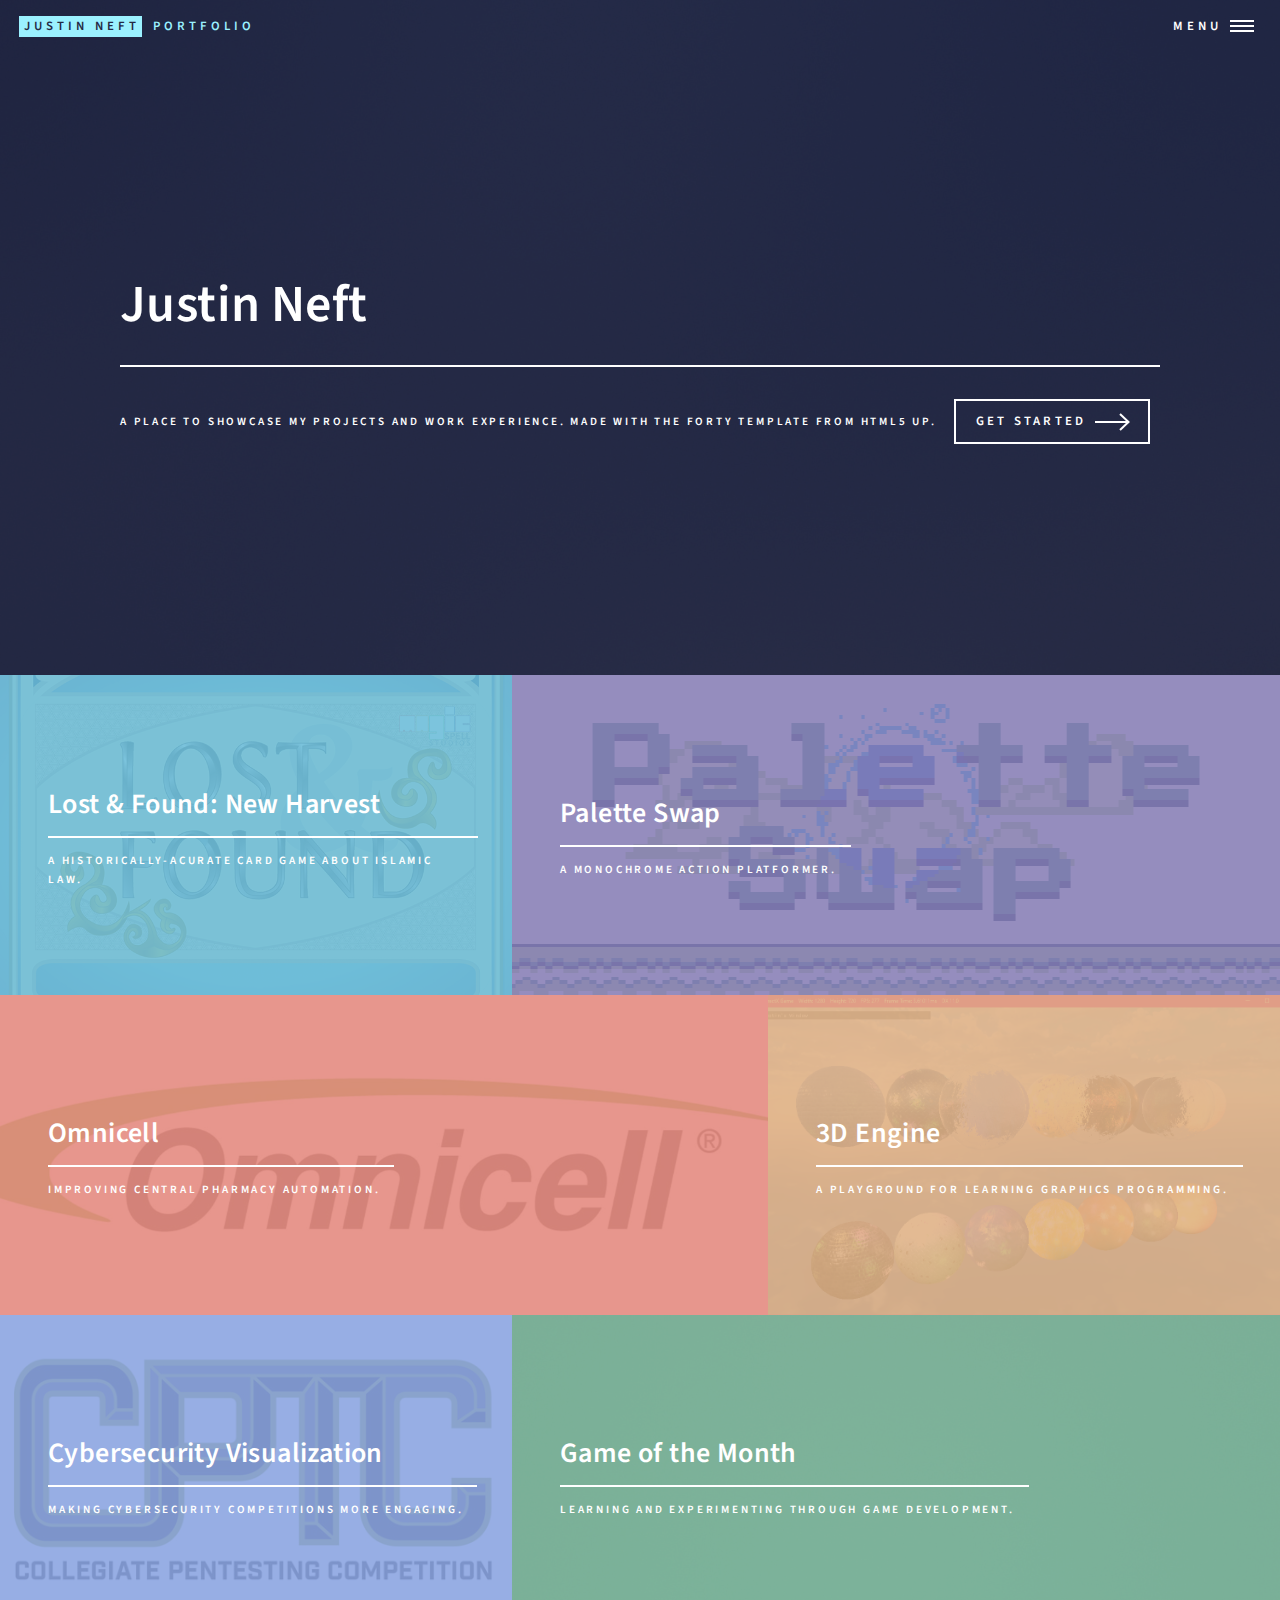
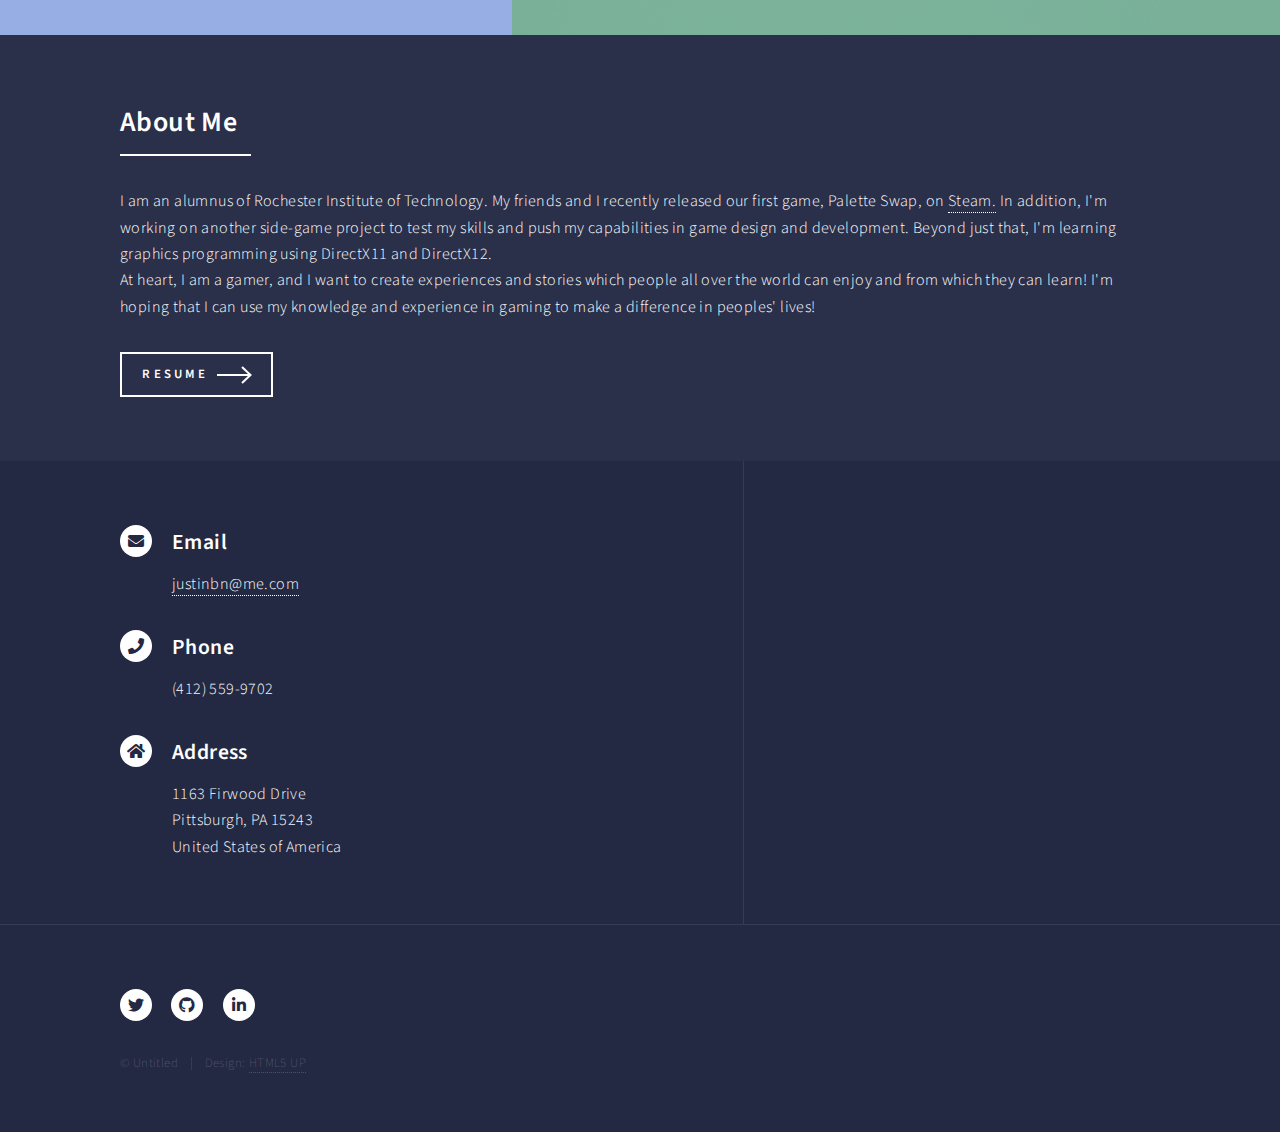
<file: index.html>
<!DOCTYPE HTML>
<!--
	Forty by HTML5 UP
	html5up.net | @ajlkn
	Free for personal and commercial use under the CCA 3.0 license (html5up.net/license)
-->
<html>
	<head>
		<title>Justin Neft</title>
		<meta charset="utf-8" />
		<meta name="viewport" content="width=device-width, initial-scale=1, user-scalable=no" />
		<link rel="stylesheet" href="assets/css/main.css" />
		<noscript><link rel="stylesheet" href="assets/css/noscript.css" /></noscript>
	</head>
	<body class="is-preload">

		<!-- Wrapper -->
			<div id="wrapper">

				<!-- Header -->
					<header id="header" class="alt">
						<a href="index.html" class="logo"><strong>Justin Neft</strong> <span>Portfolio</span></a>
						<nav>
							<a href="#menu">Menu</a>
						</nav>
					</header>

				<!-- Menu -->
					<nav id="menu">
						<ul class="links">
							<li><a href="index.html">Home</a></li>
							<li><a href="#main">Portfolio</a></li>
							<li><a href="resumeLanding.html">Resume</a></li>
							<li><a href="#contact">Contact</a></li>
						</ul>
					</nav>

				<!-- Banner -->
					<section id="banner" class="major">
						<div class="inner">
							<header class="major">
								<h1>Justin Neft</h1>
							</header>
							<div class="content">
								<p>A place to showcase my projects and work experience. Made with the Forty template from HTML5 Up.</p>
								<ul class="actions">
									<li><a href="#one" class="button next scrolly">Get Started</a></li>
								</ul>
							</div>
						</div>
					</section>

				<!-- Main -->
					<div id="main">

						<!-- One -->
							<section id="one" class="tiles">
								<article>
									<span class="image">
										<img src="images/lostAndFoundShopBackdrop.png" alt="" />
									</span>
									<header class="major">
										<h3><a href="lostAndFound.html" class="link">Lost & Found: New Harvest</a></h3>
										<p>A historically-acurate card game about Islamic law.</p>
									</header>
								</article>
								<article>
									<span class="image">
										<img src="images/paletteSwapBanner.png" alt="" />
									</span>
									<header class="major">
										<h3><a href="paletteSwap.html" class="link">Palette Swap</a></h3>
										<p>A monochrome action platformer.</p>
									</header>
								</article>
								<article>
									<span class="image">
										<img src="images/omnicellLogoBanner.png" alt="" />
									</span>
									<header class="major">
										<h3><a href="omnicell.html" class="link">Omnicell</a></h3>
										<p>Improving central pharmacy automation.</p>
									</header>
								</article>
								<article>
									<span class="image">
										<img src="images/dx11Spheres.png" alt="" />
									</span>
									<header class="major">
										<h3><a href="3dEngine.html" class="link">3D Engine</a></h3>
										<p>A playground for learning graphics programming.</p>
									</header>
								</article>
								<article>
									<span class="image">
										<img src="images/cptcLogo.png" alt="" />
									</span>
									<header class="major">
										<h3><a href="cptcVisualization.html" class="link">Cybersecurity Visualization</a></h3>
										<p>Making Cybersecurity competitions more engaging.</p>
									</header>
								</article>
								<article>
									<span class="image">
										<img src="images/pic06.jpg" alt="" />
									</span>
									<header class="major">
										<h3><a href="gameOfTheMonth.html" class="link">Game of the Month</a></h3>
										<p>Learning and experimenting through game development.</p>
									</header>
								</article>
							</section>

						<!-- Two -->
							<section id="two">
								<div class="inner">
									<header class="major">
										<h2>About Me</h2>
									</header>
									<p>I am an alumnus of Rochester Institute of Technology. My friends and I recently released our first game, Palette Swap, on <a href="https://store.steampowered.com/">Steam.</a> In addition, I'm working on another side-game project to test my skills and push my capabilities in game design and development. Beyond just that, I'm learning graphics programming using DirectX11 and DirectX12.
									<br>
									At heart, I am a gamer, and I want to create experiences and stories which people all over the world can enjoy and from which they can learn! I'm hoping that I can use my knowledge and experience in gaming to make a difference in peoples' lives!</p>
									<ul class="actions">
										<li><a href="resumeLanding.html" class="button next">Resume</a></li>
									</ul>
								</div>
							</section>

					</div>

				<!-- Contact -->
					<section id="contact">
						<div class="inner">
							<section>
								<section>
									<div class="contact-method">
										<span class="icon solid alt fa-envelope"></span>
										<h3>Email</h3>
										<a href="#">justinbn@me.com</a>
									</div>
								</section>
								<section>
									<div class="contact-method">
										<span class="icon solid alt fa-phone"></span>
										<h3>Phone</h3>
										<span>(412) 559-9702</span>
									</div>
								</section>
								<section>
									<div class="contact-method">
										<span class="icon solid alt fa-home"></span>
										<h3>Address</h3>
										<span>1163 Firwood Drive<br />
										Pittsburgh, PA 15243<br />
										United States of America</span>
									</div>
								</section>
							</section>
						</div>
					</section>

				<!-- Footer -->
					<footer id="footer">
						<div class="inner">
							<ul class="icons">
								<li><a href="https://twitter.com/Captainjj360" class="icon brands alt fa-twitter"><span class="label">Twitter</span></a></li>
								<li><a href="https://github.com/jj0629" class="icon brands alt fa-github"><span class="label">GitHub</span></a></li>
								<li><a href="https://www.linkedin.com/in/justin-neft-49b99a170/" class="icon brands alt fa-linkedin-in"><span class="label">LinkedIn</span></a></li>
							</ul>
							<ul class="copyright">
								<li>&copy; Untitled</li><li>Design: <a href="https://html5up.net">HTML5 UP</a></li>
							</ul>
						</div>
					</footer>

			</div>

		<!-- Scripts -->
			<script src="assets/js/jquery.min.js"></script>
			<script src="assets/js/jquery.scrolly.min.js"></script>
			<script src="assets/js/jquery.scrollex.min.js"></script>
			<script src="assets/js/browser.min.js"></script>
			<script src="assets/js/breakpoints.min.js"></script>
			<script src="assets/js/util.js"></script>
			<script src="assets/js/main.js"></script>

	</body>
</html>
</file>
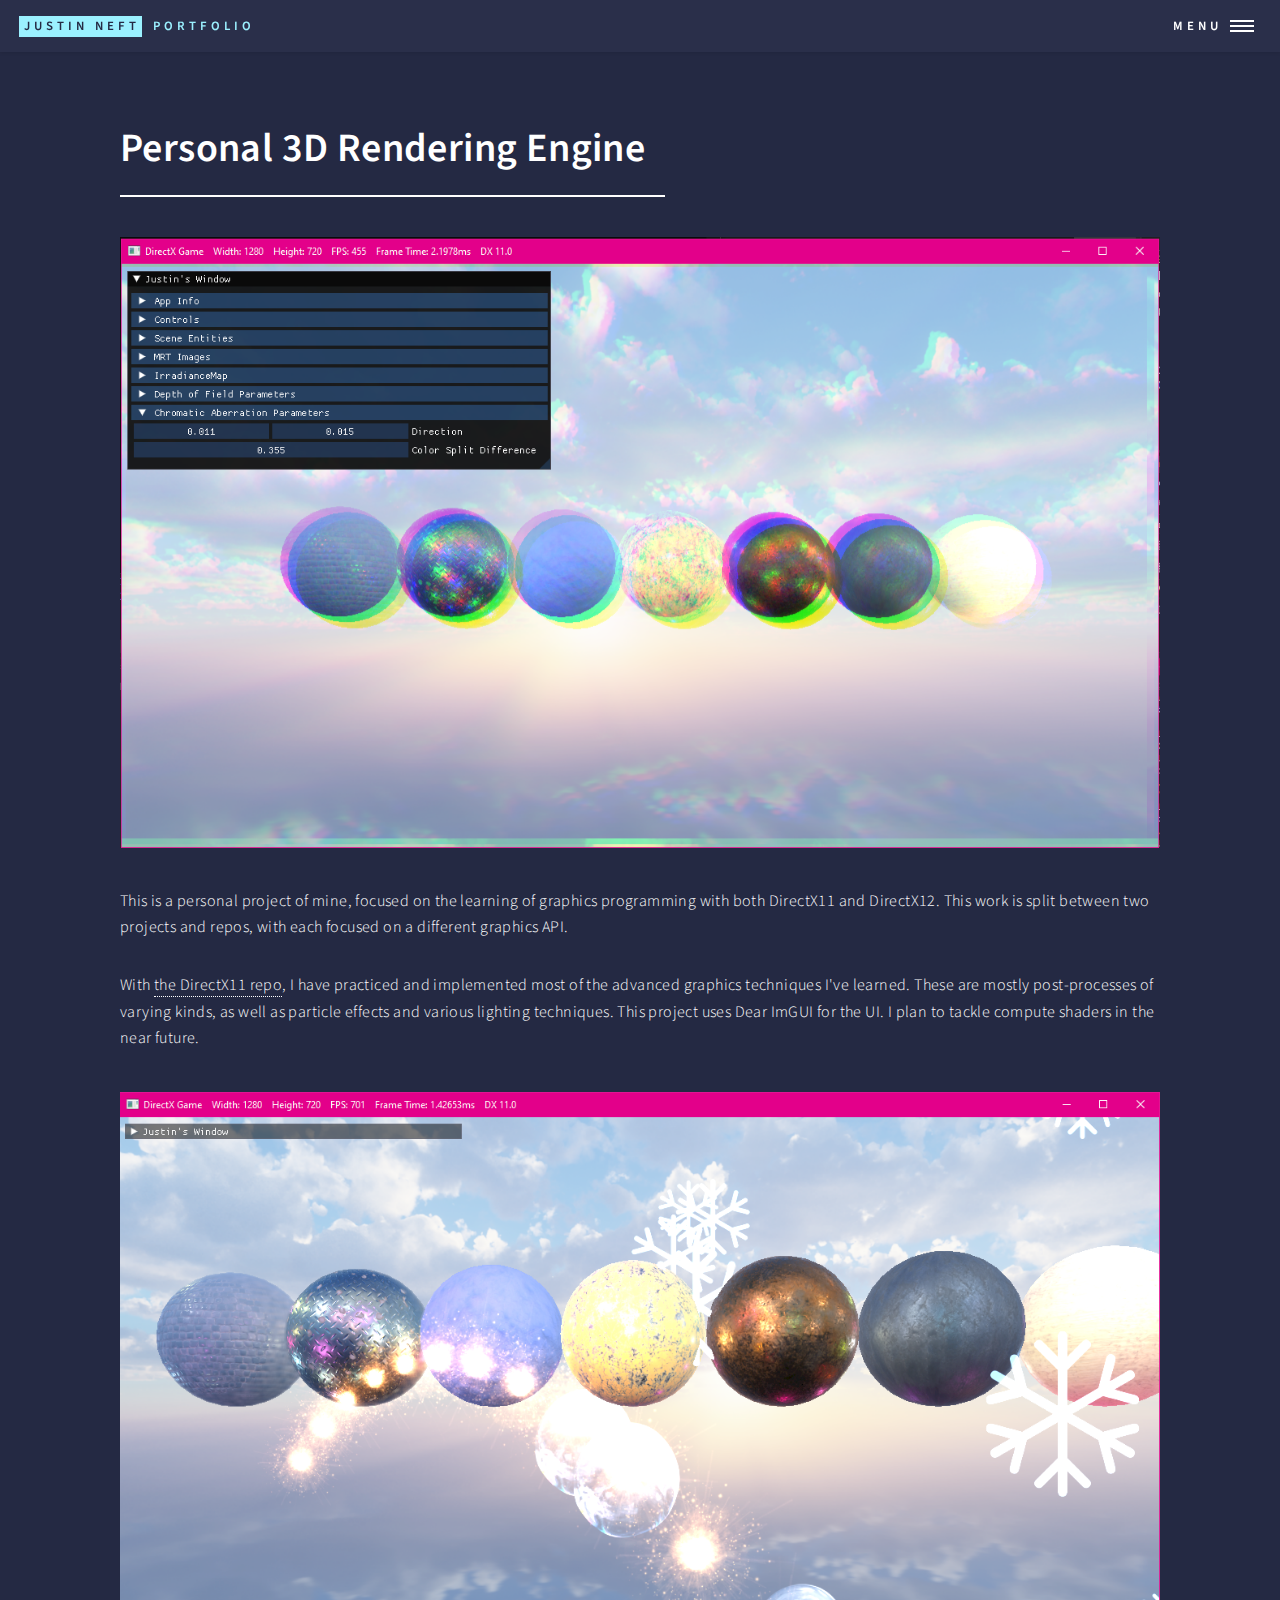
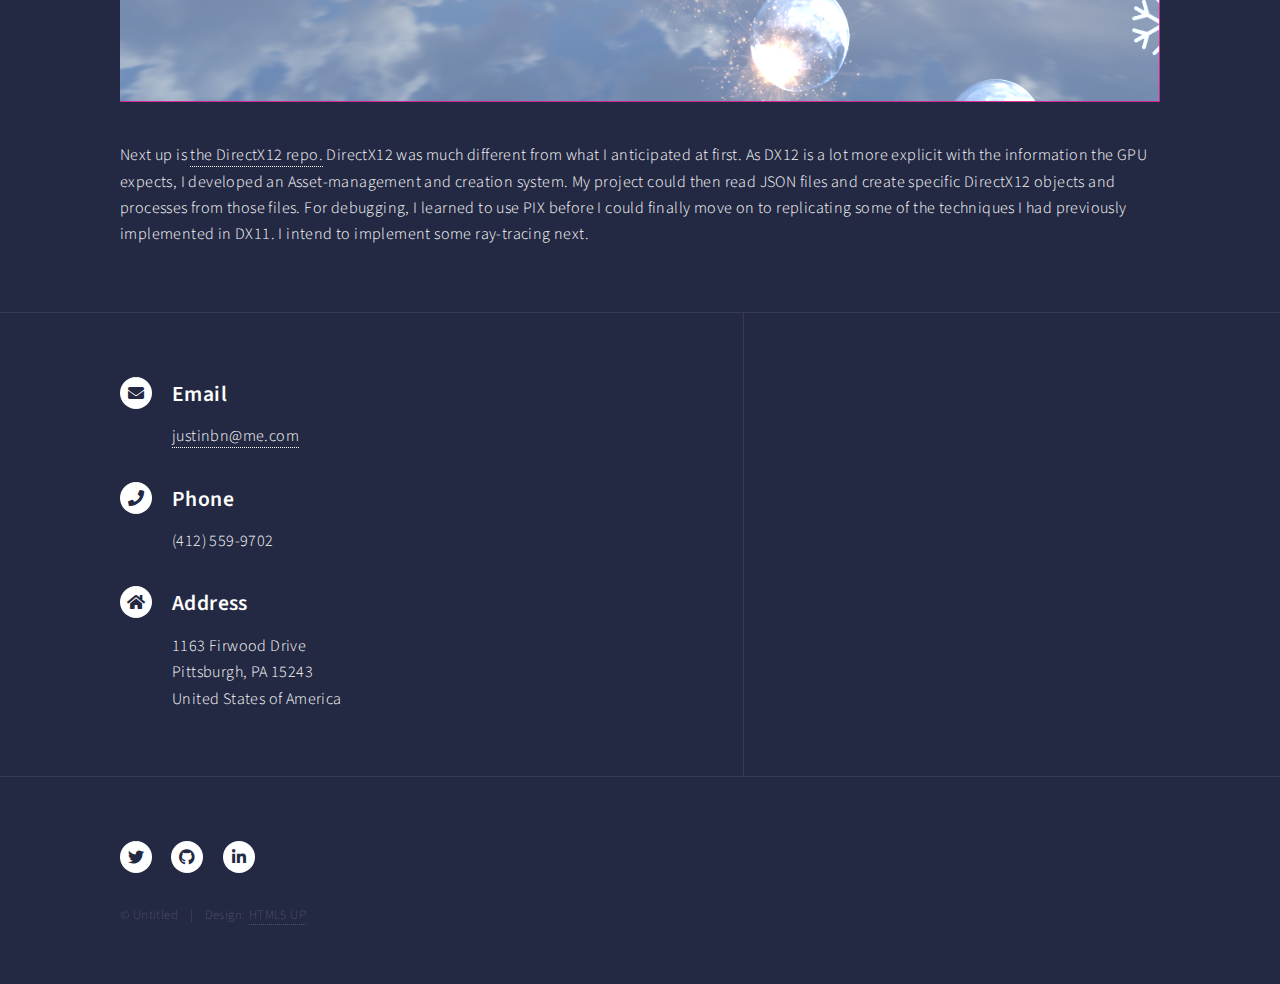
<file: 3dEngine.html>
<!DOCTYPE HTML>
<!--
	Forty by HTML5 UP
	html5up.net | @ajlkn
	Free for personal and commercial use under the CCA 3.0 license (html5up.net/license)
-->
<html>
	<head>
		<title>Justin Neft</title>
		<meta charset="utf-8" />
		<meta name="viewport" content="width=device-width, initial-scale=1, user-scalable=no" />
		<link rel="stylesheet" href="assets/css/main.css" />
		<noscript><link rel="stylesheet" href="assets/css/noscript.css" /></noscript>
	</head>
	<body class="is-preload">

		<!-- Wrapper -->
			<div id="wrapper">

				<!-- Header -->
					<header id="header">
						<a href="index.html" class="logo"><strong>Justin Neft</strong> <span>Portfolio</span></a>
						<nav>
							<a href="#menu">Menu</a>
						</nav>
					</header>

				<!-- Menu -->
					<nav id="menu">
						<ul class="links">
							<li><a href="index.html">Home</a></li>
							<li><a href="index.html">Portfolio</a></li>
							<li><a href="#">Resume</a></li>
							<li><a href="#contact">Contact</a></li>
						</ul>
					</nav>

				<!-- Main -->
					<div id="main" class="alt">

						<!-- One -->
							<section id="one">
								<div class="inner">
									<header class="major">
										<h1>Personal 3D Rendering Engine</h1>
									</header>
									<span class="image main"><img src="images/dx11ChromaticAberration.png" alt="" /></span>
									<p>This is a personal project of mine, focused on the learning of graphics programming with both DirectX11 and DirectX12. This work is split between two projects and repos, with each focused on a different graphics API.</p>
									<p>With <a href="https://github.com/jj0629/dx11-project">the DirectX11 repo</a>, I have practiced and implemented most of the advanced graphics techniques I've learned. These are mostly post-processes of varying kinds, as well as particle effects and various lighting techniques. This project uses Dear ImGUI for the UI. I plan to tackle compute shaders in the near future.</p>

									<span class="image main"><img src="images/dx11Particles.png" alt="" /></span>

									<p>Next up is <a href="https://github.com/jj0629/independent-study">the DirectX12 repo.</a> DirectX12 was much different from what I anticipated at first. As DX12 is a lot more explicit with the information the GPU expects, I developed an Asset-management and creation system. My project could then read JSON files and create specific DirectX12 objects and processes from those files. For debugging, I learned to use PIX before I could finally move on to replicating some of the techniques I had previously implemented in DX11. I intend to implement some ray-tracing next.</p>
								</div>
							</section>

					</div>

				<!-- Contact -->
				<section id="contact">
					<div class="inner">
						<section>
							<section>
								<div class="contact-method">
									<span class="icon solid alt fa-envelope"></span>
									<h3>Email</h3>
									<a href="#">justinbn@me.com</a>
								</div>
							</section>
							<section>
								<div class="contact-method">
									<span class="icon solid alt fa-phone"></span>
									<h3>Phone</h3>
									<span>(412) 559-9702</span>
								</div>
							</section>
							<section>
								<div class="contact-method">
									<span class="icon solid alt fa-home"></span>
									<h3>Address</h3>
									<span>1163 Firwood Drive<br />
									Pittsburgh, PA 15243<br />
									United States of America</span>
								</div>
							</section>
						</section>
					</div>
				</section>

				<!-- Footer -->
					<footer id="footer">
						<div class="inner">
							<ul class="icons">
								<li><a href="https://twitter.com/Captainjj360" class="icon brands alt fa-twitter"><span class="label">Twitter</span></a></li>
								<li><a href="https://github.com/jj0629" class="icon brands alt fa-github"><span class="label">GitHub</span></a></li>
								<li><a href="https://www.linkedin.com/in/justin-neft-49b99a170/" class="icon brands alt fa-linkedin-in"><span class="label">LinkedIn</span></a></li>
							</ul>
							<ul class="copyright">
								<li>&copy; Untitled</li><li>Design: <a href="https://html5up.net">HTML5 UP</a></li>
							</ul>
						</div>
					</footer>

			</div>

		<!-- Scripts -->
			<script src="assets/js/jquery.min.js"></script>
			<script src="assets/js/jquery.scrolly.min.js"></script>
			<script src="assets/js/jquery.scrollex.min.js"></script>
			<script src="assets/js/browser.min.js"></script>
			<script src="assets/js/breakpoints.min.js"></script>
			<script src="assets/js/util.js"></script>
			<script src="assets/js/main.js"></script>

	</body>
</html>
</file>
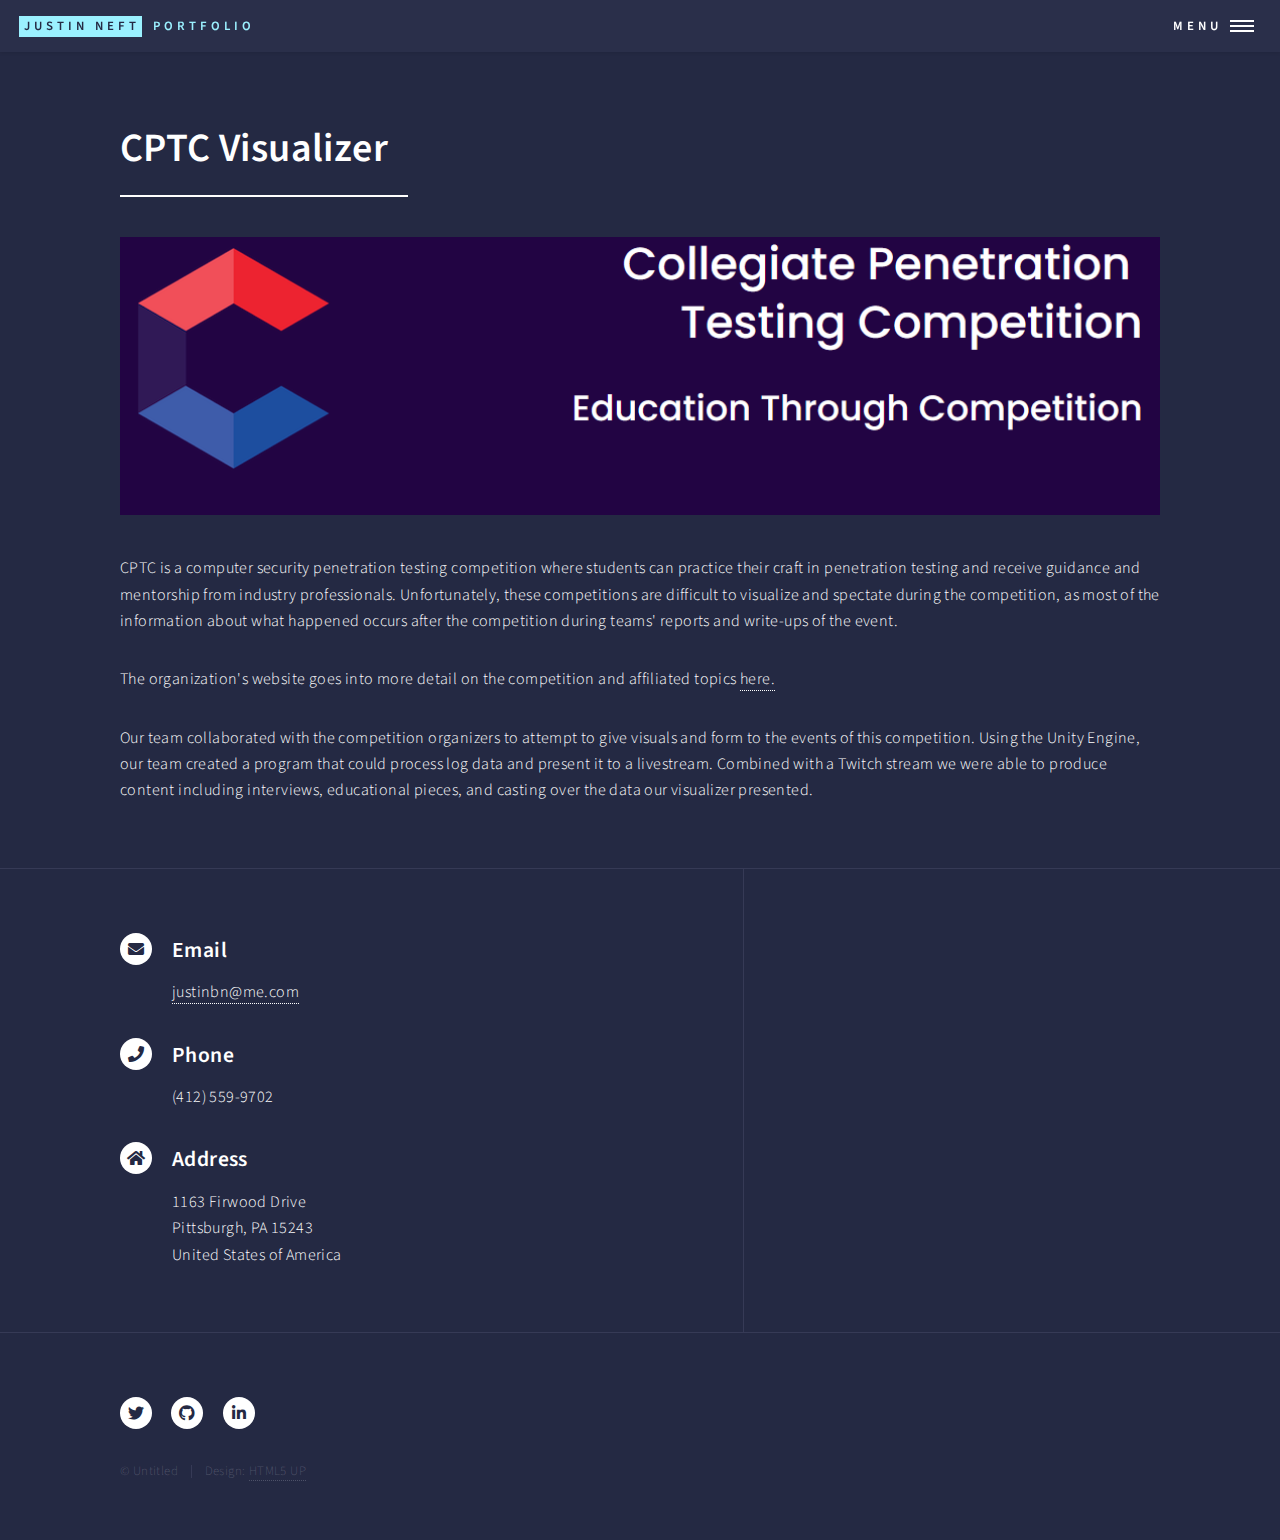
<file: cptcVisualization.html>
<!DOCTYPE HTML>
<!--
	Forty by HTML5 UP
	html5up.net | @ajlkn
	Free for personal and commercial use under the CCA 3.0 license (html5up.net/license)
-->
<html>
	<head>
		<title>Justin Neft</title>
		<meta charset="utf-8" />
		<meta name="viewport" content="width=device-width, initial-scale=1, user-scalable=no" />
		<link rel="stylesheet" href="assets/css/main.css" />
		<noscript><link rel="stylesheet" href="assets/css/noscript.css" /></noscript>
	</head>
	<body class="is-preload">

		<!-- Wrapper -->
			<div id="wrapper">

				<!-- Header -->
					<header id="header">
						<a href="index.html" class="logo"><strong>Justin Neft</strong> <span>Portfolio</span></a>
						<nav>
							<a href="#menu">Menu</a>
						</nav>
					</header>

				<!-- Menu -->
					<nav id="menu">
						<ul class="links">
							<li><a href="index.html">Home</a></li>
							<li><a href="index.html">Portfolio</a></li>
							<li><a href="#">Resume</a></li>
							<li><a href="#contact">Contact</a></li>
						</ul>
					</nav>

				<!-- Main -->
					<div id="main" class="alt">

						<!-- One -->
							<section id="one">
								<div class="inner">
									<header class="major">
										<h1>CPTC Visualizer</h1>
									</header>
									<span class="image main"><a href="https://cp.tc/"><img src="images/cptcBanner.png" alt="" /></a></span>
									<p>CPTC is a computer security penetration testing competition where students can practice their craft in penetration testing and receive guidance and mentorship from industry professionals. Unfortunately, these competitions are difficult to visualize and spectate during the competition, as most of the information about what happened occurs after the competition during teams' reports and write-ups of the event.</p>
									<p>The organization's website goes into more detail on the competition and affiliated topics <a href="https://cp.tc/">here.</a></p>
									<p>Our team collaborated with the competition organizers to attempt to give visuals and form to the events of this competition. Using the Unity Engine, our team created a program that could process log data and present it to a livestream. Combined with a Twitch stream we were able to produce content including interviews, educational pieces, and casting over the data our visualizer presented.</p>
								</div>
							</section>

					</div>

				<!-- Contact -->
				<section id="contact">
					<div class="inner">
						<section>
							<section>
								<div class="contact-method">
									<span class="icon solid alt fa-envelope"></span>
									<h3>Email</h3>
									<a href="#">justinbn@me.com</a>
								</div>
							</section>
							<section>
								<div class="contact-method">
									<span class="icon solid alt fa-phone"></span>
									<h3>Phone</h3>
									<span>(412) 559-9702</span>
								</div>
							</section>
							<section>
								<div class="contact-method">
									<span class="icon solid alt fa-home"></span>
									<h3>Address</h3>
									<span>1163 Firwood Drive<br />
									Pittsburgh, PA 15243<br />
									United States of America</span>
								</div>
							</section>
						</section>
					</div>
				</section>

				<!-- Footer -->
					<footer id="footer">
						<div class="inner">
							<ul class="icons">
								<li><a href="https://twitter.com/Captainjj360" class="icon brands alt fa-twitter"><span class="label">Twitter</span></a></li>
								<li><a href="https://github.com/jj0629" class="icon brands alt fa-github"><span class="label">GitHub</span></a></li>
								<li><a href="https://www.linkedin.com/in/justin-neft-49b99a170/" class="icon brands alt fa-linkedin-in"><span class="label">LinkedIn</span></a></li>
							</ul>
							<ul class="copyright">
								<li>&copy; Untitled</li><li>Design: <a href="https://html5up.net">HTML5 UP</a></li>
							</ul>
						</div>
					</footer>

			</div>

		<!-- Scripts -->
			<script src="assets/js/jquery.min.js"></script>
			<script src="assets/js/jquery.scrolly.min.js"></script>
			<script src="assets/js/jquery.scrollex.min.js"></script>
			<script src="assets/js/browser.min.js"></script>
			<script src="assets/js/breakpoints.min.js"></script>
			<script src="assets/js/util.js"></script>
			<script src="assets/js/main.js"></script>

	</body>
</html>
</file>
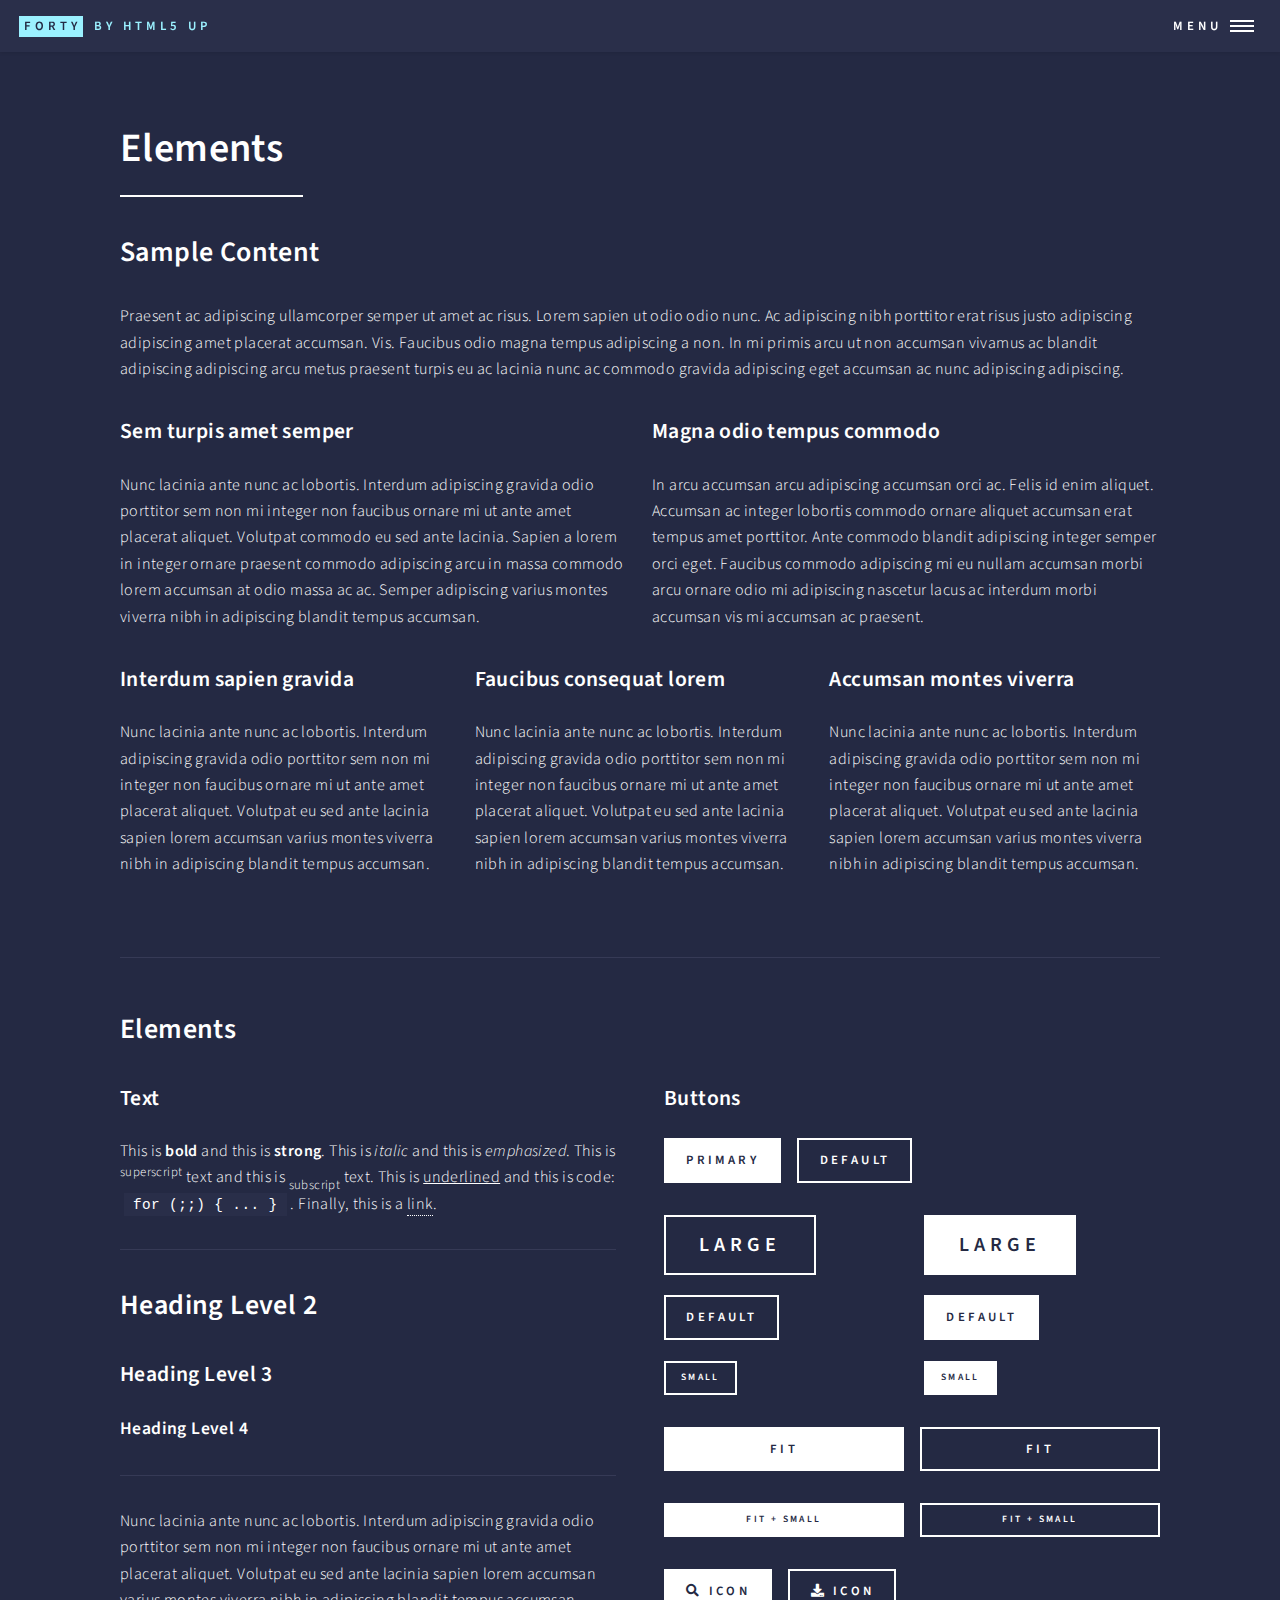
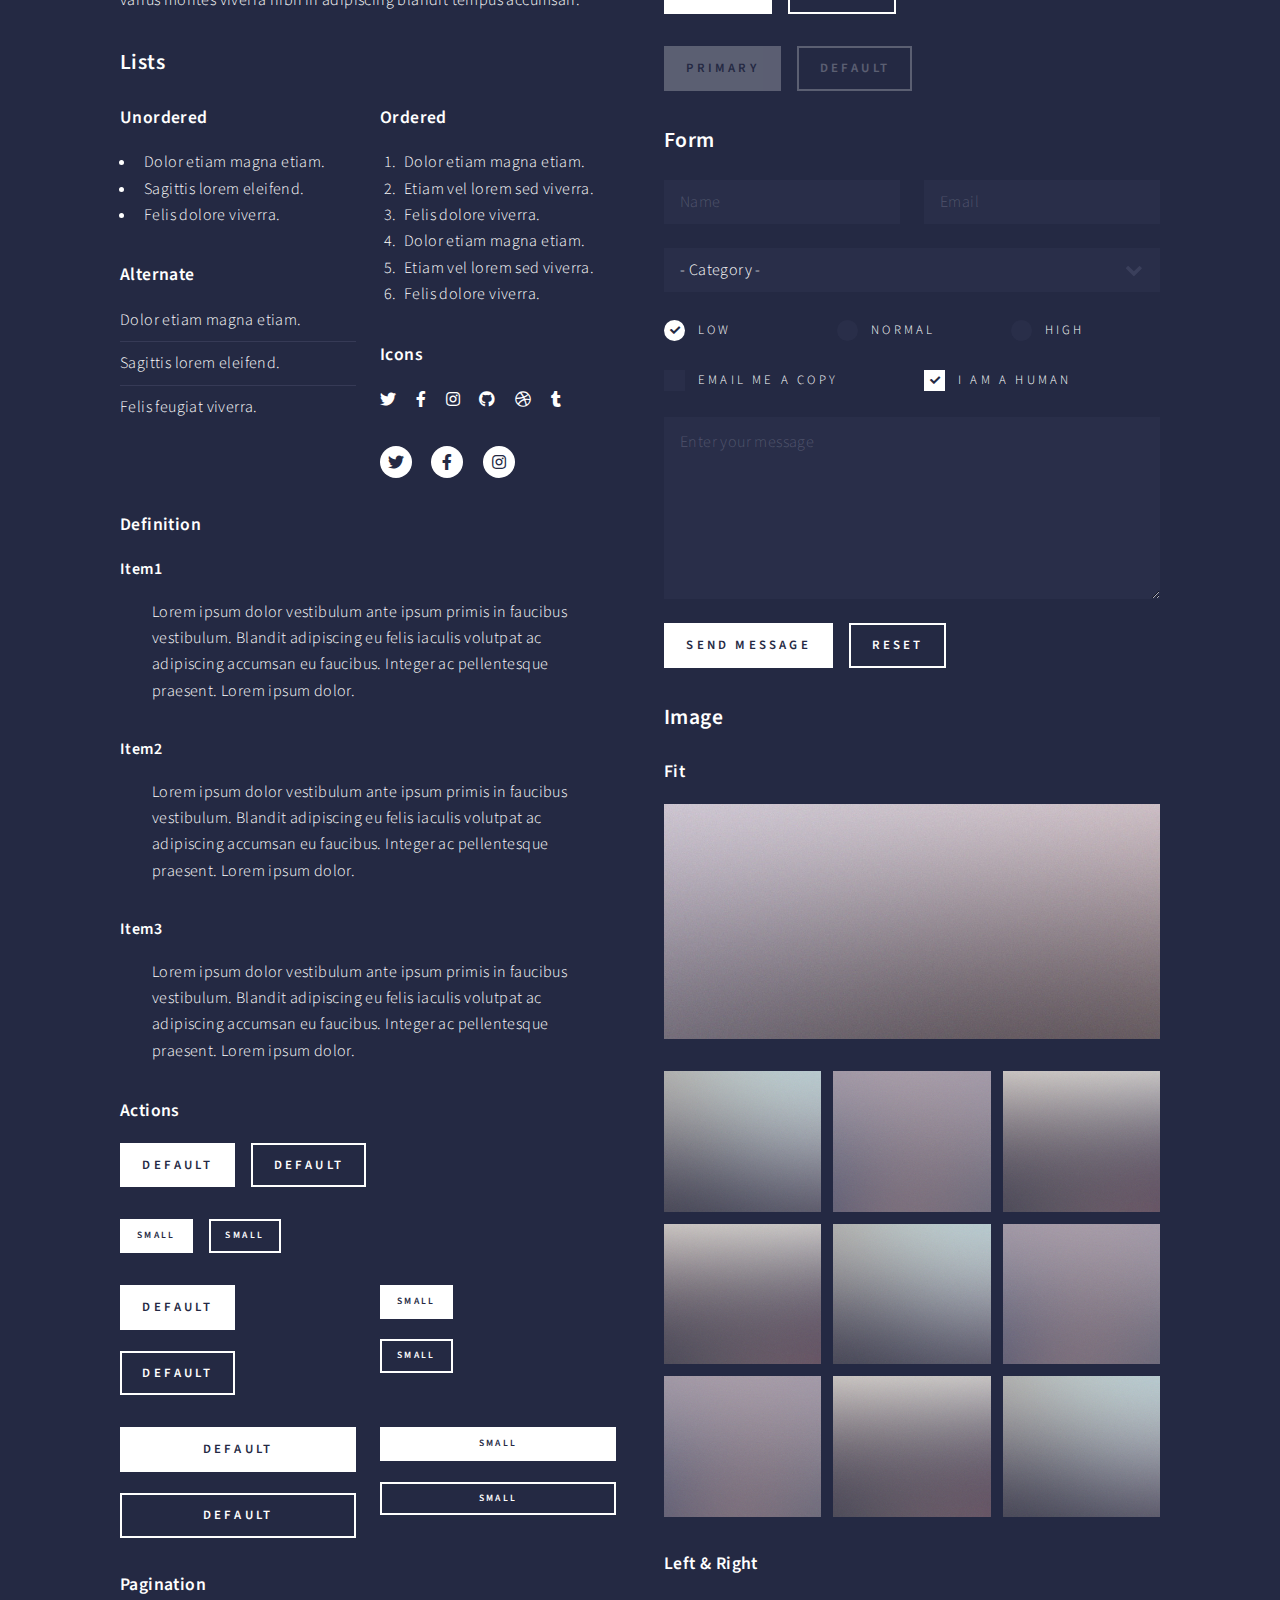
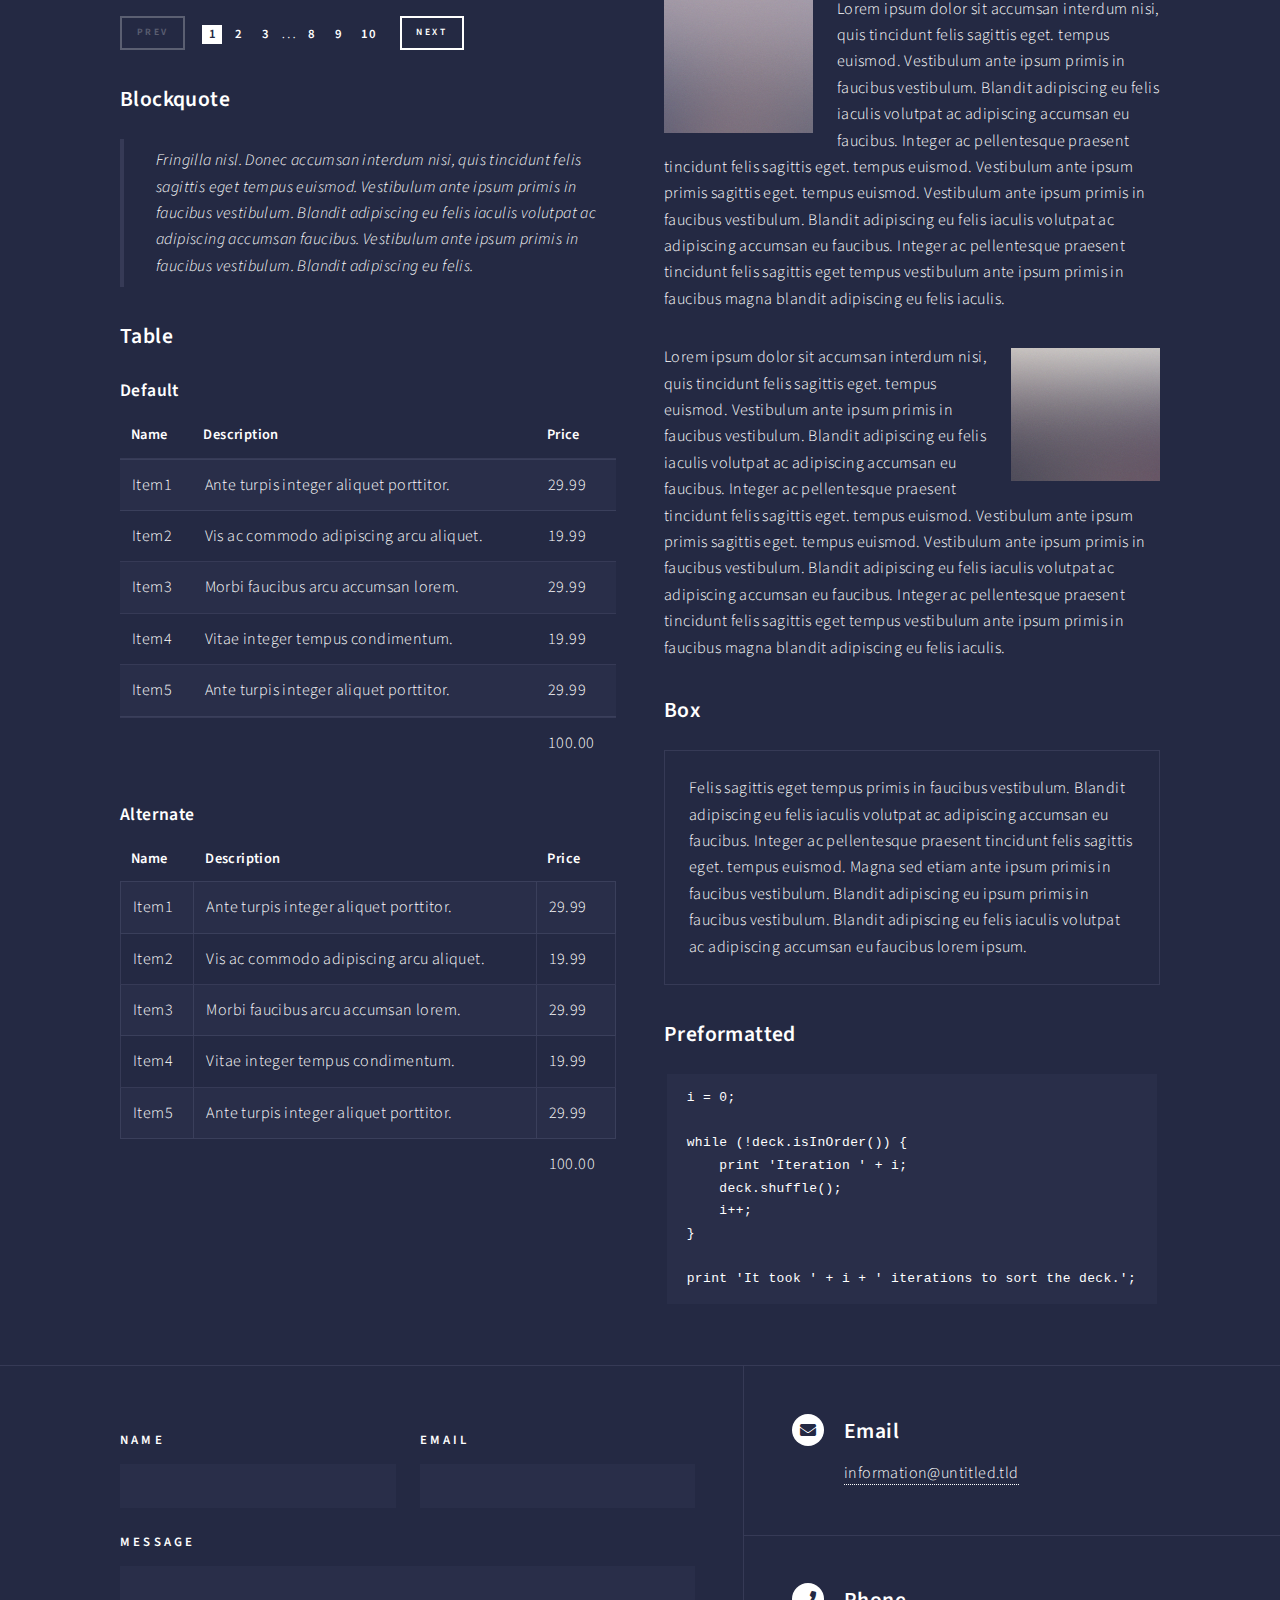
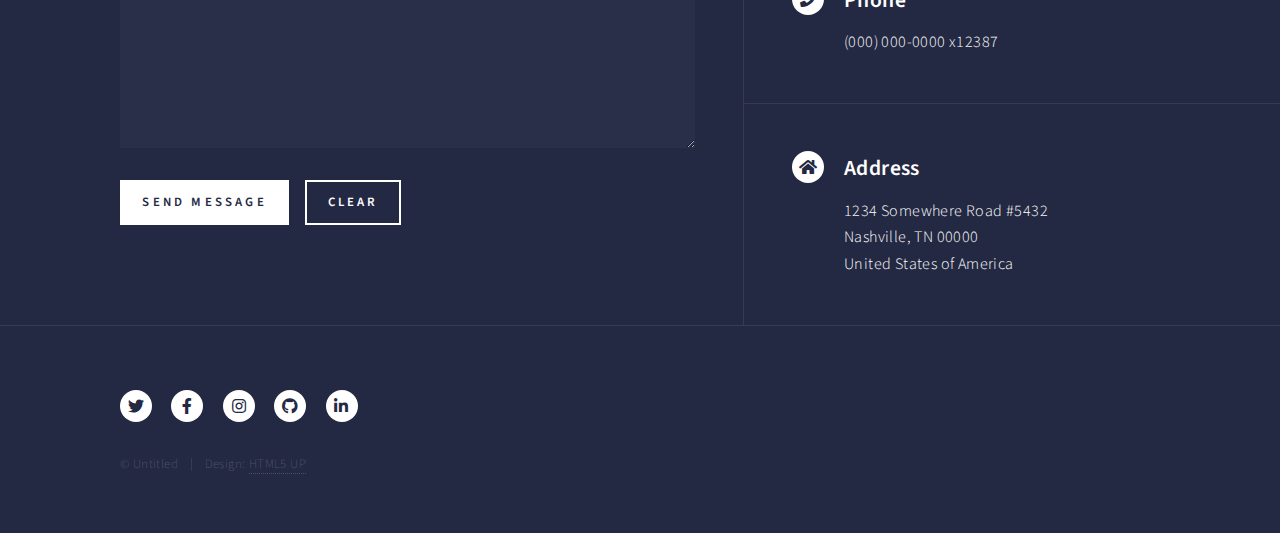
<file: elements.html>
<!DOCTYPE HTML>
<!--
	Forty by HTML5 UP
	html5up.net | @ajlkn
	Free for personal and commercial use under the CCA 3.0 license (html5up.net/license)
-->
<html>
	<head>
		<title>Elements - Forty by HTML5 UP</title>
		<meta charset="utf-8" />
		<meta name="viewport" content="width=device-width, initial-scale=1, user-scalable=no" />
		<link rel="stylesheet" href="assets/css/main.css" />
		<noscript><link rel="stylesheet" href="assets/css/noscript.css" /></noscript>
	</head>
	<body class="is-preload">

		<!-- Wrapper -->
			<div id="wrapper">

				<!-- Header -->
					<header id="header">
						<a href="index.html" class="logo"><strong>Forty</strong> <span>by HTML5 UP</span></a>
						<nav>
							<a href="#menu">Menu</a>
						</nav>
					</header>

				<!-- Menu -->
					<nav id="menu">
						<ul class="links">
							<li><a href="index.html">Home</a></li>
							<li><a href="landing.html">Landing</a></li>
							<li><a href="generic.html">Generic</a></li>
							<li><a href="elements.html">Elements</a></li>
						</ul>
						<ul class="actions stacked">
							<li><a href="#" class="button primary fit">Get Started</a></li>
							<li><a href="#" class="button fit">Log In</a></li>
						</ul>
					</nav>

				<!-- Main -->
					<div id="main" class="alt">

						<!-- One -->
							<section id="one">
								<div class="inner">
									<header class="major">
										<h1>Elements</h1>
									</header>

									<!-- Content -->
										<h2 id="content">Sample Content</h2>
										<p>Praesent ac adipiscing ullamcorper semper ut amet ac risus. Lorem sapien ut odio odio nunc. Ac adipiscing nibh porttitor erat risus justo adipiscing adipiscing amet placerat accumsan. Vis. Faucibus odio magna tempus adipiscing a non. In mi primis arcu ut non accumsan vivamus ac blandit adipiscing adipiscing arcu metus praesent turpis eu ac lacinia nunc ac commodo gravida adipiscing eget accumsan ac nunc adipiscing adipiscing.</p>
										<div class="row">
											<div class="col-6 col-12-small">
												<h3>Sem turpis amet semper</h3>
												<p>Nunc lacinia ante nunc ac lobortis. Interdum adipiscing gravida odio porttitor sem non mi integer non faucibus ornare mi ut ante amet placerat aliquet. Volutpat commodo eu sed ante lacinia. Sapien a lorem in integer ornare praesent commodo adipiscing arcu in massa commodo lorem accumsan at odio massa ac ac. Semper adipiscing varius montes viverra nibh in adipiscing blandit tempus accumsan.</p>
											</div>
											<div class="col-6 col-12-small">
												<h3>Magna odio tempus commodo</h3>
												<p>In arcu accumsan arcu adipiscing accumsan orci ac. Felis id enim aliquet. Accumsan ac integer lobortis commodo ornare aliquet accumsan erat tempus amet porttitor. Ante commodo blandit adipiscing integer semper orci eget. Faucibus commodo adipiscing mi eu nullam accumsan morbi arcu ornare odio mi adipiscing nascetur lacus ac interdum morbi accumsan vis mi accumsan ac praesent.</p>
											</div>
											<!-- Break -->
											<div class="col-4 col-12-medium">
												<h3>Interdum sapien gravida</h3>
												<p>Nunc lacinia ante nunc ac lobortis. Interdum adipiscing gravida odio porttitor sem non mi integer non faucibus ornare mi ut ante amet placerat aliquet. Volutpat eu sed ante lacinia sapien lorem accumsan varius montes viverra nibh in adipiscing blandit tempus accumsan.</p>
											</div>
											<div class="col-4 col-12-medium">
												<h3>Faucibus consequat lorem</h3>
												<p>Nunc lacinia ante nunc ac lobortis. Interdum adipiscing gravida odio porttitor sem non mi integer non faucibus ornare mi ut ante amet placerat aliquet. Volutpat eu sed ante lacinia sapien lorem accumsan varius montes viverra nibh in adipiscing blandit tempus accumsan.</p>
											</div>
											<div class="col-4 col-12-medium">
												<h3>Accumsan montes viverra</h3>
												<p>Nunc lacinia ante nunc ac lobortis. Interdum adipiscing gravida odio porttitor sem non mi integer non faucibus ornare mi ut ante amet placerat aliquet. Volutpat eu sed ante lacinia sapien lorem accumsan varius montes viverra nibh in adipiscing blandit tempus accumsan.</p>
											</div>
										</div>

									<hr class="major" />

									<!-- Elements -->
										<h2 id="elements">Elements</h2>
										<div class="row gtr-200">
											<div class="col-6 col-12-medium">

												<!-- Text stuff -->
													<h3>Text</h3>
													<p>This is <b>bold</b> and this is <strong>strong</strong>. This is <i>italic</i> and this is <em>emphasized</em>.
													This is <sup>superscript</sup> text and this is <sub>subscript</sub> text.
													This is <u>underlined</u> and this is code: <code>for (;;) { ... }</code>.
													Finally, this is a <a href="#">link</a>.</p>
													<hr />
													<h2>Heading Level 2</h2>
													<h3>Heading Level 3</h3>
													<h4>Heading Level 4</h4>
													<hr />
													<p>Nunc lacinia ante nunc ac lobortis. Interdum adipiscing gravida odio porttitor sem non mi integer non faucibus ornare mi ut ante amet placerat aliquet. Volutpat eu sed ante lacinia sapien lorem accumsan varius montes viverra nibh in adipiscing blandit tempus accumsan.</p>

												<!-- Lists -->
													<h3>Lists</h3>
													<div class="row">
														<div class="col-6 col-12-small">

															<h4>Unordered</h4>
															<ul>
																<li>Dolor etiam magna etiam.</li>
																<li>Sagittis lorem eleifend.</li>
																<li>Felis dolore viverra.</li>
															</ul>

															<h4>Alternate</h4>
															<ul class="alt">
																<li>Dolor etiam magna etiam.</li>
																<li>Sagittis lorem eleifend.</li>
																<li>Felis feugiat viverra.</li>
															</ul>

														</div>
														<div class="col-6 col-12-small">

															<h4>Ordered</h4>
															<ol>
																<li>Dolor etiam magna etiam.</li>
																<li>Etiam vel lorem sed viverra.</li>
																<li>Felis dolore viverra.</li>
																<li>Dolor etiam magna etiam.</li>
																<li>Etiam vel lorem sed viverra.</li>
																<li>Felis dolore viverra.</li>
															</ol>

															<h4>Icons</h4>
															<ul class="icons">
																<li><a href="#" class="icon brands fa-twitter"><span class="label">Twitter</span></a></li>
																<li><a href="#" class="icon brands fa-facebook-f"><span class="label">Facebook</span></a></li>
																<li><a href="#" class="icon brands fa-instagram"><span class="label">Instagram</span></a></li>
																<li><a href="#" class="icon brands fa-github"><span class="label">Github</span></a></li>
																<li><a href="#" class="icon brands fa-dribbble"><span class="label">Dribbble</span></a></li>
																<li><a href="#" class="icon brands fa-tumblr"><span class="label">Tumblr</span></a></li>
															</ul>
															<ul class="icons">
																<li><a href="#" class="icon brands alt fa-twitter"><span class="label">Twitter</span></a></li>
																<li><a href="#" class="icon brands alt fa-facebook-f"><span class="label">Facebook</span></a></li>
																<li><a href="#" class="icon brands alt fa-instagram"><span class="label">Instagram</span></a></li>
															</ul>

														</div>
													</div>
													<h4>Definition</h4>
													<dl>
														<dt>Item1</dt>
														<dd>
															<p>Lorem ipsum dolor vestibulum ante ipsum primis in faucibus vestibulum. Blandit adipiscing eu felis iaculis volutpat ac adipiscing accumsan eu faucibus. Integer ac pellentesque praesent. Lorem ipsum dolor.</p>
														</dd>
														<dt>Item2</dt>
														<dd>
															<p>Lorem ipsum dolor vestibulum ante ipsum primis in faucibus vestibulum. Blandit adipiscing eu felis iaculis volutpat ac adipiscing accumsan eu faucibus. Integer ac pellentesque praesent. Lorem ipsum dolor.</p>
														</dd>
														<dt>Item3</dt>
														<dd>
															<p>Lorem ipsum dolor vestibulum ante ipsum primis in faucibus vestibulum. Blandit adipiscing eu felis iaculis volutpat ac adipiscing accumsan eu faucibus. Integer ac pellentesque praesent. Lorem ipsum dolor.</p>
														</dd>
													</dl>

													<h4>Actions</h4>
													<ul class="actions">
														<li><a href="#" class="button primary">Default</a></li>
														<li><a href="#" class="button">Default</a></li>
													</ul>
													<ul class="actions small">
														<li><a href="#" class="button primary small">Small</a></li>
														<li><a href="#" class="button small">Small</a></li>
													</ul>
													<div class="row">
														<div class="col-6 col-12-small">
															<ul class="actions stacked">
																<li><a href="#" class="button primary">Default</a></li>
																<li><a href="#" class="button">Default</a></li>
															</ul>
														</div>
														<div class="col-6 col-12-small">
															<ul class="actions stacked">
																<li><a href="#" class="button primary small">Small</a></li>
																<li><a href="#" class="button small">Small</a></li>
															</ul>
														</div>
														<div class="col-6 col-12-small">
															<ul class="actions stacked">
																<li><a href="#" class="button primary fit">Default</a></li>
																<li><a href="#" class="button fit">Default</a></li>
															</ul>
														</div>
														<div class="col-6 col-12-small">
															<ul class="actions stacked">
																<li><a href="#" class="button primary small fit">Small</a></li>
																<li><a href="#" class="button small fit">Small</a></li>
															</ul>
														</div>
													</div>

													<h4>Pagination</h4>
													<ul class="pagination">
														<li><span class="button small disabled">Prev</span></li>
														<li><a href="#" class="page active">1</a></li>
														<li><a href="#" class="page">2</a></li>
														<li><a href="#" class="page">3</a></li>
														<li><span>&hellip;</span></li>
														<li><a href="#" class="page">8</a></li>
														<li><a href="#" class="page">9</a></li>
														<li><a href="#" class="page">10</a></li>
														<li><a href="#" class="button small">Next</a></li>
													</ul>

												<!-- Blockquote -->
													<h3>Blockquote</h3>
													<blockquote>Fringilla nisl. Donec accumsan interdum nisi, quis tincidunt felis sagittis eget tempus euismod. Vestibulum ante ipsum primis in faucibus vestibulum. Blandit adipiscing eu felis iaculis volutpat ac adipiscing accumsan faucibus. Vestibulum ante ipsum primis in faucibus vestibulum. Blandit adipiscing eu felis.</blockquote>

												<!-- Table -->
													<h3>Table</h3>

													<h4>Default</h4>
													<div class="table-wrapper">
														<table>
															<thead>
																<tr>
																	<th>Name</th>
																	<th>Description</th>
																	<th>Price</th>
																</tr>
															</thead>
															<tbody>
																<tr>
																	<td>Item1</td>
																	<td>Ante turpis integer aliquet porttitor.</td>
																	<td>29.99</td>
																</tr>
																<tr>
																	<td>Item2</td>
																	<td>Vis ac commodo adipiscing arcu aliquet.</td>
																	<td>19.99</td>
																</tr>
																<tr>
																	<td>Item3</td>
																	<td> Morbi faucibus arcu accumsan lorem.</td>
																	<td>29.99</td>
																</tr>
																<tr>
																	<td>Item4</td>
																	<td>Vitae integer tempus condimentum.</td>
																	<td>19.99</td>
																</tr>
																<tr>
																	<td>Item5</td>
																	<td>Ante turpis integer aliquet porttitor.</td>
																	<td>29.99</td>
																</tr>
															</tbody>
															<tfoot>
																<tr>
																	<td colspan="2"></td>
																	<td>100.00</td>
																</tr>
															</tfoot>
														</table>
													</div>

													<h4>Alternate</h4>
													<div class="table-wrapper">
														<table class="alt">
															<thead>
																<tr>
																	<th>Name</th>
																	<th>Description</th>
																	<th>Price</th>
																</tr>
															</thead>
															<tbody>
																<tr>
																	<td>Item1</td>
																	<td>Ante turpis integer aliquet porttitor.</td>
																	<td>29.99</td>
																</tr>
																<tr>
																	<td>Item2</td>
																	<td>Vis ac commodo adipiscing arcu aliquet.</td>
																	<td>19.99</td>
																</tr>
																<tr>
																	<td>Item3</td>
																	<td> Morbi faucibus arcu accumsan lorem.</td>
																	<td>29.99</td>
																</tr>
																<tr>
																	<td>Item4</td>
																	<td>Vitae integer tempus condimentum.</td>
																	<td>19.99</td>
																</tr>
																<tr>
																	<td>Item5</td>
																	<td>Ante turpis integer aliquet porttitor.</td>
																	<td>29.99</td>
																</tr>
															</tbody>
															<tfoot>
																<tr>
																	<td colspan="2"></td>
																	<td>100.00</td>
																</tr>
															</tfoot>
														</table>
													</div>

											</div>
											<div class="col-6 col-12-medium">

												<!-- Buttons -->
													<h3>Buttons</h3>
													<ul class="actions">
														<li><a href="#" class="button primary">Primary</a></li>
														<li><a href="#" class="button">Default</a></li>
													</ul>
													<div class="row">
														<div class="col-6 col-12-xsmall">
															<ul class="actions stacked">
																<li><a href="#" class="button large">Large</a></li>
																<li><a href="#" class="button">Default</a></li>
																<li><a href="#" class="button small">Small</a></li>
															</ul>
														</div>
														<div class="col-6 col-12-xsmall">
															<ul class="actions stacked">
																<li><a href="#" class="button primary large">Large</a></li>
																<li><a href="#" class="button primary">Default</a></li>
																<li><a href="#" class="button primary small">Small</a></li>
															</ul>
														</div>
													</div>
													<ul class="actions fit">
														<li><a href="#" class="button primary fit">Fit</a></li>
														<li><a href="#" class="button fit">Fit</a></li>
													</ul>
													<ul class="actions fit small">
														<li><a href="#" class="button primary fit small">Fit + Small</a></li>
														<li><a href="#" class="button fit small">Fit + Small</a></li>
													</ul>
													<ul class="actions">
														<li><a href="#" class="button primary icon solid fa-search">Icon</a></li>
														<li><a href="#" class="button icon solid fa-download">Icon</a></li>
													</ul>
													<ul class="actions">
														<li><span class="button primary disabled">Primary</span></li>
														<li><span class="button disabled">Default</span></li>
													</ul>

												<!-- Form -->
													<h3>Form</h3>

													<form method="post" action="#">
														<div class="row gtr-uniform">
															<div class="col-6 col-12-xsmall">
																<input type="text" name="demo-name" id="demo-name" value="" placeholder="Name" />
															</div>
															<div class="col-6 col-12-xsmall">
																<input type="email" name="demo-email" id="demo-email" value="" placeholder="Email" />
															</div>
															<!-- Break -->
															<div class="col-12">
																<select name="demo-category" id="demo-category">
																	<option value="">- Category -</option>
																	<option value="1">Manufacturing</option>
																	<option value="1">Shipping</option>
																	<option value="1">Administration</option>
																	<option value="1">Human Resources</option>
																</select>
															</div>
															<!-- Break -->
															<div class="col-4 col-12-small">
																<input type="radio" id="demo-priority-low" name="demo-priority" checked>
																<label for="demo-priority-low">Low</label>
															</div>
															<div class="col-4 col-12-small">
																<input type="radio" id="demo-priority-normal" name="demo-priority">
																<label for="demo-priority-normal">Normal</label>
															</div>
															<div class="col-4 col-12-small">
																<input type="radio" id="demo-priority-high" name="demo-priority">
																<label for="demo-priority-high">High</label>
															</div>
															<!-- Break -->
															<div class="col-6 col-12-small">
																<input type="checkbox" id="demo-copy" name="demo-copy">
																<label for="demo-copy">Email me a copy</label>
															</div>
															<div class="col-6 col-12-small">
																<input type="checkbox" id="demo-human" name="demo-human" checked>
																<label for="demo-human">I am a human</label>
															</div>
															<!-- Break -->
															<div class="col-12">
																<textarea name="demo-message" id="demo-message" placeholder="Enter your message" rows="6"></textarea>
															</div>
															<!-- Break -->
															<div class="col-12">
																<ul class="actions">
																	<li><input type="submit" value="Send Message" class="primary" /></li>
																	<li><input type="reset" value="Reset" /></li>
																</ul>
															</div>
														</div>
													</form>

												<!-- Image -->
													<h3>Image</h3>

													<h4>Fit</h4>
													<span class="image fit"><img src="images/pic03.jpg" alt="" /></span>
													<div class="box alt">
														<div class="row gtr-50 gtr-uniform">
															<div class="col-4"><span class="image fit"><img src="images/pic08.jpg" alt="" /></span></div>
															<div class="col-4"><span class="image fit"><img src="images/pic09.jpg" alt="" /></span></div>
															<div class="col-4"><span class="image fit"><img src="images/pic10.jpg" alt="" /></span></div>
															<!-- Break -->
															<div class="col-4"><span class="image fit"><img src="images/pic10.jpg" alt="" /></span></div>
															<div class="col-4"><span class="image fit"><img src="images/pic08.jpg" alt="" /></span></div>
															<div class="col-4"><span class="image fit"><img src="images/pic09.jpg" alt="" /></span></div>
															<!-- Break -->
															<div class="col-4"><span class="image fit"><img src="images/pic09.jpg" alt="" /></span></div>
															<div class="col-4"><span class="image fit"><img src="images/pic10.jpg" alt="" /></span></div>
															<div class="col-4"><span class="image fit"><img src="images/pic08.jpg" alt="" /></span></div>
														</div>
													</div>

													<h4>Left &amp; Right</h4>
													<p><span class="image left"><img src="images/pic09.jpg" alt="" /></span>Lorem ipsum dolor sit accumsan interdum nisi, quis tincidunt felis sagittis eget. tempus euismod. Vestibulum ante ipsum primis in faucibus vestibulum. Blandit adipiscing eu felis iaculis volutpat ac adipiscing accumsan eu faucibus. Integer ac pellentesque praesent tincidunt felis sagittis eget. tempus euismod. Vestibulum ante ipsum primis sagittis eget. tempus euismod. Vestibulum ante ipsum primis in faucibus vestibulum. Blandit adipiscing eu felis iaculis volutpat ac adipiscing accumsan eu faucibus. Integer ac pellentesque praesent tincidunt felis sagittis eget tempus vestibulum ante ipsum primis in faucibus magna blandit adipiscing eu felis iaculis.</p>
													<p><span class="image right"><img src="images/pic10.jpg" alt="" /></span>Lorem ipsum dolor sit accumsan interdum nisi, quis tincidunt felis sagittis eget. tempus euismod. Vestibulum ante ipsum primis in faucibus vestibulum. Blandit adipiscing eu felis iaculis volutpat ac adipiscing accumsan eu faucibus. Integer ac pellentesque praesent tincidunt felis sagittis eget. tempus euismod. Vestibulum ante ipsum primis sagittis eget. tempus euismod. Vestibulum ante ipsum primis in faucibus vestibulum. Blandit adipiscing eu felis iaculis volutpat ac adipiscing accumsan eu faucibus. Integer ac pellentesque praesent tincidunt felis sagittis eget tempus vestibulum ante ipsum primis in faucibus magna blandit adipiscing eu felis iaculis.</p>

												<!-- Box -->
													<h3>Box</h3>
													<div class="box">
														<p>Felis sagittis eget tempus primis in faucibus vestibulum. Blandit adipiscing eu felis iaculis volutpat ac adipiscing accumsan eu faucibus. Integer ac pellentesque praesent tincidunt felis sagittis eget. tempus euismod. Magna sed etiam ante ipsum primis in faucibus vestibulum. Blandit adipiscing eu ipsum primis in faucibus vestibulum. Blandit adipiscing eu felis iaculis volutpat ac adipiscing accumsan eu faucibus lorem ipsum.</p>
													</div>

												<!-- Preformatted Code -->
													<h3>Preformatted</h3>
													<pre><code>i = 0;

while (!deck.isInOrder()) {
    print 'Iteration ' + i;
    deck.shuffle();
    i++;
}

print 'It took ' + i + ' iterations to sort the deck.';
</code></pre>

											</div>
										</div>

								</div>
							</section>

					</div>

				<!-- Contact -->
					<section id="contact">
						<div class="inner">
							<section>
								<form method="post" action="#">
									<div class="fields">
										<div class="field half">
											<label for="name">Name</label>
											<input type="text" name="name" id="name" />
										</div>
										<div class="field half">
											<label for="email">Email</label>
											<input type="text" name="email" id="email" />
										</div>
										<div class="field">
											<label for="message">Message</label>
											<textarea name="message" id="message" rows="6"></textarea>
										</div>
									</div>
									<ul class="actions">
										<li><input type="submit" value="Send Message" class="primary" /></li>
										<li><input type="reset" value="Clear" /></li>
									</ul>
								</form>
							</section>
							<section class="split">
								<section>
									<div class="contact-method">
										<span class="icon solid alt fa-envelope"></span>
										<h3>Email</h3>
										<a href="#">information@untitled.tld</a>
									</div>
								</section>
								<section>
									<div class="contact-method">
										<span class="icon solid alt fa-phone"></span>
										<h3>Phone</h3>
										<span>(000) 000-0000 x12387</span>
									</div>
								</section>
								<section>
									<div class="contact-method">
										<span class="icon solid alt fa-home"></span>
										<h3>Address</h3>
										<span>1234 Somewhere Road #5432<br />
										Nashville, TN 00000<br />
										United States of America</span>
									</div>
								</section>
							</section>
						</div>
					</section>

				<!-- Footer -->
					<footer id="footer">
						<div class="inner">
							<ul class="icons">
								<li><a href="#" class="icon brands alt fa-twitter"><span class="label">Twitter</span></a></li>
								<li><a href="#" class="icon brands alt fa-facebook-f"><span class="label">Facebook</span></a></li>
								<li><a href="#" class="icon brands alt fa-instagram"><span class="label">Instagram</span></a></li>
								<li><a href="#" class="icon brands alt fa-github"><span class="label">GitHub</span></a></li>
								<li><a href="#" class="icon brands alt fa-linkedin-in"><span class="label">LinkedIn</span></a></li>
							</ul>
							<ul class="copyright">
								<li>&copy; Untitled</li><li>Design: <a href="https://html5up.net">HTML5 UP</a></li>
							</ul>
						</div>
					</footer>

			</div>

		<!-- Scripts -->
			<script src="assets/js/jquery.min.js"></script>
			<script src="assets/js/jquery.scrolly.min.js"></script>
			<script src="assets/js/jquery.scrollex.min.js"></script>
			<script src="assets/js/browser.min.js"></script>
			<script src="assets/js/breakpoints.min.js"></script>
			<script src="assets/js/util.js"></script>
			<script src="assets/js/main.js"></script>

	</body>
</html>
</file>
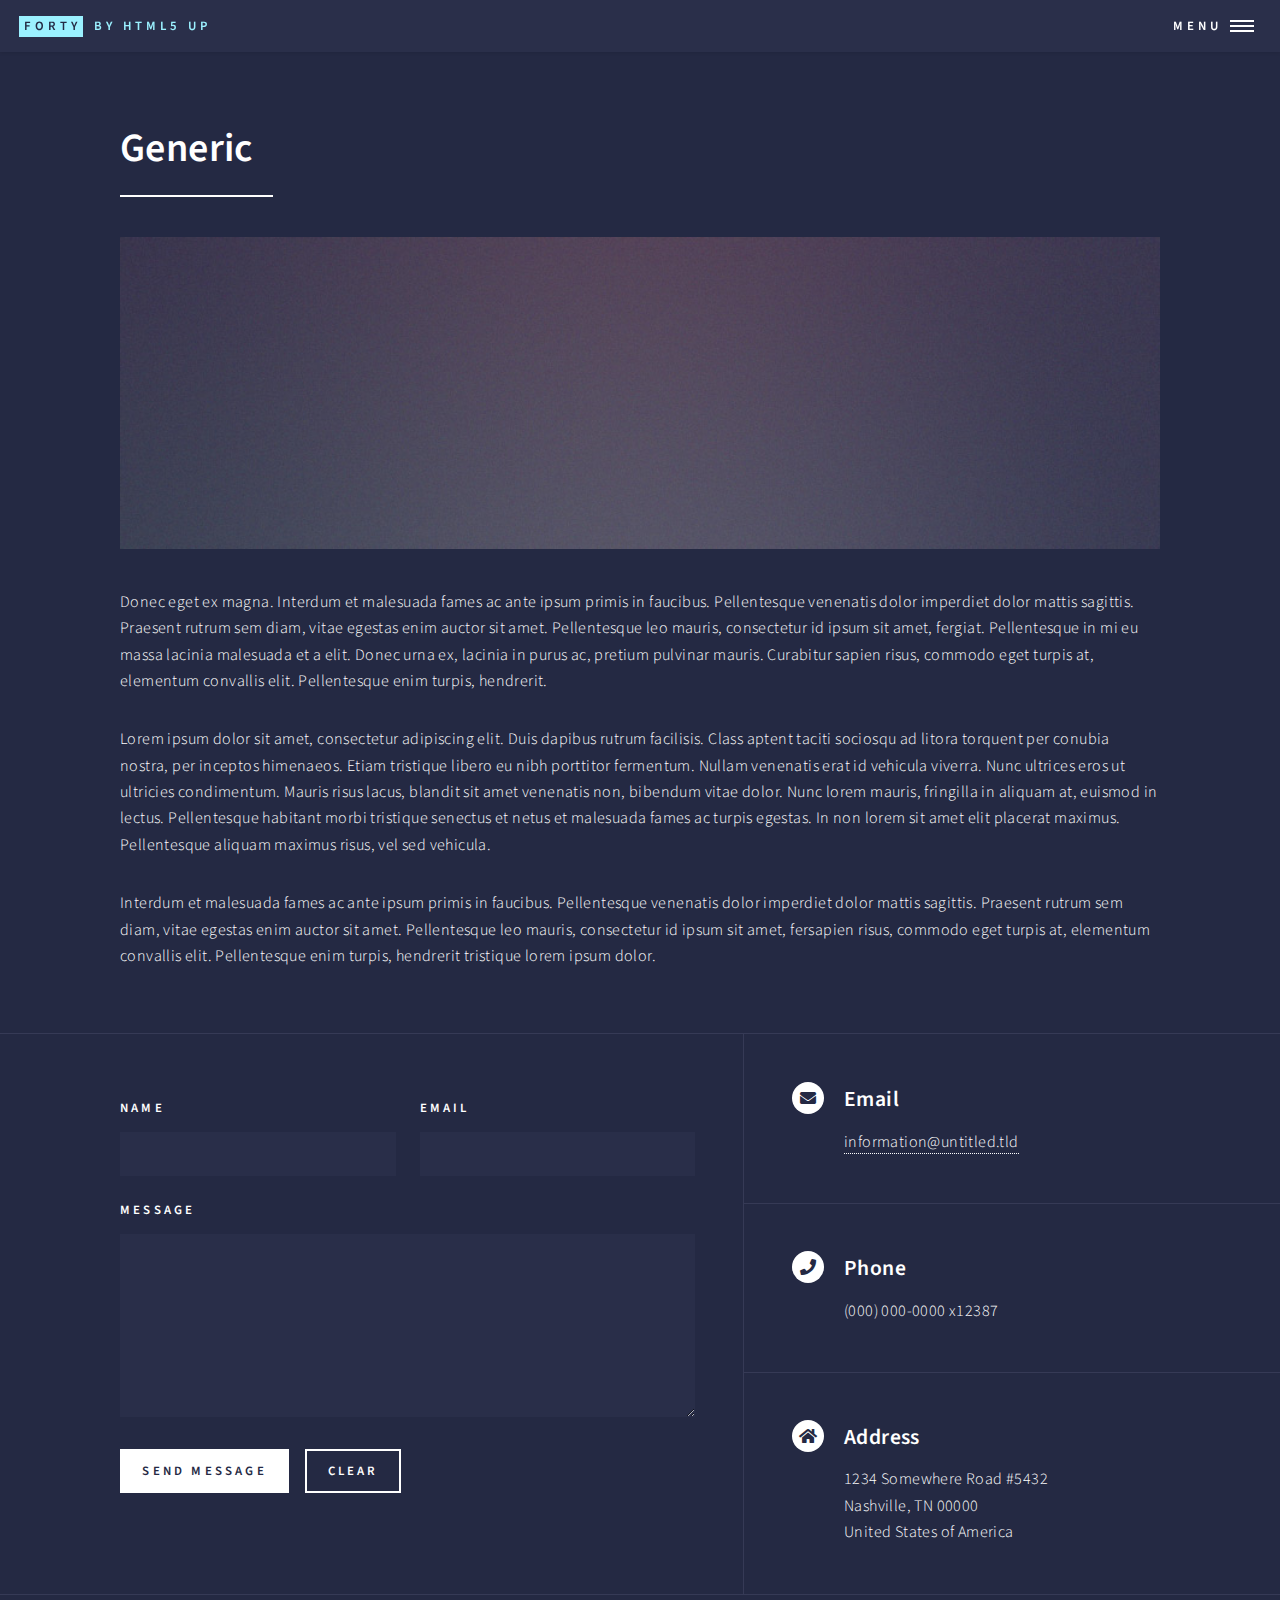
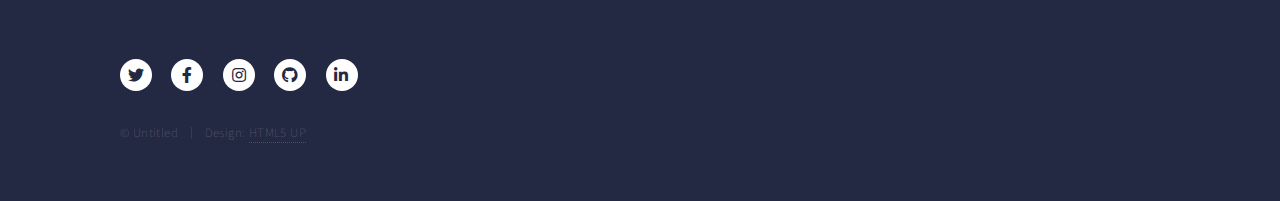
<file: generic.html>
<!DOCTYPE HTML>
<!--
	Forty by HTML5 UP
	html5up.net | @ajlkn
	Free for personal and commercial use under the CCA 3.0 license (html5up.net/license)
-->
<html>
	<head>
		<title>Generic - Forty by HTML5 UP</title>
		<meta charset="utf-8" />
		<meta name="viewport" content="width=device-width, initial-scale=1, user-scalable=no" />
		<link rel="stylesheet" href="assets/css/main.css" />
		<noscript><link rel="stylesheet" href="assets/css/noscript.css" /></noscript>
	</head>
	<body class="is-preload">

		<!-- Wrapper -->
			<div id="wrapper">

				<!-- Header -->
					<header id="header">
						<a href="index.html" class="logo"><strong>Forty</strong> <span>by HTML5 UP</span></a>
						<nav>
							<a href="#menu">Menu</a>
						</nav>
					</header>

				<!-- Menu -->
					<nav id="menu">
						<ul class="links">
							<li><a href="index.html">Home</a></li>
							<li><a href="landing.html">Landing</a></li>
							<li><a href="generic.html">Generic</a></li>
							<li><a href="elements.html">Elements</a></li>
						</ul>
						<ul class="actions stacked">
							<li><a href="#" class="button primary fit">Get Started</a></li>
							<li><a href="#" class="button fit">Log In</a></li>
						</ul>
					</nav>

				<!-- Main -->
					<div id="main" class="alt">

						<!-- One -->
							<section id="one">
								<div class="inner">
									<header class="major">
										<h1>Generic</h1>
									</header>
									<span class="image main"><img src="images/pic11.jpg" alt="" /></span>
									<p>Donec eget ex magna. Interdum et malesuada fames ac ante ipsum primis in faucibus. Pellentesque venenatis dolor imperdiet dolor mattis sagittis. Praesent rutrum sem diam, vitae egestas enim auctor sit amet. Pellentesque leo mauris, consectetur id ipsum sit amet, fergiat. Pellentesque in mi eu massa lacinia malesuada et a elit. Donec urna ex, lacinia in purus ac, pretium pulvinar mauris. Curabitur sapien risus, commodo eget turpis at, elementum convallis elit. Pellentesque enim turpis, hendrerit.</p>
									<p>Lorem ipsum dolor sit amet, consectetur adipiscing elit. Duis dapibus rutrum facilisis. Class aptent taciti sociosqu ad litora torquent per conubia nostra, per inceptos himenaeos. Etiam tristique libero eu nibh porttitor fermentum. Nullam venenatis erat id vehicula viverra. Nunc ultrices eros ut ultricies condimentum. Mauris risus lacus, blandit sit amet venenatis non, bibendum vitae dolor. Nunc lorem mauris, fringilla in aliquam at, euismod in lectus. Pellentesque habitant morbi tristique senectus et netus et malesuada fames ac turpis egestas. In non lorem sit amet elit placerat maximus. Pellentesque aliquam maximus risus, vel sed vehicula.</p>
									<p>Interdum et malesuada fames ac ante ipsum primis in faucibus. Pellentesque venenatis dolor imperdiet dolor mattis sagittis. Praesent rutrum sem diam, vitae egestas enim auctor sit amet. Pellentesque leo mauris, consectetur id ipsum sit amet, fersapien risus, commodo eget turpis at, elementum convallis elit. Pellentesque enim turpis, hendrerit tristique lorem ipsum dolor.</p>
								</div>
							</section>

					</div>

				<!-- Contact -->
					<section id="contact">
						<div class="inner">
							<section>
								<form method="post" action="#">
									<div class="fields">
										<div class="field half">
											<label for="name">Name</label>
											<input type="text" name="name" id="name" />
										</div>
										<div class="field half">
											<label for="email">Email</label>
											<input type="text" name="email" id="email" />
										</div>
										<div class="field">
											<label for="message">Message</label>
											<textarea name="message" id="message" rows="6"></textarea>
										</div>
									</div>
									<ul class="actions">
										<li><input type="submit" value="Send Message" class="primary" /></li>
										<li><input type="reset" value="Clear" /></li>
									</ul>
								</form>
							</section>
							<section class="split">
								<section>
									<div class="contact-method">
										<span class="icon solid alt fa-envelope"></span>
										<h3>Email</h3>
										<a href="#">information@untitled.tld</a>
									</div>
								</section>
								<section>
									<div class="contact-method">
										<span class="icon solid alt fa-phone"></span>
										<h3>Phone</h3>
										<span>(000) 000-0000 x12387</span>
									</div>
								</section>
								<section>
									<div class="contact-method">
										<span class="icon solid alt fa-home"></span>
										<h3>Address</h3>
										<span>1234 Somewhere Road #5432<br />
										Nashville, TN 00000<br />
										United States of America</span>
									</div>
								</section>
							</section>
						</div>
					</section>

				<!-- Footer -->
					<footer id="footer">
						<div class="inner">
							<ul class="icons">
								<li><a href="#" class="icon brands alt fa-twitter"><span class="label">Twitter</span></a></li>
								<li><a href="#" class="icon brands alt fa-facebook-f"><span class="label">Facebook</span></a></li>
								<li><a href="#" class="icon brands alt fa-instagram"><span class="label">Instagram</span></a></li>
								<li><a href="#" class="icon brands alt fa-github"><span class="label">GitHub</span></a></li>
								<li><a href="#" class="icon brands alt fa-linkedin-in"><span class="label">LinkedIn</span></a></li>
							</ul>
							<ul class="copyright">
								<li>&copy; Untitled</li><li>Design: <a href="https://html5up.net">HTML5 UP</a></li>
							</ul>
						</div>
					</footer>

			</div>

		<!-- Scripts -->
			<script src="assets/js/jquery.min.js"></script>
			<script src="assets/js/jquery.scrolly.min.js"></script>
			<script src="assets/js/jquery.scrollex.min.js"></script>
			<script src="assets/js/browser.min.js"></script>
			<script src="assets/js/breakpoints.min.js"></script>
			<script src="assets/js/util.js"></script>
			<script src="assets/js/main.js"></script>

	</body>
</html>
</file>
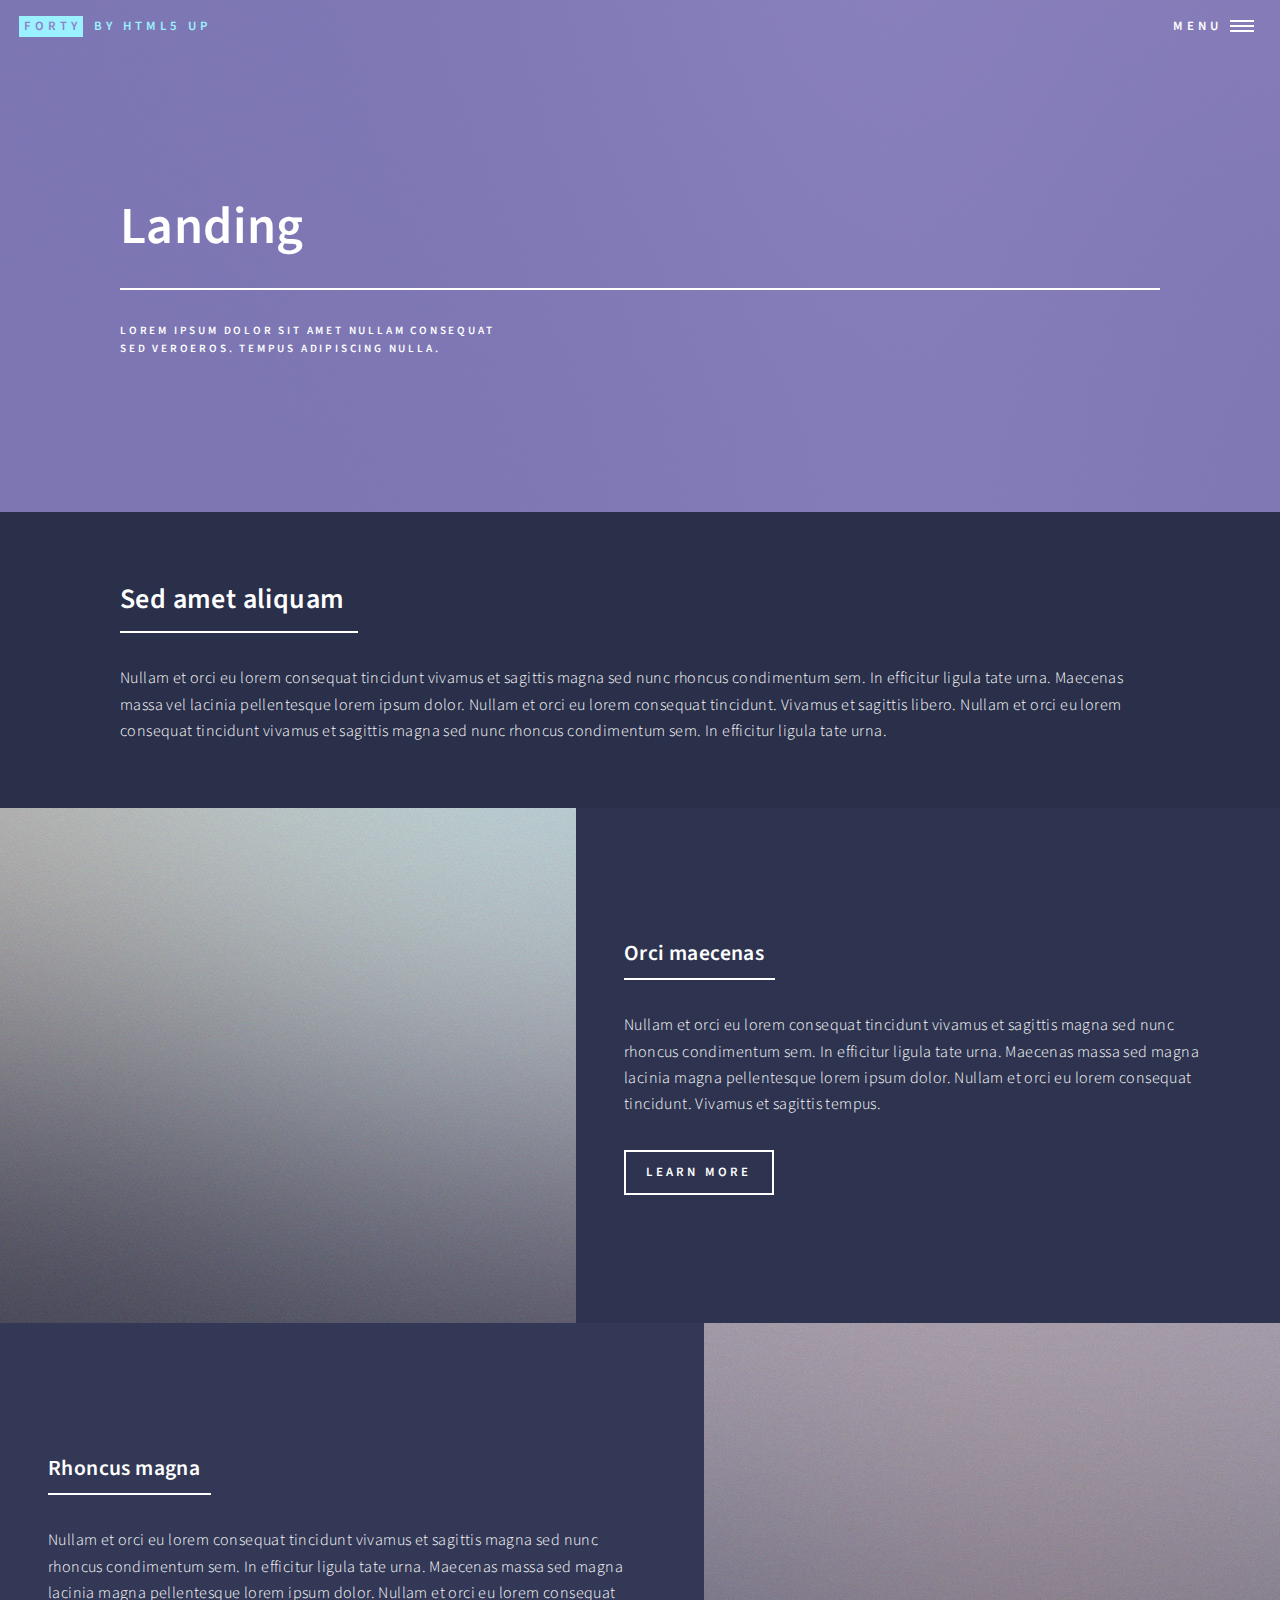
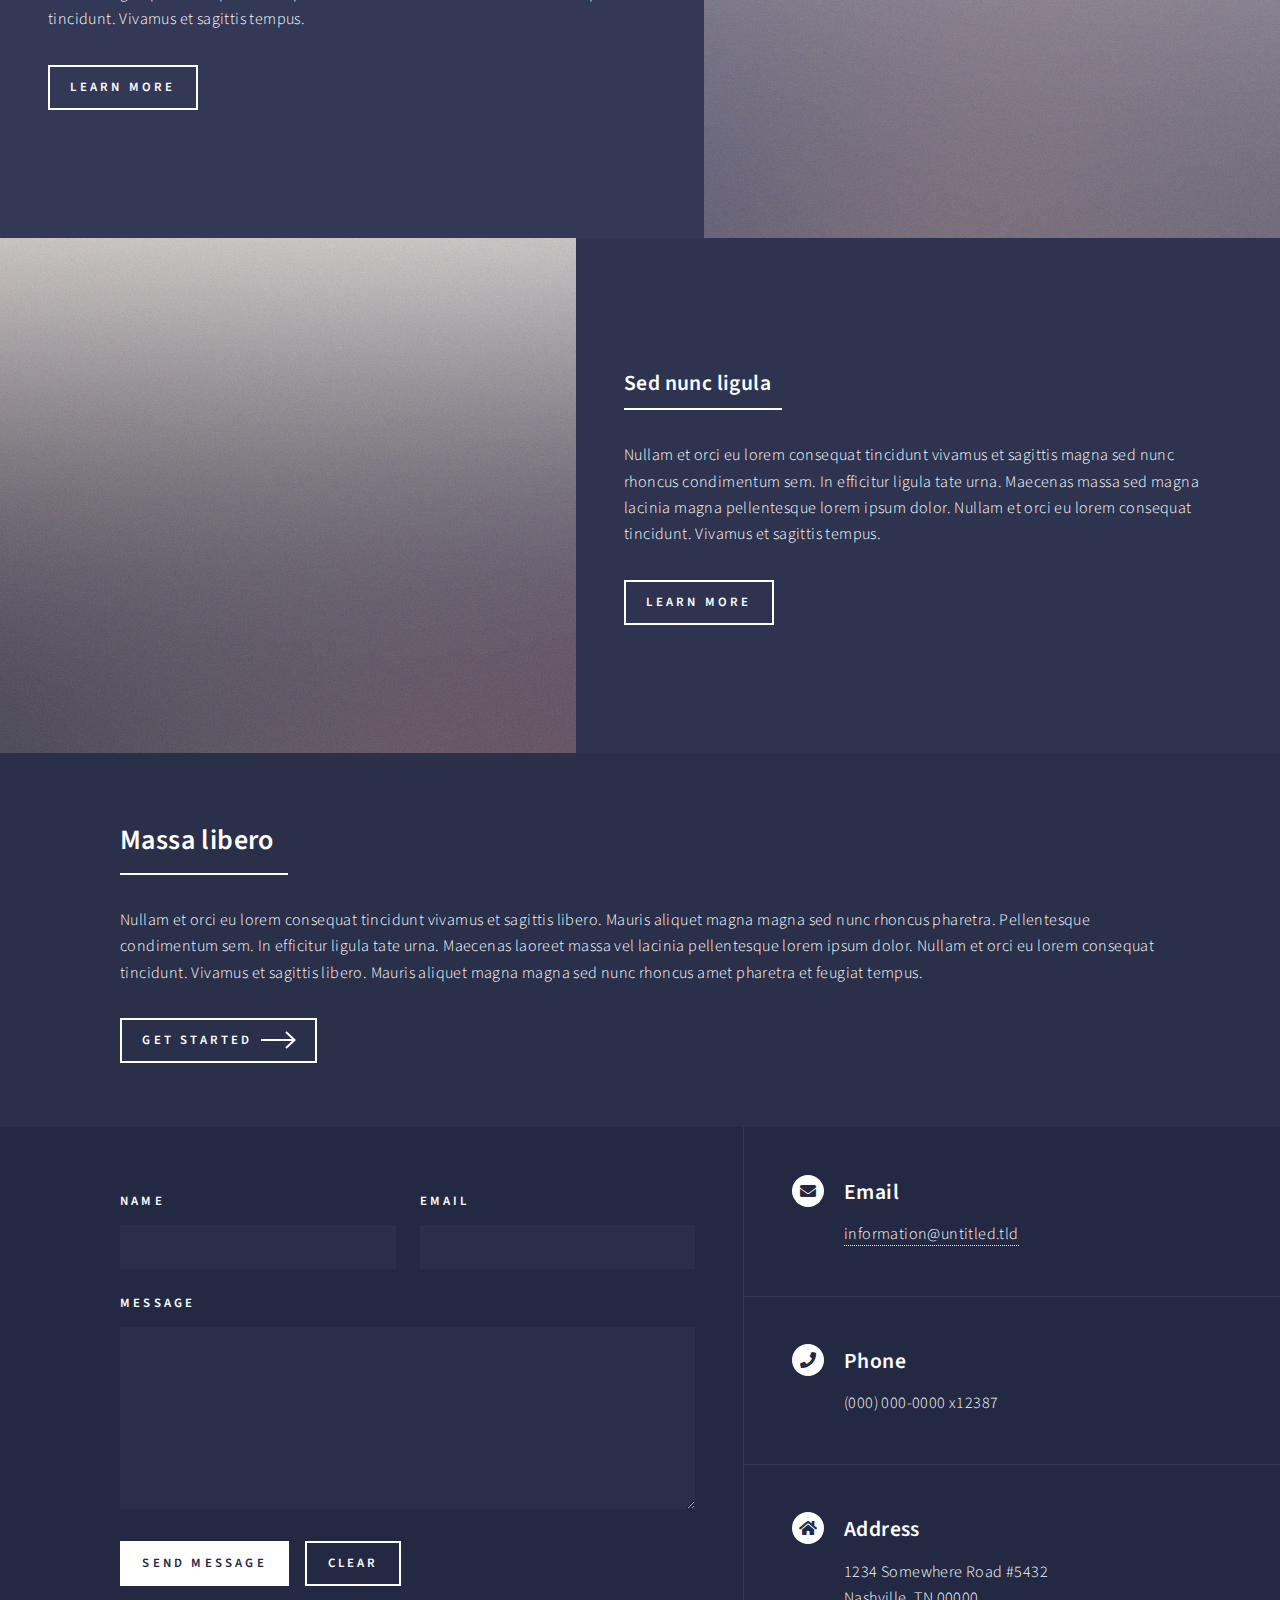
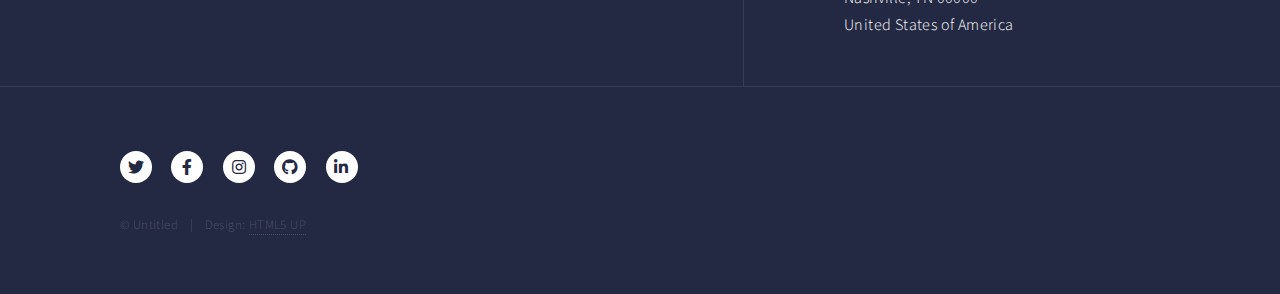
<file: landing.html>
<!DOCTYPE HTML>
<!--
	Forty by HTML5 UP
	html5up.net | @ajlkn
	Free for personal and commercial use under the CCA 3.0 license (html5up.net/license)
-->
<html>
	<head>
		<title>Landing - Forty by HTML5 UP</title>
		<meta charset="utf-8" />
		<meta name="viewport" content="width=device-width, initial-scale=1, user-scalable=no" />
		<link rel="stylesheet" href="assets/css/main.css" />
		<noscript><link rel="stylesheet" href="assets/css/noscript.css" /></noscript>
	</head>
	<body class="is-preload">

		<!-- Wrapper -->
			<div id="wrapper">

				<!-- Header -->
				<!-- Note: The "styleN" class below should match that of the banner element. -->
					<header id="header" class="alt style2">
						<a href="index.html" class="logo"><strong>Forty</strong> <span>by HTML5 UP</span></a>
						<nav>
							<a href="#menu">Menu</a>
						</nav>
					</header>

				<!-- Menu -->
					<nav id="menu">
						<ul class="links">
							<li><a href="index.html">Home</a></li>
							<li><a href="landing.html">Landing</a></li>
							<li><a href="generic.html">Generic</a></li>
							<li><a href="elements.html">Elements</a></li>
						</ul>
						<ul class="actions stacked">
							<li><a href="#" class="button primary fit">Get Started</a></li>
							<li><a href="#" class="button fit">Log In</a></li>
						</ul>
					</nav>

				<!-- Banner -->
				<!-- Note: The "styleN" class below should match that of the header element. -->
					<section id="banner" class="style2">
						<div class="inner">
							<span class="image">
								<img src="images/pic07.jpg" alt="" />
							</span>
							<header class="major">
								<h1>Landing</h1>
							</header>
							<div class="content">
								<p>Lorem ipsum dolor sit amet nullam consequat<br />
								sed veroeros. tempus adipiscing nulla.</p>
							</div>
						</div>
					</section>

				<!-- Main -->
					<div id="main">

						<!-- One -->
							<section id="one">
								<div class="inner">
									<header class="major">
										<h2>Sed amet aliquam</h2>
									</header>
									<p>Nullam et orci eu lorem consequat tincidunt vivamus et sagittis magna sed nunc rhoncus condimentum sem. In efficitur ligula tate urna. Maecenas massa vel lacinia pellentesque lorem ipsum dolor. Nullam et orci eu lorem consequat tincidunt. Vivamus et sagittis libero. Nullam et orci eu lorem consequat tincidunt vivamus et sagittis magna sed nunc rhoncus condimentum sem. In efficitur ligula tate urna.</p>
								</div>
							</section>

						<!-- Two -->
							<section id="two" class="spotlights">
								<section>
									<a href="generic.html" class="image">
										<img src="images/pic08.jpg" alt="" data-position="center center" />
									</a>
									<div class="content">
										<div class="inner">
											<header class="major">
												<h3>Orci maecenas</h3>
											</header>
											<p>Nullam et orci eu lorem consequat tincidunt vivamus et sagittis magna sed nunc rhoncus condimentum sem. In efficitur ligula tate urna. Maecenas massa sed magna lacinia magna pellentesque lorem ipsum dolor. Nullam et orci eu lorem consequat tincidunt. Vivamus et sagittis tempus.</p>
											<ul class="actions">
												<li><a href="generic.html" class="button">Learn more</a></li>
											</ul>
										</div>
									</div>
								</section>
								<section>
									<a href="generic.html" class="image">
										<img src="images/pic09.jpg" alt="" data-position="top center" />
									</a>
									<div class="content">
										<div class="inner">
											<header class="major">
												<h3>Rhoncus magna</h3>
											</header>
											<p>Nullam et orci eu lorem consequat tincidunt vivamus et sagittis magna sed nunc rhoncus condimentum sem. In efficitur ligula tate urna. Maecenas massa sed magna lacinia magna pellentesque lorem ipsum dolor. Nullam et orci eu lorem consequat tincidunt. Vivamus et sagittis tempus.</p>
											<ul class="actions">
												<li><a href="generic.html" class="button">Learn more</a></li>
											</ul>
										</div>
									</div>
								</section>
								<section>
									<a href="generic.html" class="image">
										<img src="images/pic10.jpg" alt="" data-position="25% 25%" />
									</a>
									<div class="content">
										<div class="inner">
											<header class="major">
												<h3>Sed nunc ligula</h3>
											</header>
											<p>Nullam et orci eu lorem consequat tincidunt vivamus et sagittis magna sed nunc rhoncus condimentum sem. In efficitur ligula tate urna. Maecenas massa sed magna lacinia magna pellentesque lorem ipsum dolor. Nullam et orci eu lorem consequat tincidunt. Vivamus et sagittis tempus.</p>
											<ul class="actions">
												<li><a href="generic.html" class="button">Learn more</a></li>
											</ul>
										</div>
									</div>
								</section>
							</section>

						<!-- Three -->
							<section id="three">
								<div class="inner">
									<header class="major">
										<h2>Massa libero</h2>
									</header>
									<p>Nullam et orci eu lorem consequat tincidunt vivamus et sagittis libero. Mauris aliquet magna magna sed nunc rhoncus pharetra. Pellentesque condimentum sem. In efficitur ligula tate urna. Maecenas laoreet massa vel lacinia pellentesque lorem ipsum dolor. Nullam et orci eu lorem consequat tincidunt. Vivamus et sagittis libero. Mauris aliquet magna magna sed nunc rhoncus amet pharetra et feugiat tempus.</p>
									<ul class="actions">
										<li><a href="generic.html" class="button next">Get Started</a></li>
									</ul>
								</div>
							</section>

					</div>

				<!-- Contact -->
					<section id="contact">
						<div class="inner">
							<section>
								<form method="post" action="#">
									<div class="fields">
										<div class="field half">
											<label for="name">Name</label>
											<input type="text" name="name" id="name" />
										</div>
										<div class="field half">
											<label for="email">Email</label>
											<input type="text" name="email" id="email" />
										</div>
										<div class="field">
											<label for="message">Message</label>
											<textarea name="message" id="message" rows="6"></textarea>
										</div>
									</div>
									<ul class="actions">
										<li><input type="submit" value="Send Message" class="primary" /></li>
										<li><input type="reset" value="Clear" /></li>
									</ul>
								</form>
							</section>
							<section class="split">
								<section>
									<div class="contact-method">
										<span class="icon solid alt fa-envelope"></span>
										<h3>Email</h3>
										<a href="#">information@untitled.tld</a>
									</div>
								</section>
								<section>
									<div class="contact-method">
										<span class="icon solid alt fa-phone"></span>
										<h3>Phone</h3>
										<span>(000) 000-0000 x12387</span>
									</div>
								</section>
								<section>
									<div class="contact-method">
										<span class="icon solid alt fa-home"></span>
										<h3>Address</h3>
										<span>1234 Somewhere Road #5432<br />
										Nashville, TN 00000<br />
										United States of America</span>
									</div>
								</section>
							</section>
						</div>
					</section>

				<!-- Footer -->
					<footer id="footer">
						<div class="inner">
							<ul class="icons">
								<li><a href="#" class="icon brands alt fa-twitter"><span class="label">Twitter</span></a></li>
								<li><a href="#" class="icon brands alt fa-facebook-f"><span class="label">Facebook</span></a></li>
								<li><a href="#" class="icon brands alt fa-instagram"><span class="label">Instagram</span></a></li>
								<li><a href="#" class="icon brands alt fa-github"><span class="label">GitHub</span></a></li>
								<li><a href="#" class="icon brands alt fa-linkedin-in"><span class="label">LinkedIn</span></a></li>
							</ul>
							<ul class="copyright">
								<li>&copy; Untitled</li><li>Design: <a href="https://html5up.net">HTML5 UP</a></li>
							</ul>
						</div>
					</footer>

			</div>

		<!-- Scripts -->
			<script src="assets/js/jquery.min.js"></script>
			<script src="assets/js/jquery.scrolly.min.js"></script>
			<script src="assets/js/jquery.scrollex.min.js"></script>
			<script src="assets/js/browser.min.js"></script>
			<script src="assets/js/breakpoints.min.js"></script>
			<script src="assets/js/util.js"></script>
			<script src="assets/js/main.js"></script>

	</body>
</html>
</file>
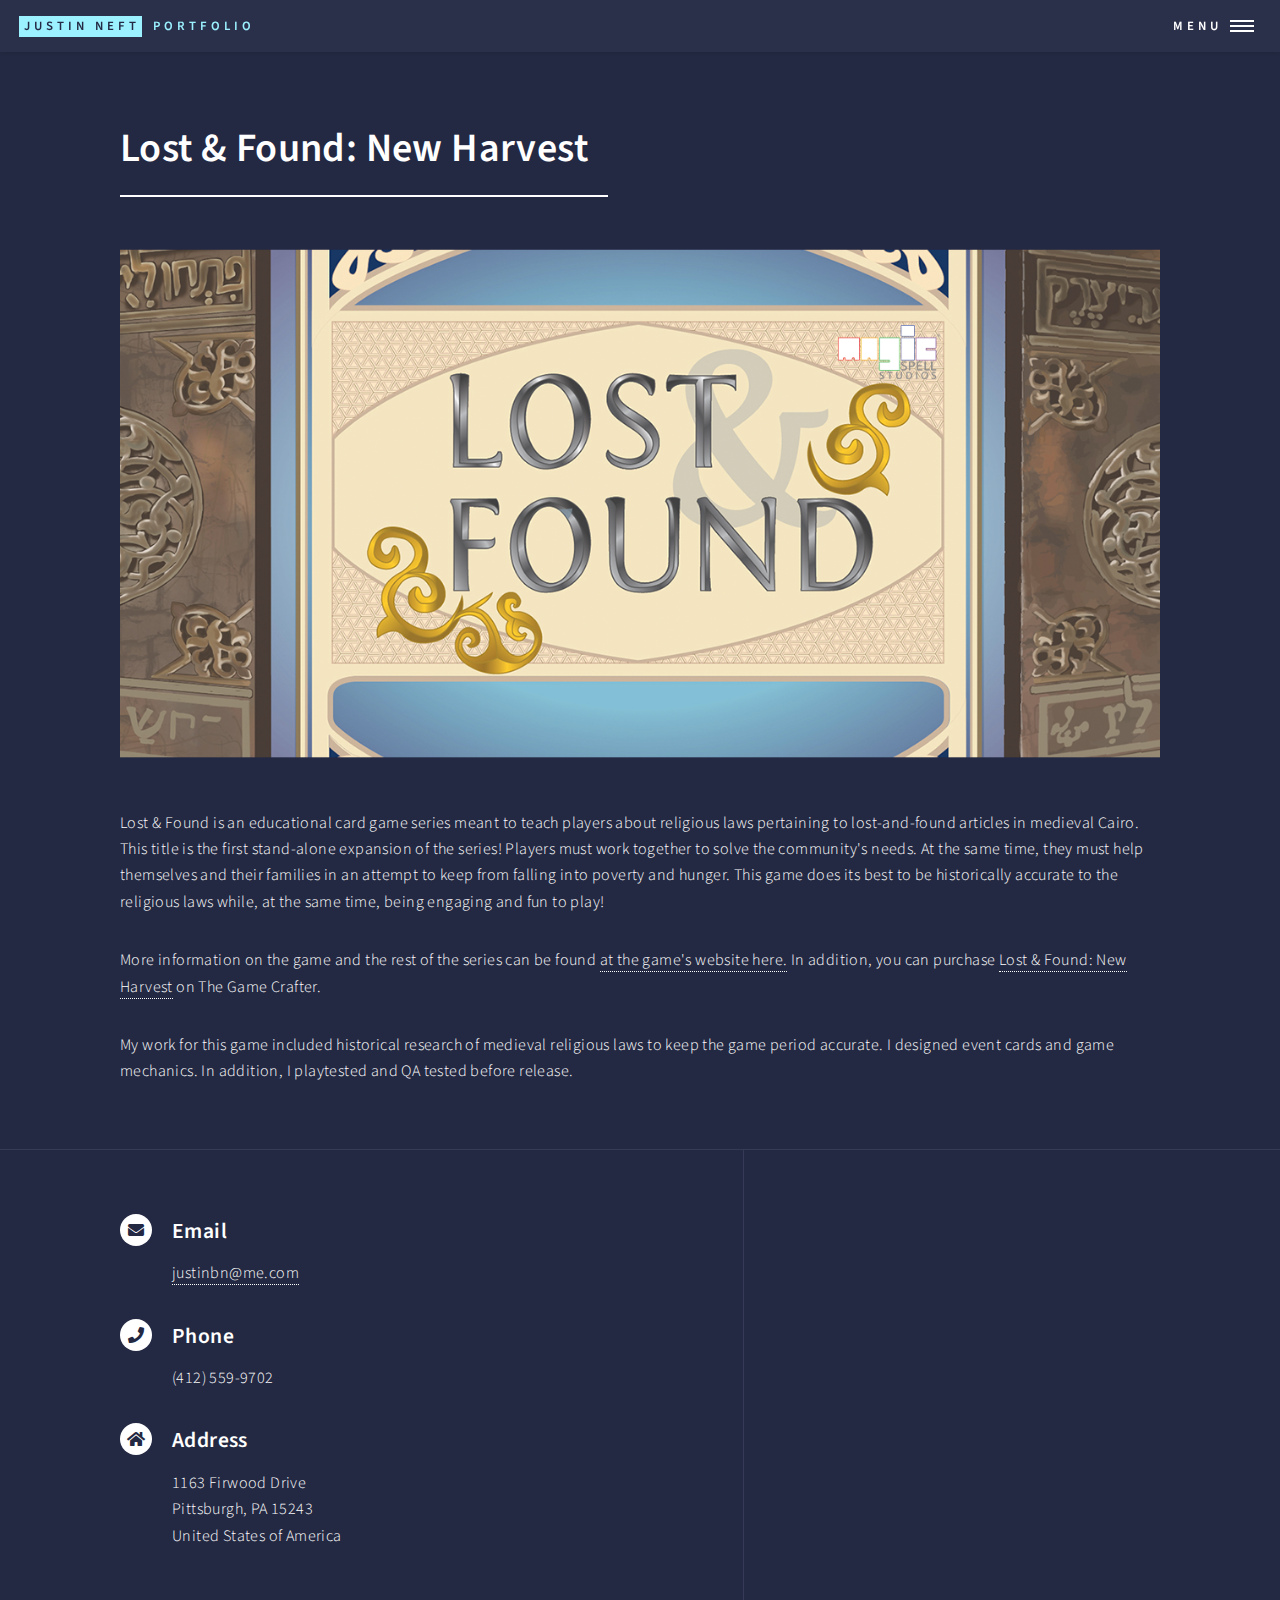
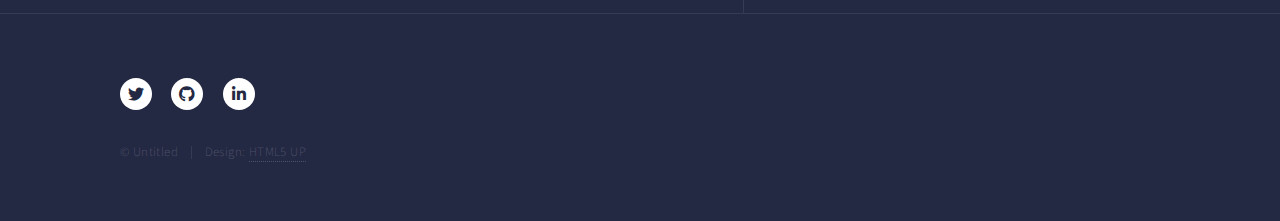
<file: lostAndFound.html>
<!DOCTYPE HTML>
<!--
	Forty by HTML5 UP
	html5up.net | @ajlkn
	Free for personal and commercial use under the CCA 3.0 license (html5up.net/license)
-->
<html>
	<head>
		<title>Justin Neft</title>
		<meta charset="utf-8" />
		<meta name="viewport" content="width=device-width, initial-scale=1, user-scalable=no" />
		<link rel="stylesheet" href="assets/css/main.css" />
		<noscript><link rel="stylesheet" href="assets/css/noscript.css" /></noscript>
	</head>
	<body class="is-preload">

		<!-- Wrapper -->
			<div id="wrapper">

				<!-- Header -->
					<header id="header">
						<a href="index.html" class="logo"><strong>Justin Neft</strong> <span>Portfolio</span></a>
						<nav>
							<a href="#menu">Menu</a>
						</nav>
					</header>

				<!-- Menu -->
					<nav id="menu">
						<ul class="links">
							<li><a href="index.html">Home</a></li>
							<li><a href="index.html">Portfolio</a></li>
							<li><a href="#">Resume</a></li>
							<li><a href="#contact">Contact</a></li>
						</ul>
					</nav>

				<!-- Main -->
					<div id="main" class="alt">
						<!-- One -->
							<section id="one">
								<div class="inner">
									<header class="major">
										<h1>Lost &amp; Found: New Harvest</h1>
									</header>
									<span class="image main"><a href="https://people.rit.edu/oagigm/lostandfoundthegame/"><img src="images/lostAndFoundBanner.png" alt="" /></a></span>
									<p>Lost &amp; Found is an educational card game series meant to teach players about religious laws pertaining to lost-and-found articles in medieval Cairo. This title is the first stand-alone expansion of the series! Players must work together to solve the community's needs. At the same time, they must help themselves and their families in an attempt to keep from falling into poverty and hunger. This game does its best to be historically accurate to the religious laws while, at the same time, being engaging and fun to play!</p>
									<p>More information on the game and the rest of the series can be found <a href="https://people.rit.edu/oagigm/lostandfoundthegame/">at the game's website here.</a> In addition, you can purchase <a href="https://www.thegamecrafter.com/games/lost-found:-new-harvest">Lost &amp; Found: New Harvest</a> on The Game Crafter.</p>
									<p>My work for this game included historical research of medieval religious laws to keep the game period accurate. I designed event cards and game mechanics. In addition, I playtested and QA tested before release.</p>
								</div>
							</section>
					</div>

				<!-- Contact -->
				<section id="contact">
					<div class="inner">
						<section>
							<section>
								<div class="contact-method">
									<span class="icon solid alt fa-envelope"></span>
									<h3>Email</h3>
									<a href="#">justinbn@me.com</a>
								</div>
							</section>
							<section>
								<div class="contact-method">
									<span class="icon solid alt fa-phone"></span>
									<h3>Phone</h3>
									<span>(412) 559-9702</span>
								</div>
							</section>
							<section>
								<div class="contact-method">
									<span class="icon solid alt fa-home"></span>
									<h3>Address</h3>
									<span>1163 Firwood Drive<br />
									Pittsburgh, PA 15243<br />
									United States of America</span>
								</div>
							</section>
						</section>
					</div>
				</section>

				<!-- Footer -->
					<footer id="footer">
						<div class="inner">
							<ul class="icons">
								<li><a href="https://twitter.com/Captainjj360" class="icon brands alt fa-twitter"><span class="label">Twitter</span></a></li>
								<li><a href="https://github.com/jj0629" class="icon brands alt fa-github"><span class="label">GitHub</span></a></li>
								<li><a href="https://www.linkedin.com/in/justin-neft-49b99a170/" class="icon brands alt fa-linkedin-in"><span class="label">LinkedIn</span></a></li>
							</ul>
							<ul class="copyright">
								<li>&copy; Untitled</li><li>Design: <a href="https://html5up.net">HTML5 UP</a></li>
							</ul>
						</div>
					</footer>

			</div>

		<!-- Scripts -->
			<script src="assets/js/jquery.min.js"></script>
			<script src="assets/js/jquery.scrolly.min.js"></script>
			<script src="assets/js/jquery.scrollex.min.js"></script>
			<script src="assets/js/browser.min.js"></script>
			<script src="assets/js/breakpoints.min.js"></script>
			<script src="assets/js/util.js"></script>
			<script src="assets/js/main.js"></script>

	</body>
</html>
</file>
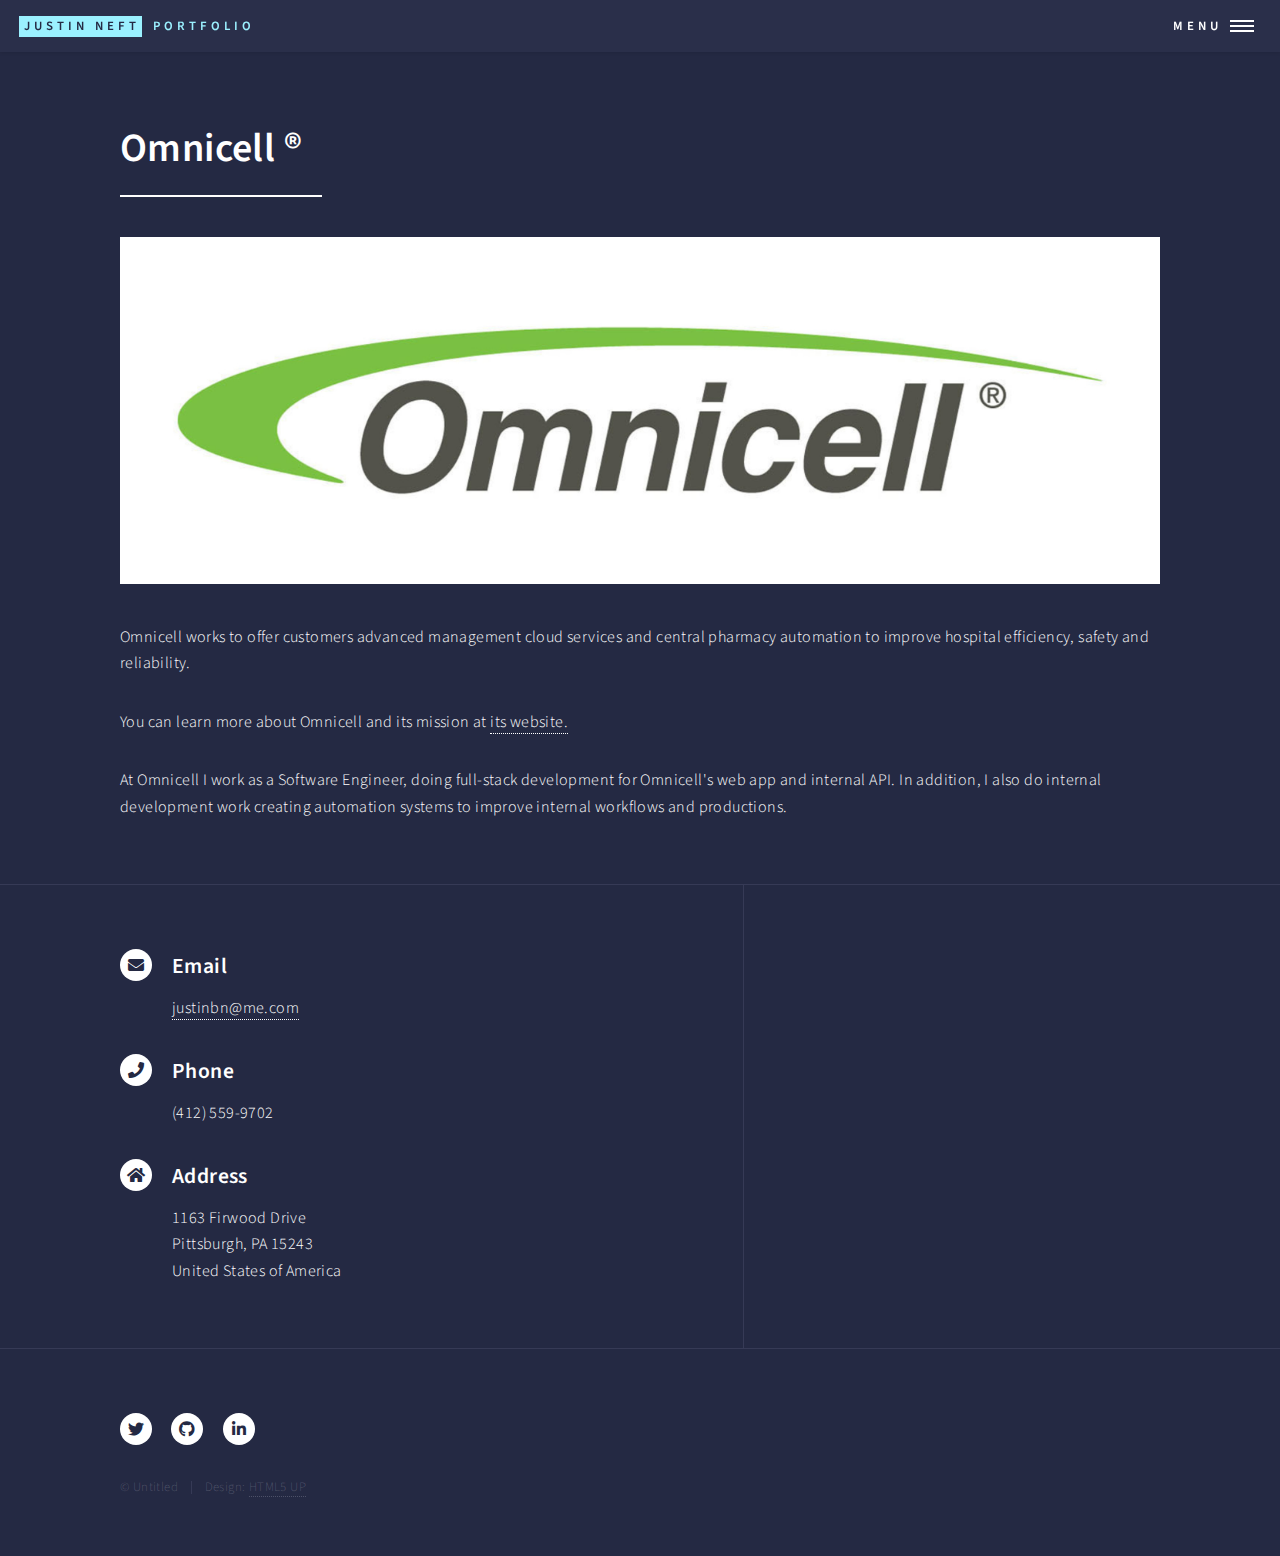
<file: omnicell.html>
<!DOCTYPE HTML>
<!--
	Forty by HTML5 UP
	html5up.net | @ajlkn
	Free for personal and commercial use under the CCA 3.0 license (html5up.net/license)
-->
<html>
	<head>
		<title>Justin Neft</title>
		<meta charset="utf-8" />
		<meta name="viewport" content="width=device-width, initial-scale=1, user-scalable=no" />
		<link rel="stylesheet" href="assets/css/main.css" />
		<noscript><link rel="stylesheet" href="assets/css/noscript.css" /></noscript>
	</head>
	<body class="is-preload">

		<!-- Wrapper -->
			<div id="wrapper">

				<!-- Header -->
					<header id="header">
						<a href="index.html" class="logo"><strong>Justin Neft</strong> <span>Portfolio</span></a>
						<nav>
							<a href="#menu">Menu</a>
						</nav>
					</header>

				<!-- Menu -->
					<nav id="menu">
						<ul class="links">
							<li><a href="index.html">Home</a></li>
							<li><a href="index.html">Portfolio</a></li>
							<li><a href="#">Resume</a></li>
							<li><a href="#contact">Contact</a></li>
						</ul>
					</nav>

				<!-- Main -->
					<div id="main" class="alt">

						<!-- One -->
							<section id="one">
								<div class="inner">
									<header class="major">
										<h1>Omnicell &reg;</h1>
									</header>
									<span class="image main"><a href="https://www.omnicell.com/"><img src="images/omnicellLogoBanner.png" alt="" /></a></span>
									<p>Omnicell works to offer customers advanced management cloud services and central pharmacy automation to improve hospital efficiency, safety and reliability.</p>
									<p> You can learn more about Omnicell and its mission at <a href="https://www.omnicell.com/">its website.</a></p>
									<p>At Omnicell I work as a Software Engineer, doing full-stack development for Omnicell's web app and internal API. In addition, I also do internal development work creating automation systems to improve internal workflows and productions.</p>
								</div>
							</section>

					</div>

				<!-- Contact -->
				<section id="contact">
					<div class="inner">
						<section>
							<section>
								<div class="contact-method">
									<span class="icon solid alt fa-envelope"></span>
									<h3>Email</h3>
									<a href="#">justinbn@me.com</a>
								</div>
							</section>
							<section>
								<div class="contact-method">
									<span class="icon solid alt fa-phone"></span>
									<h3>Phone</h3>
									<span>(412) 559-9702</span>
								</div>
							</section>
							<section>
								<div class="contact-method">
									<span class="icon solid alt fa-home"></span>
									<h3>Address</h3>
									<span>1163 Firwood Drive<br />
									Pittsburgh, PA 15243<br />
									United States of America</span>
								</div>
							</section>
						</section>
					</div>
				</section>

				<!-- Footer -->
					<footer id="footer">
						<div class="inner">
							<ul class="icons">
								<li><a href="https://twitter.com/Captainjj360" class="icon brands alt fa-twitter"><span class="label">Twitter</span></a></li>
								<li><a href="https://github.com/jj0629" class="icon brands alt fa-github"><span class="label">GitHub</span></a></li>
								<li><a href="https://www.linkedin.com/in/justin-neft-49b99a170/" class="icon brands alt fa-linkedin-in"><span class="label">LinkedIn</span></a></li>
							</ul>
							<ul class="copyright">
								<li>&copy; Untitled</li><li>Design: <a href="https://html5up.net">HTML5 UP</a></li>
							</ul>
						</div>
					</footer>

			</div>

		<!-- Scripts -->
			<script src="assets/js/jquery.min.js"></script>
			<script src="assets/js/jquery.scrolly.min.js"></script>
			<script src="assets/js/jquery.scrollex.min.js"></script>
			<script src="assets/js/browser.min.js"></script>
			<script src="assets/js/breakpoints.min.js"></script>
			<script src="assets/js/util.js"></script>
			<script src="assets/js/main.js"></script>

	</body>
</html>
</file>
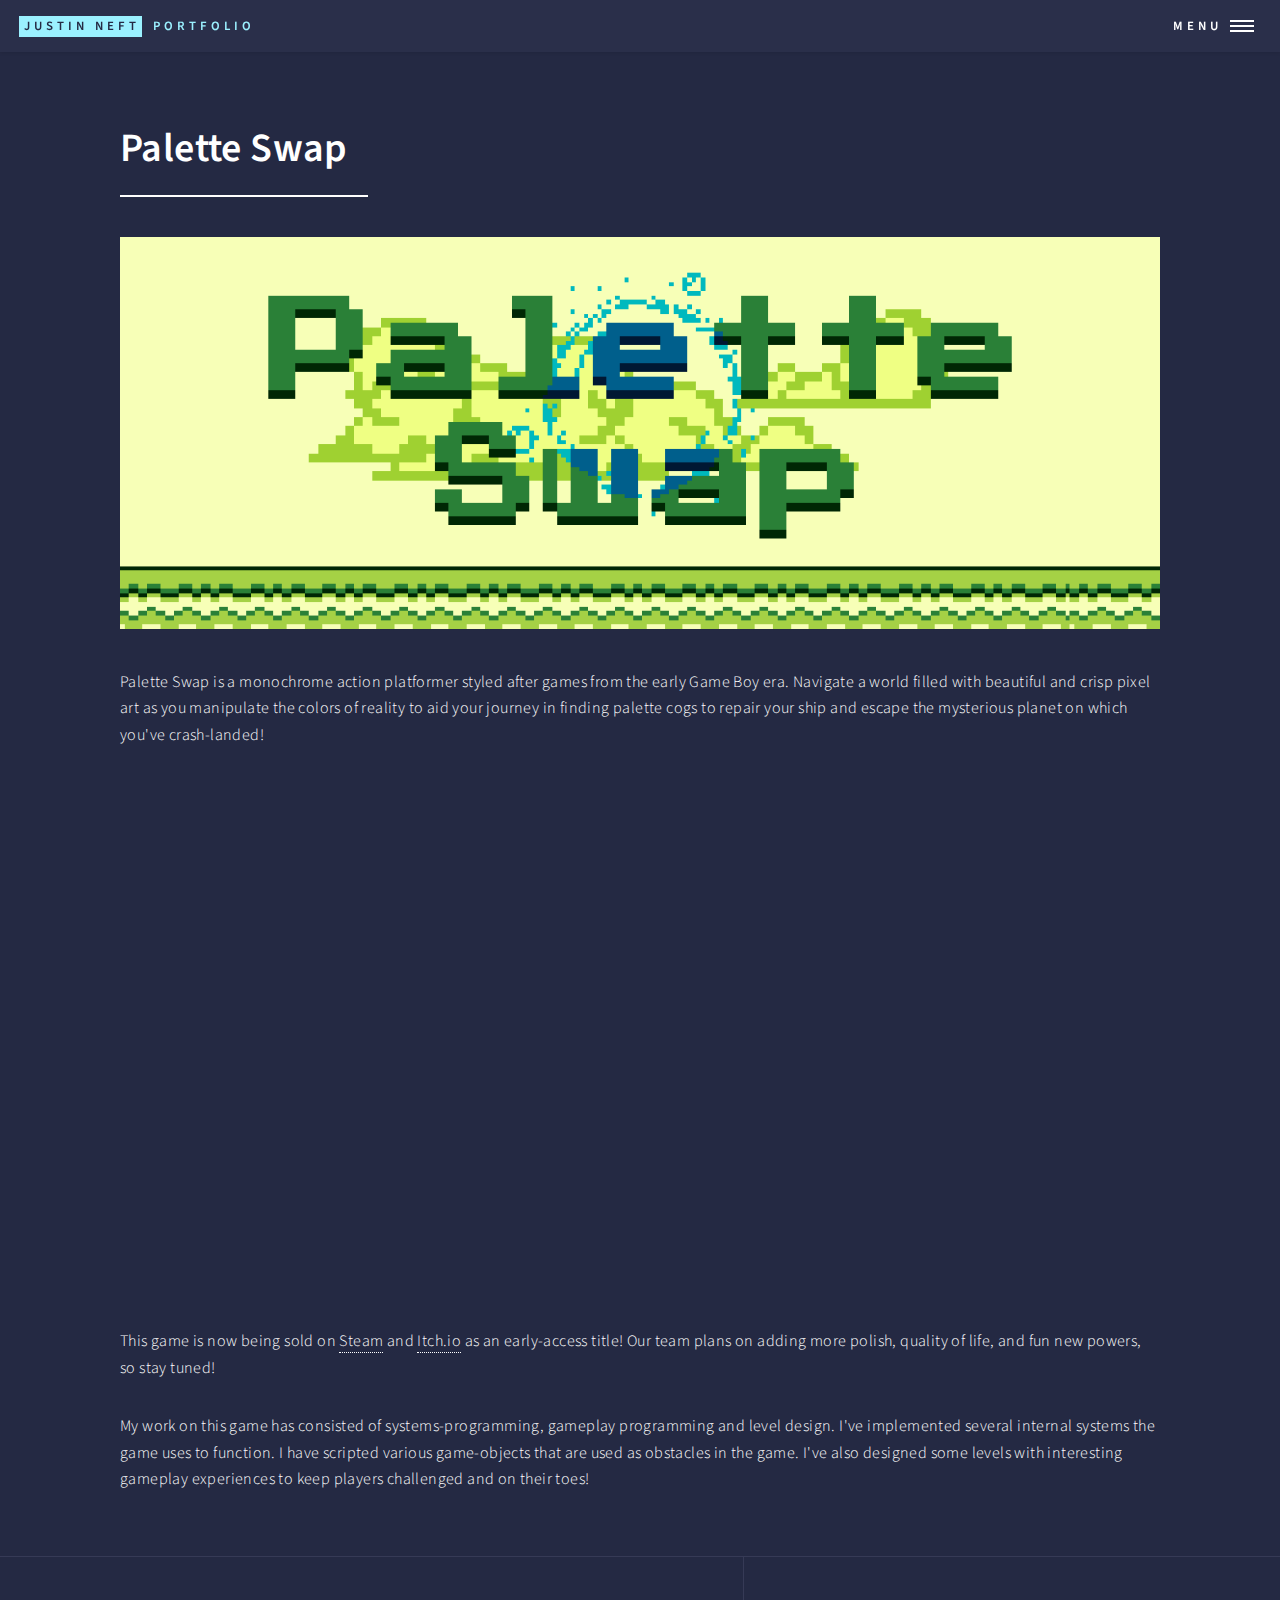
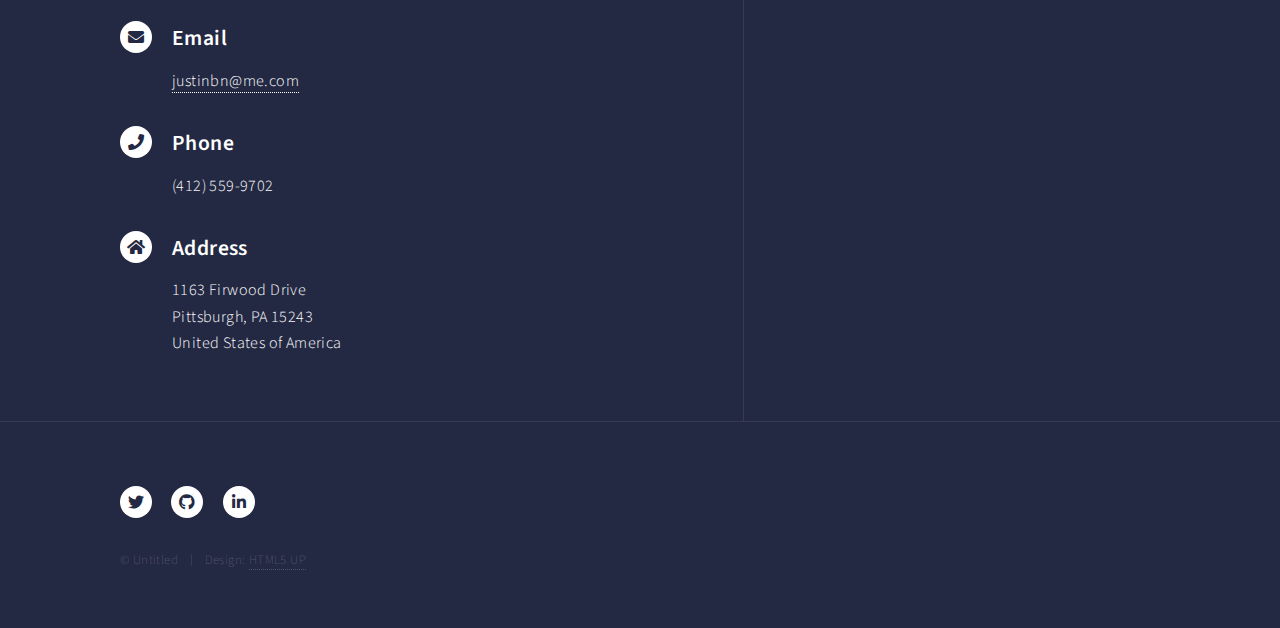
<file: paletteSwap.html>
<!DOCTYPE HTML>
<!--
	Forty by HTML5 UP
	html5up.net | @ajlkn
	Free for personal and commercial use under the CCA 3.0 license (html5up.net/license)
-->
<html>
	<head>
		<title>Justin Neft</title>
		<meta charset="utf-8" />
		<meta name="viewport" content="width=device-width, initial-scale=1, user-scalable=no" />
		<link rel="stylesheet" href="assets/css/main.css" />
		<noscript><link rel="stylesheet" href="assets/css/noscript.css" /></noscript>
	</head>
	<body class="is-preload">

		<!-- Wrapper -->
			<div id="wrapper">

				<!-- Header -->
					<header id="header">
						<a href="index.html" class="logo"><strong>Justin Neft</strong> <span>Portfolio</span></a>
						<nav>
							<a href="#menu">Menu</a>
						</nav>
					</header>

				<!-- Menu -->
					<nav id="menu">
						<ul class="links">
							<li><a href="index.html">Home</a></li>
							<li><a href="index.html">Portfolio</a></li>
							<li><a href="#">Resume</a></li>
							<li><a href="#contact">Contact</a></li>
						</ul>
					</nav>

				<!-- Main -->
					<div id="main" class="alt">

						<!-- One -->
							<section id="one">
								<div class="inner">
									<header class="major">
										<h1>Palette Swap</h1>
									</header>
									<span class="image main"><a href="https://store.steampowered.com/app/1697590/Palette_Swap/"><img src="images/paletteSwapBanner.png" alt="" /></a></span>
									<p>Palette Swap is a monochrome action platformer styled after games from the early Game Boy era. Navigate a world filled with beautiful and crisp pixel art as you manipulate the colors of reality to aid your journey in finding palette cogs to repair your ship and escape the mysterious planet on which you've crash-landed!</p>

									<iframe width="720" height="540" src="https://youtu.be/tM6UQMA5VFs?si=y1q1kXRLkYqPk5Y6">Palette Swap Release Trailer</iframe>

									<p>This game is now being sold on <a href="https://store.steampowered.com/app/1697590/Palette_Swap/">Steam</a> and <a href="https://supercitrus.itch.io/palette-swap">Itch.io</a> as an early-access title! Our team plans on adding more polish, quality of life, and fun new powers, so stay tuned!</p>
									<p>My work on this game has consisted of systems-programming, gameplay programming and level design. I've implemented several internal systems the game uses to function. I have scripted various game-objects that are used as obstacles in the game. I've also designed some levels with interesting gameplay experiences to keep players challenged and on their toes!</p>
								</div>
							</section>

					</div>

				<!-- Contact -->
				<section id="contact">
					<div class="inner">
						<section>
							<section>
								<div class="contact-method">
									<span class="icon solid alt fa-envelope"></span>
									<h3>Email</h3>
									<a href="#">justinbn@me.com</a>
								</div>
							</section>
							<section>
								<div class="contact-method">
									<span class="icon solid alt fa-phone"></span>
									<h3>Phone</h3>
									<span>(412) 559-9702</span>
								</div>
							</section>
							<section>
								<div class="contact-method">
									<span class="icon solid alt fa-home"></span>
									<h3>Address</h3>
									<span>1163 Firwood Drive<br />
									Pittsburgh, PA 15243<br />
									United States of America</span>
								</div>
							</section>
						</section>
					</div>
				</section>

				<!-- Footer -->
					<footer id="footer">
						<div class="inner">
							<ul class="icons">
								<li><a href="https://twitter.com/Captainjj360" class="icon brands alt fa-twitter"><span class="label">Twitter</span></a></li>
								<li><a href="https://github.com/jj0629" class="icon brands alt fa-github"><span class="label">GitHub</span></a></li>
								<li><a href="https://www.linkedin.com/in/justin-neft-49b99a170/" class="icon brands alt fa-linkedin-in"><span class="label">LinkedIn</span></a></li>
							</ul>
							<ul class="copyright">
								<li>&copy; Untitled</li><li>Design: <a href="https://html5up.net">HTML5 UP</a></li>
							</ul>
						</div>
					</footer>

			</div>

		<!-- Scripts -->
			<script src="assets/js/jquery.min.js"></script>
			<script src="assets/js/jquery.scrolly.min.js"></script>
			<script src="assets/js/jquery.scrollex.min.js"></script>
			<script src="assets/js/browser.min.js"></script>
			<script src="assets/js/breakpoints.min.js"></script>
			<script src="assets/js/util.js"></script>
			<script src="assets/js/main.js"></script>

	</body>
</html>
</file>
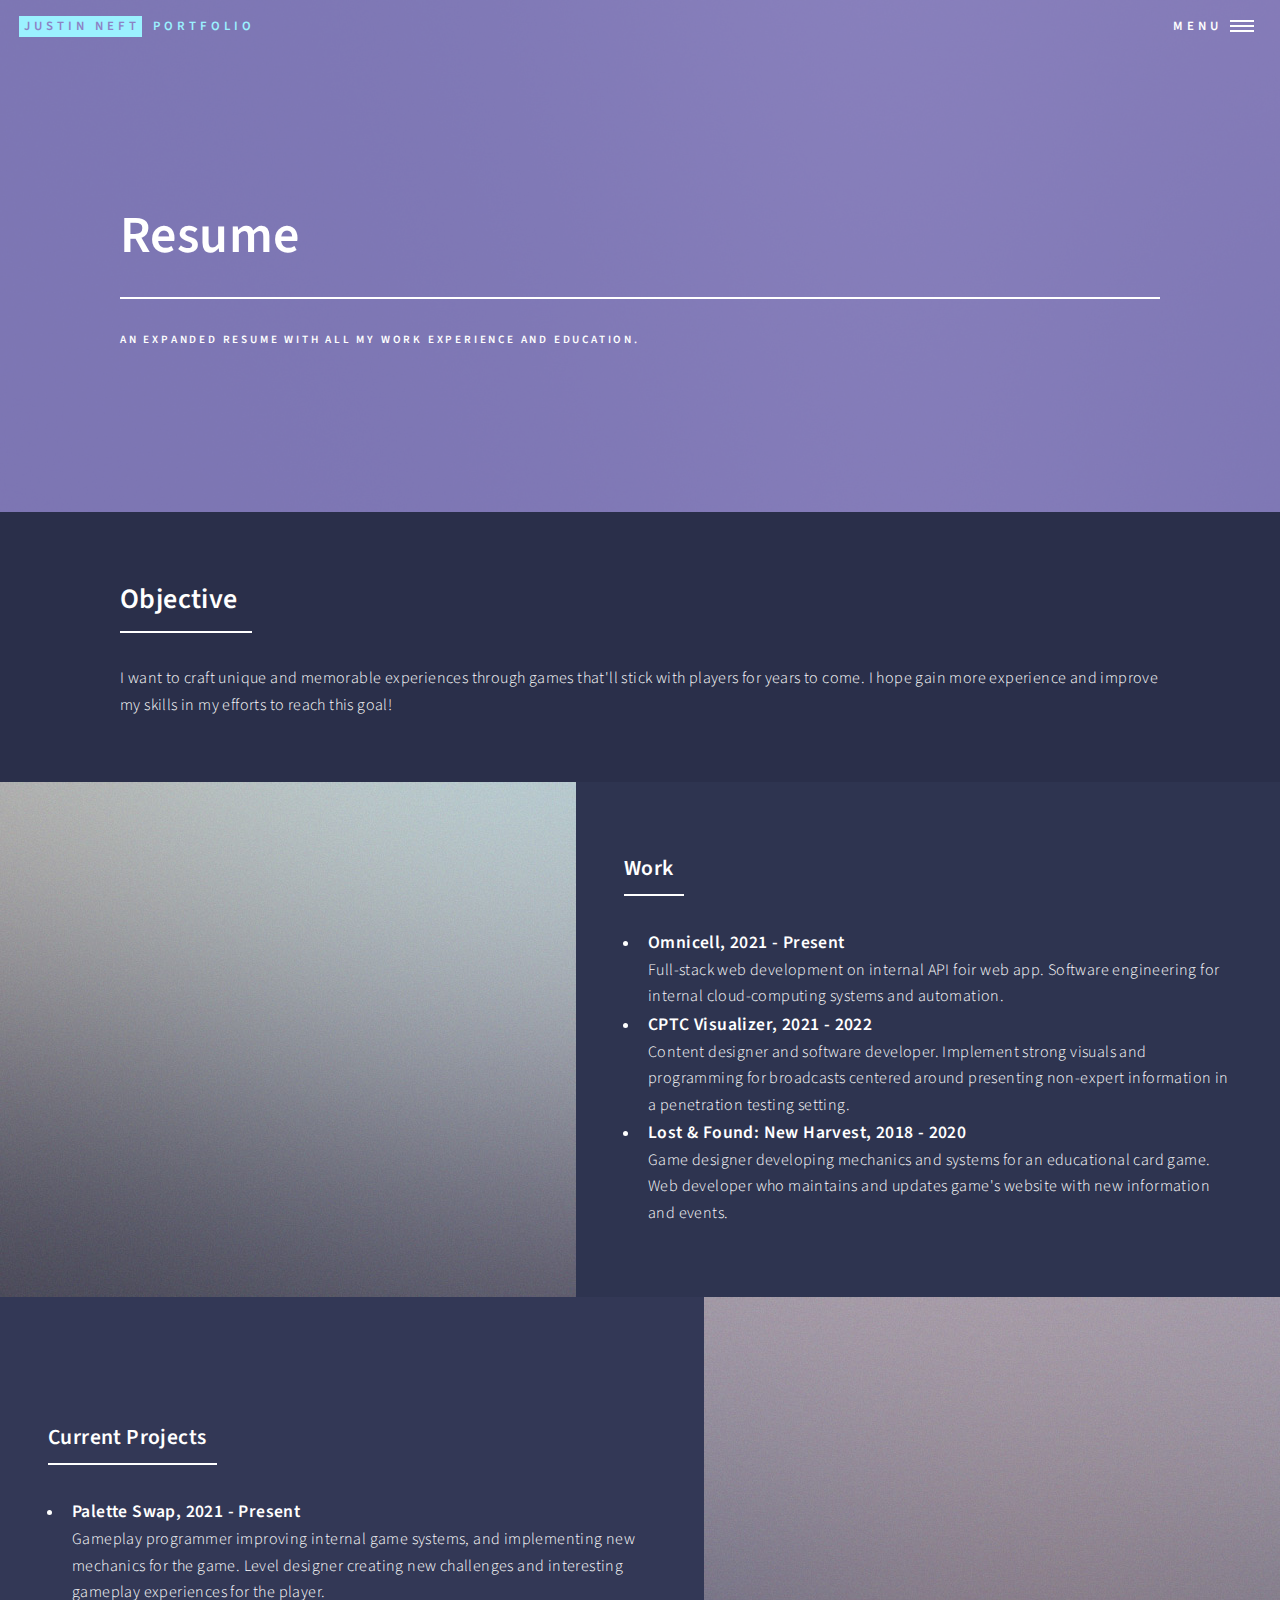
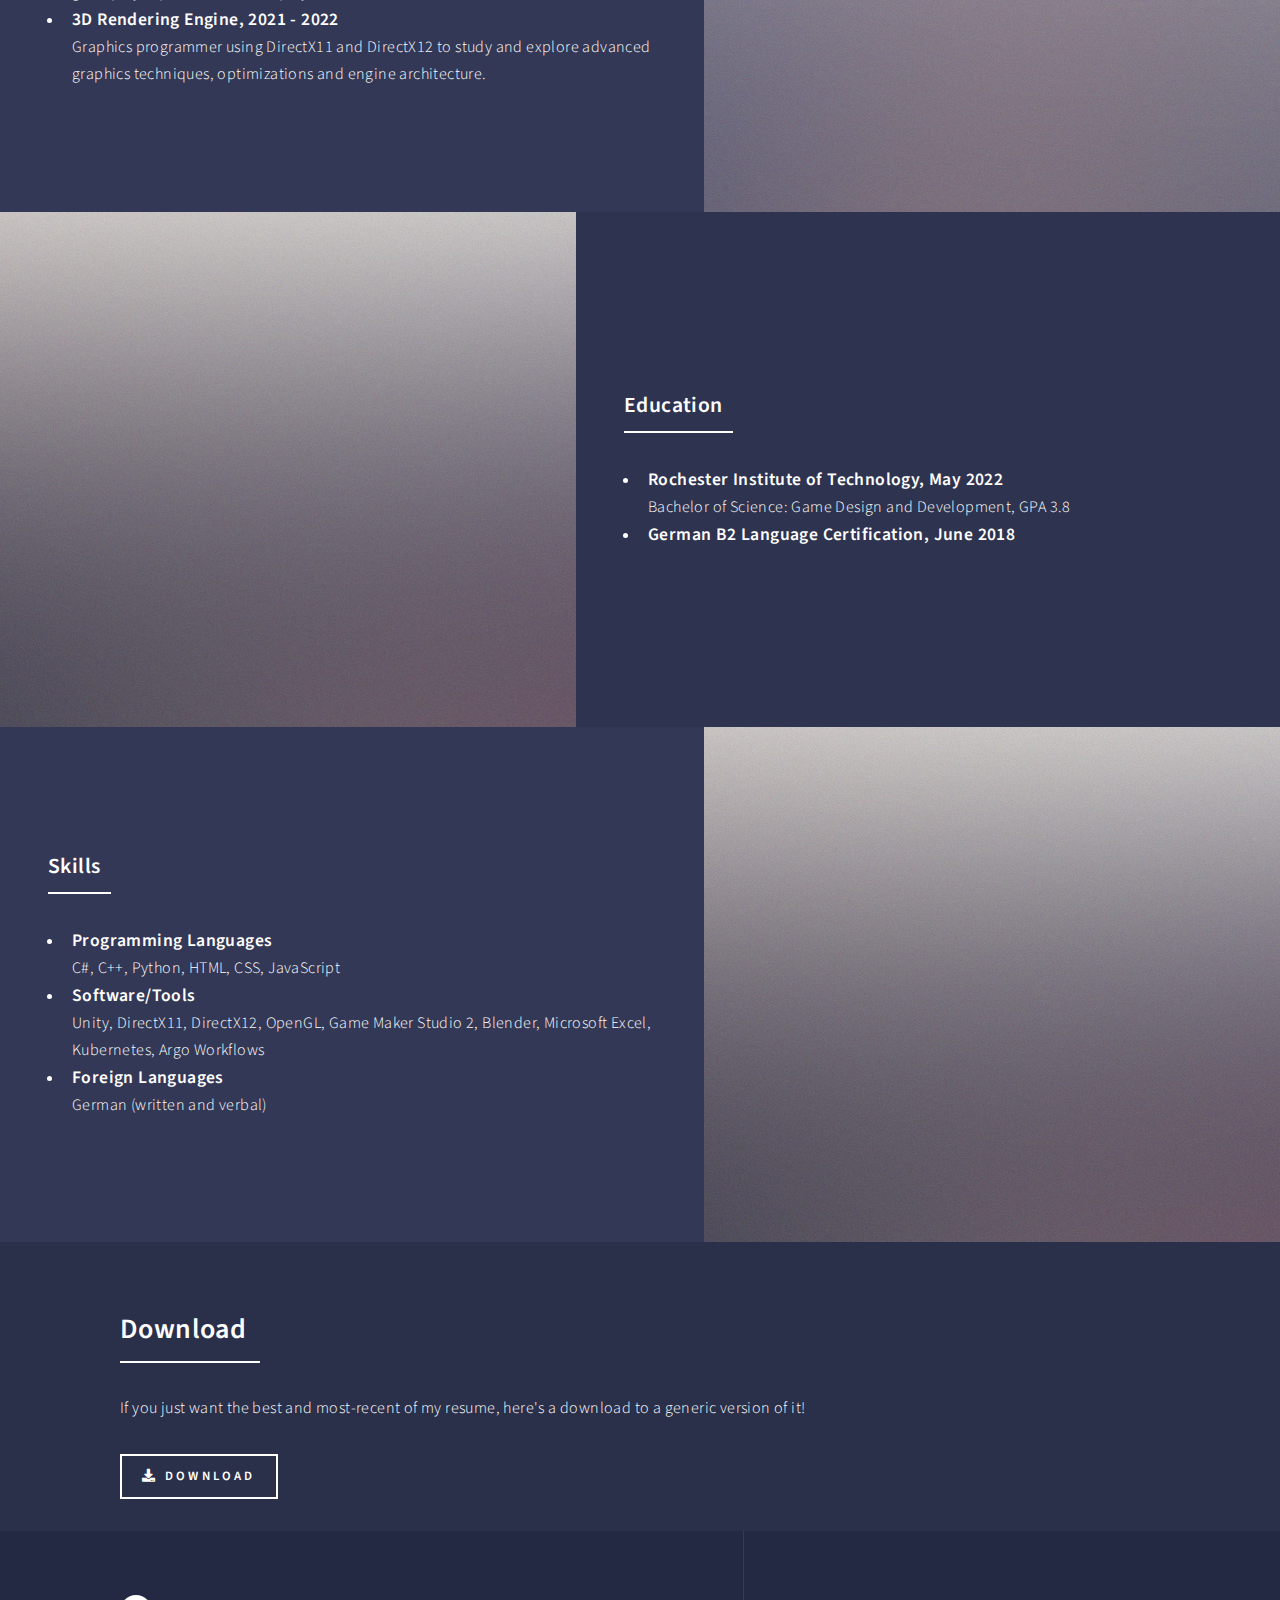
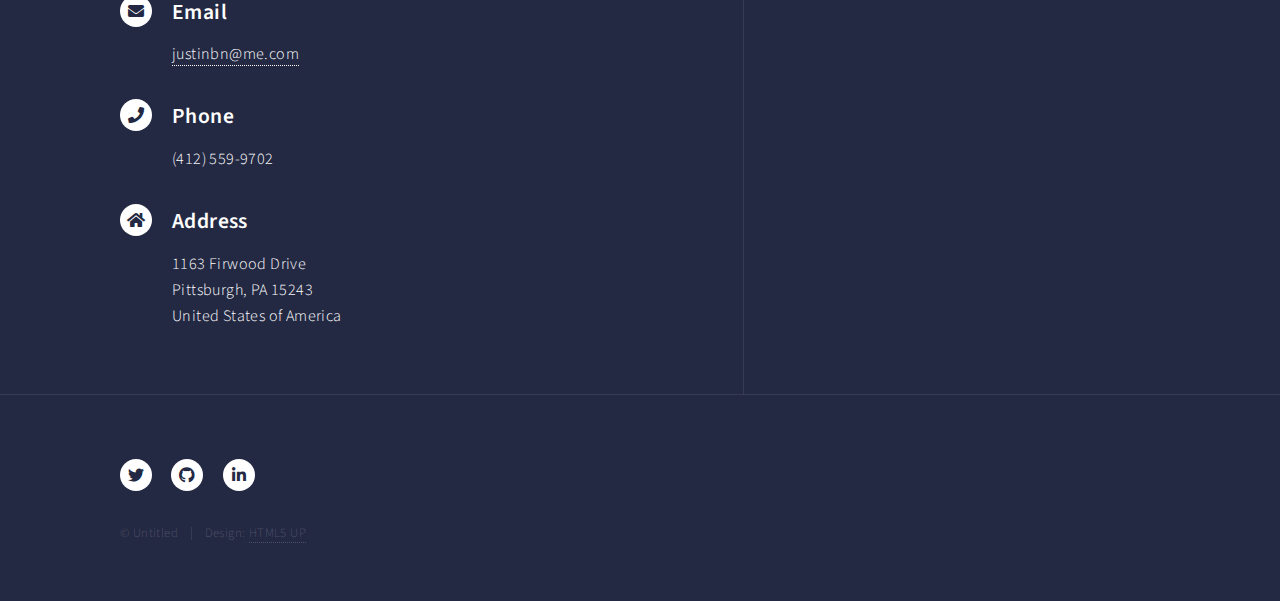
<file: resumeLanding.html>
<!DOCTYPE HTML>
<!--
	Forty by HTML5 UP
	html5up.net | @ajlkn
	Free for personal and commercial use under the CCA 3.0 license (html5up.net/license)
-->
<html>
	<head>
		<title>Justin Neft</title>
		<meta charset="utf-8" />
		<meta name="viewport" content="width=device-width, initial-scale=1, user-scalable=no" />
		<link rel="stylesheet" href="assets/css/main.css" />
		<noscript><link rel="stylesheet" href="assets/css/noscript.css" /></noscript>
	</head>
	<body class="is-preload">

		<!-- Wrapper -->
			<div id="wrapper">

				<!-- Header -->
				<!-- Note: The "styleN" class below should match that of the banner element. -->
					<header id="header" class="alt style2">
						<a href="index.html" class="logo"><strong>Justin Neft</strong> <span>Portfolio</span></a>
						<nav>
							<a href="#menu">Menu</a>
						</nav>
					</header>

				<!-- Menu -->
					<nav id="menu">
						<ul class="links">
							<li><a href="index.html">Home</a></li>
							<li><a href="index.html#main">Portfolio</a></li>
							<li><a href="#">Resume</a></li>
							<li><a href="#contact">Contact</a></li>
						</ul>
					</nav>

				<!-- Banner -->
				<!-- Note: The "styleN" class below should match that of the header element. -->
					<section id="banner" class="style2">
						<div class="inner">
							<span class="image">
								<img src="images/pic07.jpg" alt="" />
							</span>
							<header class="major">
								<h1>Resume</h1>
							</header>
							<div class="content">
								<p>An expanded resume with all my work experience and education.</p>
							</div>
						</div>
					</section>

				<!-- Main -->
					<div id="main">

						<!-- One -->
							<section id="one">
								<div class="inner">
									<header class="major">
										<h2>Objective</h2>
									</header>
									<p>I want to craft unique and memorable experiences through games that'll stick with players for years to come. I hope gain more experience and improve my skills in my efforts to reach this goal!</p>
								</div>
							</section>

						<!-- Two -->
							<section id="two" class="spotlights">
								<section>
									<img src="images/pic08.jpg" alt="" data-position="center center" />
									<div class="content">
										<div class="inner">
											<header class="major">
												<h3>Work</h3>
											</header>
											<ul>
												<li>
													<h4 class="resumeItem"><a href="omnicell.html" class="link">Omnicell</a>, 2021 - Present</h4>
													<p class="resumeItem">Full-stack web development on internal API foir web app. Software engineering for internal cloud-computing systems and automation.</p>
												</li>
												<li>
													<h4 class="resumeItem"><a href="cptcVisualization.html" class="link">CPTC Visualizer</a>, 2021 - 2022</h4>
													<p class="resumeItem">Content designer and software developer. Implement strong visuals and programming for broadcasts centered around presenting non-expert information in a penetration testing setting.</p>
												</li>
												<li>
													<h4 class="resumeItem"><a href="lostAndFound.html" class="link">Lost &amp; Found: New Harvest</a>, 2018 - 2020</h4>
													<p class="resumeItem">Game designer developing mechanics and systems for an educational card game. Web developer who maintains and updates game's website with new information and events.</p>
												</li>
											</ul>
										</div>
									</div>
								</section>
								<section>
									<img src="images/pic09.jpg" alt="" data-position="top center" />
									<div class="content">
										<div class="inner">
											<header class="major">
												<h3>Current Projects</h3>
											</header>
											<ul>
												<li>
													<h4 class="resumeItem"><a href="paletteSwap.html" class="link">Palette Swap</a>, 2021 - Present</h4>
													<p class="resumeItem">Gameplay programmer improving internal game systems, and implementing new mechanics for the game. Level designer creating new challenges and interesting gameplay experiences for the player.</p>
												</li>
												<li>
													<h4 class="resumeItem"><a href="3dEngine.html" class="link">3D Rendering Engine</a>, 2021 - 2022</h4>
													<p class="resumeItem">Graphics programmer using DirectX11 and DirectX12 to study and explore advanced graphics techniques, optimizations and engine architecture.</p>
												</li>
											</ul>
										</div>
									</div>
								</section>
								<section>
									<img src="images/pic10.jpg" alt="" data-position="25% 25%" />
									<div class="content">
										<div class="inner">
											<header class="major">
												<h3>Education</h3>
											</header>
											<ul>
												<li>
													<h4 class="resumeItem">Rochester Institute of Technology, May 2022</h4>
													<p class="resumeItem">Bachelor of Science: Game Design and Development, GPA 3.8</p>
												</li>
												<li>
													<h4 class="resumeItem">German B2 Language Certification, June 2018</h4>
												</li>
											</ul>
										</div>
									</div>
								</section>
								<section>
									<img src="images/pic10.jpg" alt="" data-position="25% 25%" />
									<div class="content">
										<div class="inner">
											<header class="major">
												<h3>Skills</h3>
											</header>
											<ul>
												<li>
													<h4 class="resumeItem">Programming Languages</h4>
													<p class="resumeItem">C#, C++, Python, HTML, CSS, JavaScript</p>
												</li>
												<li>
													<h4 class="resumeItem">Software/Tools</h4>
													<p class="resumeItem">Unity, DirectX11, DirectX12, OpenGL, Game Maker Studio 2, Blender, Microsoft Excel, Kubernetes, Argo Workflows</p>
												</li>
												<li>
													<h4 class="resumeItem">Foreign Languages</h4>
													<p class="resumeItem">German (written and verbal)</p>
												</li>
											</ul>
										</div>
									</div>
								</section>
							</section>

						<!-- Three -->
							<section id="three">
								<div class="inner">
									<header class="major">
										<h2>Download</h2>
									</header>
									<p>If you just want the best and most-recent of my resume, here's a download to a generic version of it!</p>
									<a href="documents/neftResume2023.pdf" class="button icon solid fa-download">Download</a>
								</div>
							</section>

					</div>

				<!-- Contact -->
				<section id="contact">
					<div class="inner">
						<section>
							<section>
								<div class="contact-method">
									<span class="icon solid alt fa-envelope"></span>
									<h3>Email</h3>
									<a href="#">justinbn@me.com</a>
								</div>
							</section>
							<section>
								<div class="contact-method">
									<span class="icon solid alt fa-phone"></span>
									<h3>Phone</h3>
									<span>(412) 559-9702</span>
								</div>
							</section>
							<section>
								<div class="contact-method">
									<span class="icon solid alt fa-home"></span>
									<h3>Address</h3>
									<span>1163 Firwood Drive<br />
									Pittsburgh, PA 15243<br />
									United States of America</span>
								</div>
							</section>
						</section>
					</div>
				</section>

				<!-- Footer -->
					<footer id="footer">
						<div class="inner">
							<ul class="icons">
								<li><a href="https://twitter.com/Captainjj360" class="icon brands alt fa-twitter"><span class="label">Twitter</span></a></li>
								<li><a href="https://github.com/jj0629" class="icon brands alt fa-github"><span class="label">GitHub</span></a></li>
								<li><a href="https://www.linkedin.com/in/justin-neft-49b99a170/" class="icon brands alt fa-linkedin-in"><span class="label">LinkedIn</span></a></li>
							</ul>
							<ul class="copyright">
								<li>&copy; Untitled</li><li>Design: <a href="https://html5up.net">HTML5 UP</a></li>
							</ul>
						</div>
					</footer>

			</div>

		<!-- Scripts -->
			<script src="assets/js/jquery.min.js"></script>
			<script src="assets/js/jquery.scrolly.min.js"></script>
			<script src="assets/js/jquery.scrollex.min.js"></script>
			<script src="assets/js/browser.min.js"></script>
			<script src="assets/js/breakpoints.min.js"></script>
			<script src="assets/js/util.js"></script>
			<script src="assets/js/main.js"></script>

	</body>
</html>
</file>
<file: assets/css/noscript.css>
/*
	Forty by HTML5 UP
	html5up.net | @ajlkn
	Free for personal and commercial use under the CCA 3.0 license (html5up.net/license)
*/

/* Banner */

	body.is-preload #banner:after {
		opacity: 0.85;
	}

	body.is-preload #banner > .inner {
		-moz-filter: none;
		-webkit-filter: none;
		-ms-filter: none;
		filter: none;
		-moz-transform: none;
		-webkit-transform: none;
		-ms-transform: none;
		transform: none;
		opacity: 1;
	}
</file>
<file: assets/css/main.css>
@import url(fontawesome-all.min.css);
@import url("https://fonts.googleapis.com/css?family=Source+Sans+Pro:300,300italic,600,600italic");

/*
	Forty by HTML5 UP
	html5up.net | @ajlkn
	Free for personal and commercial use under the CCA 3.0 license (html5up.net/license)
*/

.resumeItem {
	margin-bottom: 0em;
}

html, body, div, span, applet, object,
iframe, h1, h2, h3, h4, h5, h6, p, blockquote,
pre, a, abbr, acronym, address, big, cite,
code, del, dfn, em, img, ins, kbd, q, s, samp,
small, strike, strong, sub, sup, tt, var, b,
u, i, center, dl, dt, dd, ol, ul, li, fieldset,
form, label, legend, table, caption, tbody,
tfoot, thead, tr, th, td, article, aside,
canvas, details, embed, figure, figcaption,
footer, header, hgroup, menu, nav, output, ruby,
section, summary, time, mark, audio, video {
	margin: 0;
	padding: 0;
	border: 0;
	font-size: 100%;
	font: inherit;
	vertical-align: baseline;}

article, aside, details, figcaption, figure,
footer, header, hgroup, menu, nav, section {
	display: block;}

body {
	line-height: 1;
}

ol, ul {
	list-style: none;
}

blockquote, q {
	quotes: none;
}

	blockquote:before, blockquote:after, q:before, q:after {
		content: '';
		content: none;
	}

table {
	border-collapse: collapse;
	border-spacing: 0;
}

body {
	-webkit-text-size-adjust: none;
}

mark {
	background-color: transparent;
	color: inherit;
}

input::-moz-focus-inner {
	border: 0;
	padding: 0;
}

input, select, textarea {
	-moz-appearance: none;
	-webkit-appearance: none;
	-ms-appearance: none;
	appearance: none;
}

/* Basic */

	@-ms-viewport {
		width: device-width;
	}

	body {
		-ms-overflow-style: scrollbar;
	}

	@media screen and (max-width: 480px) {

		html, body {
			min-width: 320px;
		}

	}

	html {
		box-sizing: border-box;
	}

	*, *:before, *:after {
		box-sizing: inherit;
	}

	body {
		background: #242943;
	}

		body.is-preload *, body.is-preload *:before, body.is-preload *:after {
			-moz-animation: none !important;
			-webkit-animation: none !important;
			-ms-animation: none !important;
			animation: none !important;
			-moz-transition: none !important;
			-webkit-transition: none !important;
			-ms-transition: none !important;
			transition: none !important;
		}

/* Type */

	body, input, select, textarea {
		color: #ffffff;
		font-family: "Source Sans Pro", Helvetica, sans-serif;
		font-size: 17pt;
		font-weight: 300;
		letter-spacing: 0.025em;
		line-height: 1.65;
	}

		@media screen and (max-width: 1680px) {

			body, input, select, textarea {
				font-size: 14pt;
			}

		}

		@media screen and (max-width: 1280px) {

			body, input, select, textarea {
				font-size: 12pt;
			}

		}

		@media screen and (max-width: 360px) {

			body, input, select, textarea {
				font-size: 11pt;
			}

		}

	a {
		-moz-transition: color 0.2s ease-in-out, border-bottom-color 0.2s ease-in-out;
		-webkit-transition: color 0.2s ease-in-out, border-bottom-color 0.2s ease-in-out;
		-ms-transition: color 0.2s ease-in-out, border-bottom-color 0.2s ease-in-out;
		transition: color 0.2s ease-in-out, border-bottom-color 0.2s ease-in-out;
		border-bottom: dotted 1px;
		color: inherit;
		text-decoration: none;
	}

		a:hover {
			border-bottom-color: transparent;
			color: #9bf1ff !important;
		}

		a:active {
			color: #53e3fb !important;
		}

	strong, b {
		color: #ffffff;
		font-weight: 600;
	}

	em, i {
		font-style: italic;
	}

	p {
		margin: 0 0 2em 0;
	}

	h1, h2, h3, h4, h5, h6 {
		color: #ffffff;
		font-weight: 600;
		line-height: 1.65;
		margin: 0 0 1em 0;
	}

		h1 a, h2 a, h3 a, h4 a, h5 a, h6 a {
			color: inherit;
			border-bottom: 0;
		}

	h1 {
		font-size: 2.5em;
	}

	h2 {
		font-size: 1.75em;
	}

	h3 {
		font-size: 1.35em;
	}

	h4 {
		font-size: 1.1em;
	}

	h5 {
		font-size: 0.9em;
	}

	h6 {
		font-size: 0.7em;
	}

	@media screen and (max-width: 736px) {

		h1 {
			font-size: 2em;
		}

		h2 {
			font-size: 1.5em;
		}

		h3 {
			font-size: 1.25em;
		}

	}

	sub {
		font-size: 0.8em;
		position: relative;
		top: 0.5em;
	}

	sup {
		font-size: 0.8em;
		position: relative;
		top: -0.5em;
	}

	blockquote {
		border-left: solid 4px rgba(212, 212, 255, 0.1);
		font-style: italic;
		margin: 0 0 2em 0;
		padding: 0.5em 0 0.5em 2em;
	}

	code {
		background: rgba(212, 212, 255, 0.035);
		font-family: "Courier New", monospace;
		font-size: 0.9em;
		margin: 0 0.25em;
		padding: 0.25em 0.65em;
	}

	pre {
		-webkit-overflow-scrolling: touch;
		font-family: "Courier New", monospace;
		font-size: 0.9em;
		margin: 0 0 2em 0;
	}

		pre code {
			display: block;
			line-height: 1.75;
			padding: 1em 1.5em;
			overflow-x: auto;
		}

	hr {
		border: 0;
		border-bottom: solid 1px rgba(212, 212, 255, 0.1);
		margin: 2em 0;
	}

		hr.major {
			margin: 3em 0;
		}

	.align-left {
		text-align: left;
	}

	.align-center {
		text-align: center;
	}

	.align-right {
		text-align: right;
	}

/* Row */

	.row {
		display: flex;
		flex-wrap: wrap;
		box-sizing: border-box;
		align-items: stretch;
	}

		.row > * {
			box-sizing: border-box;
		}

		.row.gtr-uniform > * > :last-child {
			margin-bottom: 0;
		}

		.row.aln-left {
			justify-content: flex-start;
		}

		.row.aln-center {
			justify-content: center;
		}

		.row.aln-right {
			justify-content: flex-end;
		}

		.row.aln-top {
			align-items: flex-start;
		}

		.row.aln-middle {
			align-items: center;
		}

		.row.aln-bottom {
			align-items: flex-end;
		}

		.row > .imp {
			order: -1;
		}

		.row > .col-1 {
			width: 8.33333%;
		}

		.row > .off-1 {
			margin-left: 8.33333%;
		}

		.row > .col-2 {
			width: 16.66667%;
		}

		.row > .off-2 {
			margin-left: 16.66667%;
		}

		.row > .col-3 {
			width: 25%;
		}

		.row > .off-3 {
			margin-left: 25%;
		}

		.row > .col-4 {
			width: 33.33333%;
		}

		.row > .off-4 {
			margin-left: 33.33333%;
		}

		.row > .col-5 {
			width: 41.66667%;
		}

		.row > .off-5 {
			margin-left: 41.66667%;
		}

		.row > .col-6 {
			width: 50%;
		}

		.row > .off-6 {
			margin-left: 50%;
		}

		.row > .col-7 {
			width: 58.33333%;
		}

		.row > .off-7 {
			margin-left: 58.33333%;
		}

		.row > .col-8 {
			width: 66.66667%;
		}

		.row > .off-8 {
			margin-left: 66.66667%;
		}

		.row > .col-9 {
			width: 75%;
		}

		.row > .off-9 {
			margin-left: 75%;
		}

		.row > .col-10 {
			width: 83.33333%;
		}

		.row > .off-10 {
			margin-left: 83.33333%;
		}

		.row > .col-11 {
			width: 91.66667%;
		}

		.row > .off-11 {
			margin-left: 91.66667%;
		}

		.row > .col-12 {
			width: 100%;
		}

		.row > .off-12 {
			margin-left: 100%;
		}

		.row.gtr-0 {
			margin-top: 0;
			margin-left: 0em;
		}

			.row.gtr-0 > * {
				padding: 0 0 0 0em;
			}

			.row.gtr-0.gtr-uniform {
				margin-top: 0em;
			}

				.row.gtr-0.gtr-uniform > * {
					padding-top: 0em;
				}

		.row.gtr-25 {
			margin-top: 0;
			margin-left: -0.5em;
		}

			.row.gtr-25 > * {
				padding: 0 0 0 0.5em;
			}

			.row.gtr-25.gtr-uniform {
				margin-top: -0.5em;
			}

				.row.gtr-25.gtr-uniform > * {
					padding-top: 0.5em;
				}

		.row.gtr-50 {
			margin-top: 0;
			margin-left: -1em;
		}

			.row.gtr-50 > * {
				padding: 0 0 0 1em;
			}

			.row.gtr-50.gtr-uniform {
				margin-top: -1em;
			}

				.row.gtr-50.gtr-uniform > * {
					padding-top: 1em;
				}

		.row {
			margin-top: 0;
			margin-left: -2em;
		}

			.row > * {
				padding: 0 0 0 2em;
			}

			.row.gtr-uniform {
				margin-top: -2em;
			}

				.row.gtr-uniform > * {
					padding-top: 2em;
				}

		.row.gtr-150 {
			margin-top: 0;
			margin-left: -3em;
		}

			.row.gtr-150 > * {
				padding: 0 0 0 3em;
			}

			.row.gtr-150.gtr-uniform {
				margin-top: -3em;
			}

				.row.gtr-150.gtr-uniform > * {
					padding-top: 3em;
				}

		.row.gtr-200 {
			margin-top: 0;
			margin-left: -4em;
		}

			.row.gtr-200 > * {
				padding: 0 0 0 4em;
			}

			.row.gtr-200.gtr-uniform {
				margin-top: -4em;
			}

				.row.gtr-200.gtr-uniform > * {
					padding-top: 4em;
				}

		@media screen and (max-width: 1680px) {

			.row {
				display: flex;
				flex-wrap: wrap;
				box-sizing: border-box;
				align-items: stretch;
			}

				.row > * {
					box-sizing: border-box;
				}

				.row.gtr-uniform > * > :last-child {
					margin-bottom: 0;
				}

				.row.aln-left {
					justify-content: flex-start;
				}

				.row.aln-center {
					justify-content: center;
				}

				.row.aln-right {
					justify-content: flex-end;
				}

				.row.aln-top {
					align-items: flex-start;
				}

				.row.aln-middle {
					align-items: center;
				}

				.row.aln-bottom {
					align-items: flex-end;
				}

				.row > .imp-xlarge {
					order: -1;
				}

				.row > .col-1-xlarge {
					width: 8.33333%;
				}

				.row > .off-1-xlarge {
					margin-left: 8.33333%;
				}

				.row > .col-2-xlarge {
					width: 16.66667%;
				}

				.row > .off-2-xlarge {
					margin-left: 16.66667%;
				}

				.row > .col-3-xlarge {
					width: 25%;
				}

				.row > .off-3-xlarge {
					margin-left: 25%;
				}

				.row > .col-4-xlarge {
					width: 33.33333%;
				}

				.row > .off-4-xlarge {
					margin-left: 33.33333%;
				}

				.row > .col-5-xlarge {
					width: 41.66667%;
				}

				.row > .off-5-xlarge {
					margin-left: 41.66667%;
				}

				.row > .col-6-xlarge {
					width: 50%;
				}

				.row > .off-6-xlarge {
					margin-left: 50%;
				}

				.row > .col-7-xlarge {
					width: 58.33333%;
				}

				.row > .off-7-xlarge {
					margin-left: 58.33333%;
				}

				.row > .col-8-xlarge {
					width: 66.66667%;
				}

				.row > .off-8-xlarge {
					margin-left: 66.66667%;
				}

				.row > .col-9-xlarge {
					width: 75%;
				}

				.row > .off-9-xlarge {
					margin-left: 75%;
				}

				.row > .col-10-xlarge {
					width: 83.33333%;
				}

				.row > .off-10-xlarge {
					margin-left: 83.33333%;
				}

				.row > .col-11-xlarge {
					width: 91.66667%;
				}

				.row > .off-11-xlarge {
					margin-left: 91.66667%;
				}

				.row > .col-12-xlarge {
					width: 100%;
				}

				.row > .off-12-xlarge {
					margin-left: 100%;
				}

				.row.gtr-0 {
					margin-top: 0;
					margin-left: 0em;
				}

					.row.gtr-0 > * {
						padding: 0 0 0 0em;
					}

					.row.gtr-0.gtr-uniform {
						margin-top: 0em;
					}

						.row.gtr-0.gtr-uniform > * {
							padding-top: 0em;
						}

				.row.gtr-25 {
					margin-top: 0;
					margin-left: -0.5em;
				}

					.row.gtr-25 > * {
						padding: 0 0 0 0.5em;
					}

					.row.gtr-25.gtr-uniform {
						margin-top: -0.5em;
					}

						.row.gtr-25.gtr-uniform > * {
							padding-top: 0.5em;
						}

				.row.gtr-50 {
					margin-top: 0;
					margin-left: -1em;
				}

					.row.gtr-50 > * {
						padding: 0 0 0 1em;
					}

					.row.gtr-50.gtr-uniform {
						margin-top: -1em;
					}

						.row.gtr-50.gtr-uniform > * {
							padding-top: 1em;
						}

				.row {
					margin-top: 0;
					margin-left: -2em;
				}

					.row > * {
						padding: 0 0 0 2em;
					}

					.row.gtr-uniform {
						margin-top: -2em;
					}

						.row.gtr-uniform > * {
							padding-top: 2em;
						}

				.row.gtr-150 {
					margin-top: 0;
					margin-left: -3em;
				}

					.row.gtr-150 > * {
						padding: 0 0 0 3em;
					}

					.row.gtr-150.gtr-uniform {
						margin-top: -3em;
					}

						.row.gtr-150.gtr-uniform > * {
							padding-top: 3em;
						}

				.row.gtr-200 {
					margin-top: 0;
					margin-left: -4em;
				}

					.row.gtr-200 > * {
						padding: 0 0 0 4em;
					}

					.row.gtr-200.gtr-uniform {
						margin-top: -4em;
					}

						.row.gtr-200.gtr-uniform > * {
							padding-top: 4em;
						}

		}

		@media screen and (max-width: 1280px) {

			.row {
				display: flex;
				flex-wrap: wrap;
				box-sizing: border-box;
				align-items: stretch;
			}

				.row > * {
					box-sizing: border-box;
				}

				.row.gtr-uniform > * > :last-child {
					margin-bottom: 0;
				}

				.row.aln-left {
					justify-content: flex-start;
				}

				.row.aln-center {
					justify-content: center;
				}

				.row.aln-right {
					justify-content: flex-end;
				}

				.row.aln-top {
					align-items: flex-start;
				}

				.row.aln-middle {
					align-items: center;
				}

				.row.aln-bottom {
					align-items: flex-end;
				}

				.row > .imp-large {
					order: -1;
				}

				.row > .col-1-large {
					width: 8.33333%;
				}

				.row > .off-1-large {
					margin-left: 8.33333%;
				}

				.row > .col-2-large {
					width: 16.66667%;
				}

				.row > .off-2-large {
					margin-left: 16.66667%;
				}

				.row > .col-3-large {
					width: 25%;
				}

				.row > .off-3-large {
					margin-left: 25%;
				}

				.row > .col-4-large {
					width: 33.33333%;
				}

				.row > .off-4-large {
					margin-left: 33.33333%;
				}

				.row > .col-5-large {
					width: 41.66667%;
				}

				.row > .off-5-large {
					margin-left: 41.66667%;
				}

				.row > .col-6-large {
					width: 50%;
				}

				.row > .off-6-large {
					margin-left: 50%;
				}

				.row > .col-7-large {
					width: 58.33333%;
				}

				.row > .off-7-large {
					margin-left: 58.33333%;
				}

				.row > .col-8-large {
					width: 66.66667%;
				}

				.row > .off-8-large {
					margin-left: 66.66667%;
				}

				.row > .col-9-large {
					width: 75%;
				}

				.row > .off-9-large {
					margin-left: 75%;
				}

				.row > .col-10-large {
					width: 83.33333%;
				}

				.row > .off-10-large {
					margin-left: 83.33333%;
				}

				.row > .col-11-large {
					width: 91.66667%;
				}

				.row > .off-11-large {
					margin-left: 91.66667%;
				}

				.row > .col-12-large {
					width: 100%;
				}

				.row > .off-12-large {
					margin-left: 100%;
				}

				.row.gtr-0 {
					margin-top: 0;
					margin-left: 0em;
				}

					.row.gtr-0 > * {
						padding: 0 0 0 0em;
					}

					.row.gtr-0.gtr-uniform {
						margin-top: 0em;
					}

						.row.gtr-0.gtr-uniform > * {
							padding-top: 0em;
						}

				.row.gtr-25 {
					margin-top: 0;
					margin-left: -0.375em;
				}

					.row.gtr-25 > * {
						padding: 0 0 0 0.375em;
					}

					.row.gtr-25.gtr-uniform {
						margin-top: -0.375em;
					}

						.row.gtr-25.gtr-uniform > * {
							padding-top: 0.375em;
						}

				.row.gtr-50 {
					margin-top: 0;
					margin-left: -0.75em;
				}

					.row.gtr-50 > * {
						padding: 0 0 0 0.75em;
					}

					.row.gtr-50.gtr-uniform {
						margin-top: -0.75em;
					}

						.row.gtr-50.gtr-uniform > * {
							padding-top: 0.75em;
						}

				.row {
					margin-top: 0;
					margin-left: -1.5em;
				}

					.row > * {
						padding: 0 0 0 1.5em;
					}

					.row.gtr-uniform {
						margin-top: -1.5em;
					}

						.row.gtr-uniform > * {
							padding-top: 1.5em;
						}

				.row.gtr-150 {
					margin-top: 0;
					margin-left: -2.25em;
				}

					.row.gtr-150 > * {
						padding: 0 0 0 2.25em;
					}

					.row.gtr-150.gtr-uniform {
						margin-top: -2.25em;
					}

						.row.gtr-150.gtr-uniform > * {
							padding-top: 2.25em;
						}

				.row.gtr-200 {
					margin-top: 0;
					margin-left: -3em;
				}

					.row.gtr-200 > * {
						padding: 0 0 0 3em;
					}

					.row.gtr-200.gtr-uniform {
						margin-top: -3em;
					}

						.row.gtr-200.gtr-uniform > * {
							padding-top: 3em;
						}

		}

		@media screen and (max-width: 980px) {

			.row {
				display: flex;
				flex-wrap: wrap;
				box-sizing: border-box;
				align-items: stretch;
			}

				.row > * {
					box-sizing: border-box;
				}

				.row.gtr-uniform > * > :last-child {
					margin-bottom: 0;
				}

				.row.aln-left {
					justify-content: flex-start;
				}

				.row.aln-center {
					justify-content: center;
				}

				.row.aln-right {
					justify-content: flex-end;
				}

				.row.aln-top {
					align-items: flex-start;
				}

				.row.aln-middle {
					align-items: center;
				}

				.row.aln-bottom {
					align-items: flex-end;
				}

				.row > .imp-medium {
					order: -1;
				}

				.row > .col-1-medium {
					width: 8.33333%;
				}

				.row > .off-1-medium {
					margin-left: 8.33333%;
				}

				.row > .col-2-medium {
					width: 16.66667%;
				}

				.row > .off-2-medium {
					margin-left: 16.66667%;
				}

				.row > .col-3-medium {
					width: 25%;
				}

				.row > .off-3-medium {
					margin-left: 25%;
				}

				.row > .col-4-medium {
					width: 33.33333%;
				}

				.row > .off-4-medium {
					margin-left: 33.33333%;
				}

				.row > .col-5-medium {
					width: 41.66667%;
				}

				.row > .off-5-medium {
					margin-left: 41.66667%;
				}

				.row > .col-6-medium {
					width: 50%;
				}

				.row > .off-6-medium {
					margin-left: 50%;
				}

				.row > .col-7-medium {
					width: 58.33333%;
				}

				.row > .off-7-medium {
					margin-left: 58.33333%;
				}

				.row > .col-8-medium {
					width: 66.66667%;
				}

				.row > .off-8-medium {
					margin-left: 66.66667%;
				}

				.row > .col-9-medium {
					width: 75%;
				}

				.row > .off-9-medium {
					margin-left: 75%;
				}

				.row > .col-10-medium {
					width: 83.33333%;
				}

				.row > .off-10-medium {
					margin-left: 83.33333%;
				}

				.row > .col-11-medium {
					width: 91.66667%;
				}

				.row > .off-11-medium {
					margin-left: 91.66667%;
				}

				.row > .col-12-medium {
					width: 100%;
				}

				.row > .off-12-medium {
					margin-left: 100%;
				}

				.row.gtr-0 {
					margin-top: 0;
					margin-left: 0em;
				}

					.row.gtr-0 > * {
						padding: 0 0 0 0em;
					}

					.row.gtr-0.gtr-uniform {
						margin-top: 0em;
					}

						.row.gtr-0.gtr-uniform > * {
							padding-top: 0em;
						}

				.row.gtr-25 {
					margin-top: 0;
					margin-left: -0.375em;
				}

					.row.gtr-25 > * {
						padding: 0 0 0 0.375em;
					}

					.row.gtr-25.gtr-uniform {
						margin-top: -0.375em;
					}

						.row.gtr-25.gtr-uniform > * {
							padding-top: 0.375em;
						}

				.row.gtr-50 {
					margin-top: 0;
					margin-left: -0.75em;
				}

					.row.gtr-50 > * {
						padding: 0 0 0 0.75em;
					}

					.row.gtr-50.gtr-uniform {
						margin-top: -0.75em;
					}

						.row.gtr-50.gtr-uniform > * {
							padding-top: 0.75em;
						}

				.row {
					margin-top: 0;
					margin-left: -1.5em;
				}

					.row > * {
						padding: 0 0 0 1.5em;
					}

					.row.gtr-uniform {
						margin-top: -1.5em;
					}

						.row.gtr-uniform > * {
							padding-top: 1.5em;
						}

				.row.gtr-150 {
					margin-top: 0;
					margin-left: -2.25em;
				}

					.row.gtr-150 > * {
						padding: 0 0 0 2.25em;
					}

					.row.gtr-150.gtr-uniform {
						margin-top: -2.25em;
					}

						.row.gtr-150.gtr-uniform > * {
							padding-top: 2.25em;
						}

				.row.gtr-200 {
					margin-top: 0;
					margin-left: -3em;
				}

					.row.gtr-200 > * {
						padding: 0 0 0 3em;
					}

					.row.gtr-200.gtr-uniform {
						margin-top: -3em;
					}

						.row.gtr-200.gtr-uniform > * {
							padding-top: 3em;
						}

		}

		@media screen and (max-width: 736px) {

			.row {
				display: flex;
				flex-wrap: wrap;
				box-sizing: border-box;
				align-items: stretch;
			}

				.row > * {
					box-sizing: border-box;
				}

				.row.gtr-uniform > * > :last-child {
					margin-bottom: 0;
				}

				.row.aln-left {
					justify-content: flex-start;
				}

				.row.aln-center {
					justify-content: center;
				}

				.row.aln-right {
					justify-content: flex-end;
				}

				.row.aln-top {
					align-items: flex-start;
				}

				.row.aln-middle {
					align-items: center;
				}

				.row.aln-bottom {
					align-items: flex-end;
				}

				.row > .imp-small {
					order: -1;
				}

				.row > .col-1-small {
					width: 8.33333%;
				}

				.row > .off-1-small {
					margin-left: 8.33333%;
				}

				.row > .col-2-small {
					width: 16.66667%;
				}

				.row > .off-2-small {
					margin-left: 16.66667%;
				}

				.row > .col-3-small {
					width: 25%;
				}

				.row > .off-3-small {
					margin-left: 25%;
				}

				.row > .col-4-small {
					width: 33.33333%;
				}

				.row > .off-4-small {
					margin-left: 33.33333%;
				}

				.row > .col-5-small {
					width: 41.66667%;
				}

				.row > .off-5-small {
					margin-left: 41.66667%;
				}

				.row > .col-6-small {
					width: 50%;
				}

				.row > .off-6-small {
					margin-left: 50%;
				}

				.row > .col-7-small {
					width: 58.33333%;
				}

				.row > .off-7-small {
					margin-left: 58.33333%;
				}

				.row > .col-8-small {
					width: 66.66667%;
				}

				.row > .off-8-small {
					margin-left: 66.66667%;
				}

				.row > .col-9-small {
					width: 75%;
				}

				.row > .off-9-small {
					margin-left: 75%;
				}

				.row > .col-10-small {
					width: 83.33333%;
				}

				.row > .off-10-small {
					margin-left: 83.33333%;
				}

				.row > .col-11-small {
					width: 91.66667%;
				}

				.row > .off-11-small {
					margin-left: 91.66667%;
				}

				.row > .col-12-small {
					width: 100%;
				}

				.row > .off-12-small {
					margin-left: 100%;
				}

				.row.gtr-0 {
					margin-top: 0;
					margin-left: 0em;
				}

					.row.gtr-0 > * {
						padding: 0 0 0 0em;
					}

					.row.gtr-0.gtr-uniform {
						margin-top: 0em;
					}

						.row.gtr-0.gtr-uniform > * {
							padding-top: 0em;
						}

				.row.gtr-25 {
					margin-top: 0;
					margin-left: -0.3125em;
				}

					.row.gtr-25 > * {
						padding: 0 0 0 0.3125em;
					}

					.row.gtr-25.gtr-uniform {
						margin-top: -0.3125em;
					}

						.row.gtr-25.gtr-uniform > * {
							padding-top: 0.3125em;
						}

				.row.gtr-50 {
					margin-top: 0;
					margin-left: -0.625em;
				}

					.row.gtr-50 > * {
						padding: 0 0 0 0.625em;
					}

					.row.gtr-50.gtr-uniform {
						margin-top: -0.625em;
					}

						.row.gtr-50.gtr-uniform > * {
							padding-top: 0.625em;
						}

				.row {
					margin-top: 0;
					margin-left: -1.25em;
				}

					.row > * {
						padding: 0 0 0 1.25em;
					}

					.row.gtr-uniform {
						margin-top: -1.25em;
					}

						.row.gtr-uniform > * {
							padding-top: 1.25em;
						}

				.row.gtr-150 {
					margin-top: 0;
					margin-left: -1.875em;
				}

					.row.gtr-150 > * {
						padding: 0 0 0 1.875em;
					}

					.row.gtr-150.gtr-uniform {
						margin-top: -1.875em;
					}

						.row.gtr-150.gtr-uniform > * {
							padding-top: 1.875em;
						}

				.row.gtr-200 {
					margin-top: 0;
					margin-left: -2.5em;
				}

					.row.gtr-200 > * {
						padding: 0 0 0 2.5em;
					}

					.row.gtr-200.gtr-uniform {
						margin-top: -2.5em;
					}

						.row.gtr-200.gtr-uniform > * {
							padding-top: 2.5em;
						}

		}

		@media screen and (max-width: 480px) {

			.row {
				display: flex;
				flex-wrap: wrap;
				box-sizing: border-box;
				align-items: stretch;
			}

				.row > * {
					box-sizing: border-box;
				}

				.row.gtr-uniform > * > :last-child {
					margin-bottom: 0;
				}

				.row.aln-left {
					justify-content: flex-start;
				}

				.row.aln-center {
					justify-content: center;
				}

				.row.aln-right {
					justify-content: flex-end;
				}

				.row.aln-top {
					align-items: flex-start;
				}

				.row.aln-middle {
					align-items: center;
				}

				.row.aln-bottom {
					align-items: flex-end;
				}

				.row > .imp-xsmall {
					order: -1;
				}

				.row > .col-1-xsmall {
					width: 8.33333%;
				}

				.row > .off-1-xsmall {
					margin-left: 8.33333%;
				}

				.row > .col-2-xsmall {
					width: 16.66667%;
				}

				.row > .off-2-xsmall {
					margin-left: 16.66667%;
				}

				.row > .col-3-xsmall {
					width: 25%;
				}

				.row > .off-3-xsmall {
					margin-left: 25%;
				}

				.row > .col-4-xsmall {
					width: 33.33333%;
				}

				.row > .off-4-xsmall {
					margin-left: 33.33333%;
				}

				.row > .col-5-xsmall {
					width: 41.66667%;
				}

				.row > .off-5-xsmall {
					margin-left: 41.66667%;
				}

				.row > .col-6-xsmall {
					width: 50%;
				}

				.row > .off-6-xsmall {
					margin-left: 50%;
				}

				.row > .col-7-xsmall {
					width: 58.33333%;
				}

				.row > .off-7-xsmall {
					margin-left: 58.33333%;
				}

				.row > .col-8-xsmall {
					width: 66.66667%;
				}

				.row > .off-8-xsmall {
					margin-left: 66.66667%;
				}

				.row > .col-9-xsmall {
					width: 75%;
				}

				.row > .off-9-xsmall {
					margin-left: 75%;
				}

				.row > .col-10-xsmall {
					width: 83.33333%;
				}

				.row > .off-10-xsmall {
					margin-left: 83.33333%;
				}

				.row > .col-11-xsmall {
					width: 91.66667%;
				}

				.row > .off-11-xsmall {
					margin-left: 91.66667%;
				}

				.row > .col-12-xsmall {
					width: 100%;
				}

				.row > .off-12-xsmall {
					margin-left: 100%;
				}

				.row.gtr-0 {
					margin-top: 0;
					margin-left: 0em;
				}

					.row.gtr-0 > * {
						padding: 0 0 0 0em;
					}

					.row.gtr-0.gtr-uniform {
						margin-top: 0em;
					}

						.row.gtr-0.gtr-uniform > * {
							padding-top: 0em;
						}

				.row.gtr-25 {
					margin-top: 0;
					margin-left: -0.3125em;
				}

					.row.gtr-25 > * {
						padding: 0 0 0 0.3125em;
					}

					.row.gtr-25.gtr-uniform {
						margin-top: -0.3125em;
					}

						.row.gtr-25.gtr-uniform > * {
							padding-top: 0.3125em;
						}

				.row.gtr-50 {
					margin-top: 0;
					margin-left: -0.625em;
				}

					.row.gtr-50 > * {
						padding: 0 0 0 0.625em;
					}

					.row.gtr-50.gtr-uniform {
						margin-top: -0.625em;
					}

						.row.gtr-50.gtr-uniform > * {
							padding-top: 0.625em;
						}

				.row {
					margin-top: 0;
					margin-left: -1.25em;
				}

					.row > * {
						padding: 0 0 0 1.25em;
					}

					.row.gtr-uniform {
						margin-top: -1.25em;
					}

						.row.gtr-uniform > * {
							padding-top: 1.25em;
						}

				.row.gtr-150 {
					margin-top: 0;
					margin-left: -1.875em;
				}

					.row.gtr-150 > * {
						padding: 0 0 0 1.875em;
					}

					.row.gtr-150.gtr-uniform {
						margin-top: -1.875em;
					}

						.row.gtr-150.gtr-uniform > * {
							padding-top: 1.875em;
						}

				.row.gtr-200 {
					margin-top: 0;
					margin-left: -2.5em;
				}

					.row.gtr-200 > * {
						padding: 0 0 0 2.5em;
					}

					.row.gtr-200.gtr-uniform {
						margin-top: -2.5em;
					}

						.row.gtr-200.gtr-uniform > * {
							padding-top: 2.5em;
						}

		}

/* Section/Article */

	section.special, article.special {
		text-align: center;
	}

	header.major {
		width: -moz-max-content;
		width: -webkit-max-content;
		width: -ms-max-content;
		width: max-content;
		margin-bottom: 2em;
	}

		header.major > :first-child {
			margin-bottom: 0;
			width: calc(100% + 0.5em);
		}

			header.major > :first-child:after {
				content: '';
				background-color: #ffffff;
				display: block;
				height: 2px;
				margin: 0.325em 0 0.5em 0;
				width: 100%;
			}

		header.major > p {
			font-size: 0.7em;
			font-weight: 600;
			letter-spacing: 0.25em;
			margin-bottom: 0;
			text-transform: uppercase;
		}

		body.is-ie header.major > :first-child:after {
			max-width: 9em;
		}

		body.is-ie header.major > h1:after {
			max-width: 100% !important;
		}

	@media screen and (max-width: 736px) {

		header.major > p br {
			display: none;
		}

	}

/* Form */

	form {
		margin: 0 0 2em 0;
	}

		form > :last-child {
			margin-bottom: 0;
		}

		form > .fields {
			display: -moz-flex;
			display: -webkit-flex;
			display: -ms-flex;
			display: flex;
			-moz-flex-wrap: wrap;
			-webkit-flex-wrap: wrap;
			-ms-flex-wrap: wrap;
			flex-wrap: wrap;
			width: calc(100% + 3em);
			margin: -1.5em 0 2em -1.5em;
		}

			form > .fields > .field {
				-moz-flex-grow: 0;
				-webkit-flex-grow: 0;
				-ms-flex-grow: 0;
				flex-grow: 0;
				-moz-flex-shrink: 0;
				-webkit-flex-shrink: 0;
				-ms-flex-shrink: 0;
				flex-shrink: 0;
				padding: 1.5em 0 0 1.5em;
				width: calc(100% - 1.5em);
			}

				form > .fields > .field.half {
					width: calc(50% - 0.75em);
				}

				form > .fields > .field.third {
					width: calc(100%/3 - 0.5em);
				}

				form > .fields > .field.quarter {
					width: calc(25% - 0.375em);
				}

		@media screen and (max-width: 480px) {

			form > .fields {
				width: calc(100% + 3em);
				margin: -1.5em 0 2em -1.5em;
			}

				form > .fields > .field {
					padding: 1.5em 0 0 1.5em;
					width: calc(100% - 1.5em);
				}

					form > .fields > .field.half {
						width: calc(100% - 1.5em);
					}

					form > .fields > .field.third {
						width: calc(100% - 1.5em);
					}

					form > .fields > .field.quarter {
						width: calc(100% - 1.5em);
					}

		}

	label {
		color: #ffffff;
		display: block;
		font-size: 0.8em;
		font-weight: 600;
		letter-spacing: 0.25em;
		margin: 0 0 1em 0;
		text-transform: uppercase;
	}

	input[type="text"],
	input[type="password"],
	input[type="email"],
	input[type="tel"],
	input[type="search"],
	input[type="url"],
	select,
	textarea {
		-moz-appearance: none;
		-webkit-appearance: none;
		-ms-appearance: none;
		appearance: none;
		background: rgba(212, 212, 255, 0.035);
		border: none;
		border-radius: 0;
		color: inherit;
		display: block;
		outline: 0;
		padding: 0 1em;
		text-decoration: none;
		width: 100%;
	}

		input[type="text"]:invalid,
		input[type="password"]:invalid,
		input[type="email"]:invalid,
		input[type="tel"]:invalid,
		input[type="search"]:invalid,
		input[type="url"]:invalid,
		select:invalid,
		textarea:invalid {
			box-shadow: none;
		}

		input[type="text"]:focus,
		input[type="password"]:focus,
		input[type="email"]:focus,
		input[type="tel"]:focus,
		input[type="search"]:focus,
		input[type="url"]:focus,
		select:focus,
		textarea:focus {
			border-color: #9bf1ff;
			box-shadow: 0 0 0 2px #9bf1ff;
		}

	select {
		background-image: url("data:image/svg+xml;charset=utf8,%3Csvg xmlns='http://www.w3.org/2000/svg' width='40' height='40' preserveAspectRatio='none' viewBox='0 0 40 40'%3E%3Cpath d='M9.4,12.3l10.4,10.4l10.4-10.4c0.2-0.2,0.5-0.4,0.9-0.4c0.3,0,0.6,0.1,0.9,0.4l3.3,3.3c0.2,0.2,0.4,0.5,0.4,0.9 c0,0.4-0.1,0.6-0.4,0.9L20.7,31.9c-0.2,0.2-0.5,0.4-0.9,0.4c-0.3,0-0.6-0.1-0.9-0.4L4.3,17.3c-0.2-0.2-0.4-0.5-0.4-0.9 c0-0.4,0.1-0.6,0.4-0.9l3.3-3.3c0.2-0.2,0.5-0.4,0.9-0.4S9.1,12.1,9.4,12.3z' fill='rgba(212, 212, 255, 0.1)' /%3E%3C/svg%3E");
		background-size: 1.25rem;
		background-repeat: no-repeat;
		background-position: calc(100% - 1rem) center;
		height: 2.75em;
		padding-right: 2.75em;
		text-overflow: ellipsis;
	}

		select option {
			color: #ffffff;
			background: #242943;
		}

		select:focus::-ms-value {
			background-color: transparent;
		}

		select::-ms-expand {
			display: none;
		}

	input[type="text"],
	input[type="password"],
	input[type="email"],
	input[type="tel"],
	input[type="search"],
	input[type="url"],
	select {
		height: 2.75em;
	}

	textarea {
		padding: 0.75em 1em;
	}

	input[type="checkbox"],
	input[type="radio"] {
		-moz-appearance: none;
		-webkit-appearance: none;
		-ms-appearance: none;
		appearance: none;
		display: block;
		float: left;
		margin-right: -2em;
		opacity: 0;
		width: 1em;
		z-index: -1;
	}

		input[type="checkbox"] + label,
		input[type="radio"] + label {
			text-decoration: none;
			color: #ffffff;
			cursor: pointer;
			display: inline-block;
			font-weight: 300;
			padding-left: 2.65em;
			padding-right: 0.75em;
			position: relative;
		}

			input[type="checkbox"] + label:before,
			input[type="radio"] + label:before {
				-moz-osx-font-smoothing: grayscale;
				-webkit-font-smoothing: antialiased;
				display: inline-block;
				font-style: normal;
				font-variant: normal;
				text-rendering: auto;
				line-height: 1;
				text-transform: none !important;
				font-family: 'Font Awesome 5 Free';
				font-weight: 900;
			}

			input[type="checkbox"] + label:before,
			input[type="radio"] + label:before {
				background: rgba(212, 212, 255, 0.035);
				content: '';
				display: inline-block;
				font-size: 0.8em;
				height: 2.0625em;
				left: 0;
				letter-spacing: 0;
				line-height: 2.0625em;
				position: absolute;
				text-align: center;
				top: 0;
				width: 2.0625em;
			}

		input[type="checkbox"]:checked + label:before,
		input[type="radio"]:checked + label:before {
			background: #ffffff;
			border-color: #9bf1ff;
			content: '\f00c';
			color: #242943;
		}

		input[type="checkbox"]:focus + label:before,
		input[type="radio"]:focus + label:before {
			box-shadow: 0 0 0 2px #9bf1ff;
		}

	input[type="radio"] + label:before {
		border-radius: 100%;
	}

	::-webkit-input-placeholder {
		color: rgba(244, 244, 255, 0.2) !important;
		opacity: 1.0;
	}

	:-moz-placeholder {
		color: rgba(244, 244, 255, 0.2) !important;
		opacity: 1.0;
	}

	::-moz-placeholder {
		color: rgba(244, 244, 255, 0.2) !important;
		opacity: 1.0;
	}

	:-ms-input-placeholder {
		color: rgba(244, 244, 255, 0.2) !important;
		opacity: 1.0;
	}

/* Box */

	.box {
		border: solid 1px rgba(212, 212, 255, 0.1);
		margin-bottom: 2em;
		padding: 1.5em;
	}

		.box > :last-child,
		.box > :last-child > :last-child,
		.box > :last-child > :last-child > :last-child {
			margin-bottom: 0;
		}

		.box.alt {
			border: 0;
			border-radius: 0;
			padding: 0;
		}

/* Icon */

	.icon {
		text-decoration: none;
		border-bottom: none;
		position: relative;
	}

		.icon:before {
			-moz-osx-font-smoothing: grayscale;
			-webkit-font-smoothing: antialiased;
			display: inline-block;
			font-style: normal;
			font-variant: normal;
			text-rendering: auto;
			line-height: 1;
			text-transform: none !important;
			font-family: 'Font Awesome 5 Free';
			font-weight: 400;
		}

		.icon > .label {
			display: none;
		}

		.icon:before {
			line-height: inherit;
		}

		.icon.solid:before {
			font-weight: 900;
		}

		.icon.brands:before {
			font-family: 'Font Awesome 5 Brands';
		}

		.icon.alt:before {
			background-color: #ffffff;
			border-radius: 100%;
			color: #242943;
			display: inline-block;
			height: 2em;
			line-height: 2em;
			text-align: center;
			width: 2em;
		}

	a.icon.alt:before {
		-moz-transition: background-color 0.2s ease-in-out;
		-webkit-transition: background-color 0.2s ease-in-out;
		-ms-transition: background-color 0.2s ease-in-out;
		transition: background-color 0.2s ease-in-out;
	}

	a.icon.alt:hover:before {
		background-color: #6fc3df;
	}

	a.icon.alt:active:before {
		background-color: #37a6cb;
	}

/* Image */

	.image {
		border: 0;
		display: inline-block;
		position: relative;
	}

		.image img {
			display: block;
		}

		.image.left, .image.right {
			max-width: 30%;
		}

			.image.left img, .image.right img {
				width: 100%;
			}

		.image.left {
			float: left;
			margin: 0 1.5em 1.25em 0;
			top: 0.25em;
		}

		.image.right {
			float: right;
			margin: 0 0 1.25em 1.5em;
			top: 0.25em;
		}

		.image.fit {
			display: block;
			margin: 0 0 2em 0;
			width: 100%;
		}

			.image.fit img {
				width: 100%;
			}

		.image.main {
			display: block;
			margin: 2.5em 0;
			width: 100%;
		}

			.image.main img {
				width: 100%;
			}

			@media screen and (max-width: 736px) {

				.image.main {
					margin: 1.5em 0;
				}

			}

/* List */

	ol {
		list-style: decimal;
		margin: 0 0 2em 0;
		padding-left: 1.25em;
	}

		ol li {
			padding-left: 0.25em;
		}

	ul {
		list-style: disc;
		margin: 0 0 2em 0;
		padding-left: 1em;
	}

		ul li {
			padding-left: 0.5em;
		}

		ul.alt {
			list-style: none;
			padding-left: 0;
		}

			ul.alt li {
				border-top: solid 1px rgba(212, 212, 255, 0.1);
				padding: 0.5em 0;
			}

				ul.alt li:first-child {
					border-top: 0;
					padding-top: 0;
				}

	dl {
		margin: 0 0 2em 0;
	}

		dl dt {
			display: block;
			font-weight: 600;
			margin: 0 0 1em 0;
		}

		dl dd {
			margin-left: 2em;
		}

/* Actions */

	ul.actions {
		display: -moz-flex;
		display: -webkit-flex;
		display: -ms-flex;
		display: flex;
		cursor: default;
		list-style: none;
		margin-left: -1em;
		padding-left: 0;
	}

		ul.actions li {
			padding: 0 0 0 1em;
			vertical-align: middle;
		}

		ul.actions.special {
			-moz-justify-content: center;
			-webkit-justify-content: center;
			-ms-justify-content: center;
			justify-content: center;
			width: 100%;
			margin-left: 0;
		}

			ul.actions.special li:first-child {
				padding-left: 0;
			}

		ul.actions.stacked {
			-moz-flex-direction: column;
			-webkit-flex-direction: column;
			-ms-flex-direction: column;
			flex-direction: column;
			margin-left: 0;
		}

			ul.actions.stacked li {
				padding: 1.3em 0 0 0;
			}

				ul.actions.stacked li:first-child {
					padding-top: 0;
				}

		ul.actions.fit {
			width: calc(100% + 1em);
		}

			ul.actions.fit li {
				-moz-flex-grow: 1;
				-webkit-flex-grow: 1;
				-ms-flex-grow: 1;
				flex-grow: 1;
				-moz-flex-shrink: 1;
				-webkit-flex-shrink: 1;
				-ms-flex-shrink: 1;
				flex-shrink: 1;
				width: 100%;
			}

				ul.actions.fit li > * {
					width: 100%;
				}

			ul.actions.fit.stacked {
				width: 100%;
			}

/* Icons */

	ul.icons {
		cursor: default;
		list-style: none;
		padding-left: 0;
	}

		ul.icons li {
			display: inline-block;
			padding: 0 1em 0 0;
		}

			ul.icons li:last-child {
				padding-right: 0;
			}

		@media screen and (max-width: 736px) {

			ul.icons li {
				padding: 0 0.75em 0 0;
			}

		}

/* Pagination */

	ul.pagination {
		cursor: default;
		list-style: none;
		padding-left: 0;
	}

		ul.pagination li {
			display: inline-block;
			padding-left: 0;
			vertical-align: middle;
		}

			ul.pagination li > .page {
				-moz-transition: background-color 0.2s ease-in-out, color 0.2s ease-in-out;
				-webkit-transition: background-color 0.2s ease-in-out, color 0.2s ease-in-out;
				-ms-transition: background-color 0.2s ease-in-out, color 0.2s ease-in-out;
				transition: background-color 0.2s ease-in-out, color 0.2s ease-in-out;
				border-bottom: 0;
				display: inline-block;
				font-size: 0.8em;
				font-weight: 600;
				height: 1.5em;
				line-height: 1.5em;
				margin: 0 0.125em;
				min-width: 1.5em;
				padding: 0 0.5em;
				text-align: center;
			}

				ul.pagination li > .page.active {
					background-color: #ffffff;
					color: #242943;
				}

					ul.pagination li > .page.active:hover {
						background-color: #9bf1ff;
						color: #242943 !important;
					}

					ul.pagination li > .page.active:active {
						background-color: #53e3fb;
					}

			ul.pagination li:first-child {
				padding-right: 0.75em;
			}

			ul.pagination li:last-child {
				padding-left: 0.75em;
			}

		@media screen and (max-width: 480px) {

			ul.pagination li:nth-child(n+2):nth-last-child(n+2) {
				display: none;
			}

			ul.pagination li:first-child {
				padding-right: 0;
			}

		}

/* Table */

	.table-wrapper {
		-webkit-overflow-scrolling: touch;
		overflow-x: auto;
	}

	table {
		margin: 0 0 2em 0;
		width: 100%;
	}

		table tbody tr {
			border: solid 1px rgba(212, 212, 255, 0.1);
			border-left: 0;
			border-right: 0;
		}

			table tbody tr:nth-child(2n + 1) {
				background-color: rgba(212, 212, 255, 0.035);
			}

		table td {
			padding: 0.75em 0.75em;
		}

		table th {
			color: #ffffff;
			font-size: 0.9em;
			font-weight: 600;
			padding: 0 0.75em 0.75em 0.75em;
			text-align: left;
		}

		table thead {
			border-bottom: solid 2px rgba(212, 212, 255, 0.1);
		}

		table tfoot {
			border-top: solid 2px rgba(212, 212, 255, 0.1);
		}

		table.alt {
			border-collapse: separate;
		}

			table.alt tbody tr td {
				border: solid 1px rgba(212, 212, 255, 0.1);
				border-left-width: 0;
				border-top-width: 0;
			}

				table.alt tbody tr td:first-child {
					border-left-width: 1px;
				}

			table.alt tbody tr:first-child td {
				border-top-width: 1px;
			}

			table.alt thead {
				border-bottom: 0;
			}

			table.alt tfoot {
				border-top: 0;
			}

/* Button */

	input[type="submit"],
	input[type="reset"],
	input[type="button"],
	button,
	.button {
		-moz-appearance: none;
		-webkit-appearance: none;
		-ms-appearance: none;
		appearance: none;
		-moz-transition: background-color 0.2s ease-in-out, box-shadow 0.2s ease-in-out, color 0.2s ease-in-out;
		-webkit-transition: background-color 0.2s ease-in-out, box-shadow 0.2s ease-in-out, color 0.2s ease-in-out;
		-ms-transition: background-color 0.2s ease-in-out, box-shadow 0.2s ease-in-out, color 0.2s ease-in-out;
		transition: background-color 0.2s ease-in-out, box-shadow 0.2s ease-in-out, color 0.2s ease-in-out;
		background-color: transparent;
		border: 0;
		border-radius: 0;
		box-shadow: inset 0 0 0 2px #ffffff;
		color: #ffffff;
		cursor: pointer;
		display: inline-block;
		font-size: 0.8em;
		font-weight: 600;
		height: 3.5em;
		letter-spacing: 0.25em;
		line-height: 3.5em;
		padding: 0 1.75em;
		text-align: center;
		text-decoration: none;
		text-transform: uppercase;
		white-space: nowrap;
	}

		input[type="submit"]:hover, input[type="submit"]:active,
		input[type="reset"]:hover,
		input[type="reset"]:active,
		input[type="button"]:hover,
		input[type="button"]:active,
		button:hover,
		button:active,
		.button:hover,
		.button:active {
			box-shadow: inset 0 0 0 2px #9bf1ff;
			color: #9bf1ff;
		}

		input[type="submit"]:active,
		input[type="reset"]:active,
		input[type="button"]:active,
		button:active,
		.button:active {
			background-color: rgba(155, 241, 255, 0.1);
			box-shadow: inset 0 0 0 2px #53e3fb;
			color: #53e3fb;
		}

		input[type="submit"].icon:before,
		input[type="reset"].icon:before,
		input[type="button"].icon:before,
		button.icon:before,
		.button.icon:before {
			margin-right: 0.5em;
		}

		input[type="submit"].fit,
		input[type="reset"].fit,
		input[type="button"].fit,
		button.fit,
		.button.fit {
			width: 100%;
		}

		input[type="submit"].small,
		input[type="reset"].small,
		input[type="button"].small,
		button.small,
		.button.small {
			font-size: 0.6em;
		}

		input[type="submit"].large,
		input[type="reset"].large,
		input[type="button"].large,
		button.large,
		.button.large {
			font-size: 1.25em;
			height: 3em;
			line-height: 3em;
		}

		input[type="submit"].next,
		input[type="reset"].next,
		input[type="button"].next,
		button.next,
		.button.next {
			padding-right: 4.5em;
			position: relative;
		}

			input[type="submit"].next:before, input[type="submit"].next:after,
			input[type="reset"].next:before,
			input[type="reset"].next:after,
			input[type="button"].next:before,
			input[type="button"].next:after,
			button.next:before,
			button.next:after,
			.button.next:before,
			.button.next:after {
				-moz-transition: opacity 0.2s ease-in-out;
				-webkit-transition: opacity 0.2s ease-in-out;
				-ms-transition: opacity 0.2s ease-in-out;
				transition: opacity 0.2s ease-in-out;
				background-position: center right;
				background-repeat: no-repeat;
				background-size: 36px 24px;
				content: '';
				display: block;
				height: 100%;
				position: absolute;
				right: 1.5em;
				top: 0;
				vertical-align: middle;
				width: 36px;
			}

			input[type="submit"].next:before,
			input[type="reset"].next:before,
			input[type="button"].next:before,
			button.next:before,
			.button.next:before {
				background-image: url("data:image/svg+xml;charset=utf8,%3Csvg xmlns='http://www.w3.org/2000/svg' xmlns:xlink='http://www.w3.org/1999/xlink' width='36px' height='24px' viewBox='0 0 36 24' zoomAndPan='disable'%3E%3Cstyle%3Eline %7B stroke: %23ffffff%3B stroke-width: 2px%3B %7D%3C/style%3E%3Cline x1='0' y1='12' x2='34' y2='12' /%3E%3Cline x1='25' y1='4' x2='34' y2='12.5' /%3E%3Cline x1='25' y1='20' x2='34' y2='11.5' /%3E%3C/svg%3E");
			}

			input[type="submit"].next:after,
			input[type="reset"].next:after,
			input[type="button"].next:after,
			button.next:after,
			.button.next:after {
				background-image: url("data:image/svg+xml;charset=utf8,%3Csvg xmlns='http://www.w3.org/2000/svg' xmlns:xlink='http://www.w3.org/1999/xlink' width='36px' height='24px' viewBox='0 0 36 24' zoomAndPan='disable'%3E%3Cstyle%3Eline %7B stroke: %239bf1ff%3B stroke-width: 2px%3B %7D%3C/style%3E%3Cline x1='0' y1='12' x2='34' y2='12' /%3E%3Cline x1='25' y1='4' x2='34' y2='12.5' /%3E%3Cline x1='25' y1='20' x2='34' y2='11.5' /%3E%3C/svg%3E");
				opacity: 0;
				z-index: 1;
			}

			input[type="submit"].next:hover:after, input[type="submit"].next:active:after,
			input[type="reset"].next:hover:after,
			input[type="reset"].next:active:after,
			input[type="button"].next:hover:after,
			input[type="button"].next:active:after,
			button.next:hover:after,
			button.next:active:after,
			.button.next:hover:after,
			.button.next:active:after {
				opacity: 1;
			}

			@media screen and (max-width: 1280px) {

				input[type="submit"].next,
				input[type="reset"].next,
				input[type="button"].next,
				button.next,
				.button.next {
					padding-right: 5em;
				}

			}

		input[type="submit"].primary,
		input[type="reset"].primary,
		input[type="button"].primary,
		button.primary,
		.button.primary {
			background-color: #ffffff;
			box-shadow: none;
			color: #242943;
		}

			input[type="submit"].primary:hover, input[type="submit"].primary:active,
			input[type="reset"].primary:hover,
			input[type="reset"].primary:active,
			input[type="button"].primary:hover,
			input[type="button"].primary:active,
			button.primary:hover,
			button.primary:active,
			.button.primary:hover,
			.button.primary:active {
				background-color: #9bf1ff;
				color: #242943 !important;
			}

			input[type="submit"].primary:active,
			input[type="reset"].primary:active,
			input[type="button"].primary:active,
			button.primary:active,
			.button.primary:active {
				background-color: #53e3fb;
			}

		input[type="submit"].disabled, input[type="submit"]:disabled,
		input[type="reset"].disabled,
		input[type="reset"]:disabled,
		input[type="button"].disabled,
		input[type="button"]:disabled,
		button.disabled,
		button:disabled,
		.button.disabled,
		.button:disabled {
			pointer-events: none;
			cursor: default;
			opacity: 0.25;
		}

/* Tiles */

	.tiles {
		display: -moz-flex;
		display: -webkit-flex;
		display: -ms-flex;
		display: flex;
		-moz-flex-wrap: wrap;
		-webkit-flex-wrap: wrap;
		-ms-flex-wrap: wrap;
		flex-wrap: wrap;
		border-top: 0 !important;
	}

		.tiles + * {
			border-top: 0 !important;
		}

		.tiles article {
			-moz-align-items: center;
			-webkit-align-items: center;
			-ms-align-items: center;
			align-items: center;
			display: -moz-flex;
			display: -webkit-flex;
			display: -ms-flex;
			display: flex;
			-moz-transition: -moz-transform 0.25s ease, opacity 0.25s ease, -moz-filter 1s ease, -webkit-filter 1s ease;
			-webkit-transition: -webkit-transform 0.25s ease, opacity 0.25s ease, -webkit-filter 1s ease, -webkit-filter 1s ease;
			-ms-transition: -ms-transform 0.25s ease, opacity 0.25s ease, -ms-filter 1s ease, -webkit-filter 1s ease;
			transition: transform 0.25s ease, opacity 0.25s ease, filter 1s ease, -webkit-filter 1s ease;
			padding: 4em 4em 2em 4em ;
			background-position: center;
			background-repeat: no-repeat;
			background-size: cover;
			cursor: default;
			height: 40vh;
			max-height: 40em;
			min-height: 23em;
			overflow: hidden;
			position: relative;
			width: 40%;
		}

			.tiles article .image {
				display: none;
			}

			.tiles article header {
				position: relative;
				z-index: 3;
			}

			.tiles article h3 {
				font-size: 1.75em;
			}

				.tiles article h3 a:hover {
					color: inherit !important;
				}

			.tiles article .link.primary {
				border: 0;
				height: 100%;
				left: 0;
				position: absolute;
				top: 0;
				width: 100%;
				z-index: 4;
			}

			.tiles article:before {
				-moz-transition: opacity 0.5s ease;
				-webkit-transition: opacity 0.5s ease;
				-ms-transition: opacity 0.5s ease;
				transition: opacity 0.5s ease;
				bottom: 0;
				content: '';
				display: block;
				height: 100%;
				left: 0;
				opacity: 0.85;
				position: absolute;
				width: 100%;
				z-index: 2;
			}

			.tiles article:after {
				background-color: rgba(36, 41, 67, 0.25);
				content: '';
				display: block;
				height: 100%;
				left: 0;
				position: absolute;
				top: 0;
				width: 100%;
				z-index: 1;
			}

			.tiles article:hover:before {
				opacity: 0;
			}

			.tiles article.is-transitioning {
				-moz-transform: scale(0.95);
				-webkit-transform: scale(0.95);
				-ms-transform: scale(0.95);
				transform: scale(0.95);
				-moz-filter: blur(0.5em);
				-webkit-filter: blur(0.5em);
				-ms-filter: blur(0.5em);
				filter: blur(0.5em);
				opacity: 0;
			}

			.tiles article:nth-child(4n - 1), .tiles article:nth-child(4n - 2) {
				width: 60%;
			}

			.tiles article:nth-child(6n - 5):before {
				background-color: #6fc3df;
			}

			.tiles article:nth-child(6n - 4):before {
				background-color: #8d82c4;
			}

			.tiles article:nth-child(6n - 3):before {
				background-color: #ec8d81;
			}

			.tiles article:nth-child(6n - 2):before {
				background-color: #e7b788;
			}

			.tiles article:nth-child(6n - 1):before {
				background-color: #8ea9e8;
			}

			.tiles article:nth-child(6n):before {
				background-color: #87c5a4;
			}

		@media screen and (max-width: 1280px) {

			.tiles article {
				padding: 4em 3em 2em 3em ;
				height: 30vh;
				max-height: 30em;
				min-height: 20em;
			}

		}

		@media screen and (max-width: 980px) {

			.tiles article {
				width: 50% !important;
			}

		}

		@media screen and (max-width: 736px) {

			.tiles article {
				padding: 3em 1.5em 1em 1.5em ;
				height: 16em;
				max-height: none;
				min-height: 0;
			}

				.tiles article h3 {
					font-size: 1.5em;
				}

		}

		@media screen and (max-width: 480px) {

			.tiles {
				display: block;
			}

				.tiles article {
					height: 20em;
					width: 100% !important;
				}

		}

/* Contact Method */

	.contact-method {
		margin: 0 0 2em 0;
		padding-left: 3.25em;
		position: relative;
	}

		.contact-method .icon {
			left: 0;
			position: absolute;
			top: 0;
		}

		.contact-method h3 {
			margin: 0 0 0.5em 0;
		}

/* Spotlights */

	.spotlights {
		border-top: 0 !important;
	}

		.spotlights + * {
			border-top: 0 !important;
		}

		.spotlights > section {
			display: -moz-flex;
			display: -webkit-flex;
			display: -ms-flex;
			display: flex;
			-moz-flex-direction: row;
			-webkit-flex-direction: row;
			-ms-flex-direction: row;
			flex-direction: row;
			background-color: #2e3450;
		}

			.spotlights > section > .image {
				background-position: center center;
				background-size: cover;
				border-radius: 0;
				display: block;
				position: relative;
				width: 30%;
			}

				.spotlights > section > .image img {
					border-radius: 0;
					display: block;
					width: 100%;
				}

				.spotlights > section > .image:before {
					background: rgba(36, 41, 67, 0.9);
					content: '';
					display: block;
					height: 100%;
					left: 0;
					opacity: 0;
					position: absolute;
					top: 0;
					width: 100%;
				}

			.spotlights > section > .content {
				display: -moz-flex;
				display: -webkit-flex;
				display: -ms-flex;
				display: flex;
				-moz-flex-direction: column;
				-webkit-flex-direction: column;
				-ms-flex-direction: column;
				flex-direction: column;
				-moz-justify-content: center;
				-webkit-justify-content: center;
				-ms-justify-content: center;
				justify-content: center;
				-moz-align-items: center;
				-webkit-align-items: center;
				-ms-align-items: center;
				align-items: center;
				padding: 2em 3em 0.1em 3em ;
				width: 70%;
			}

				.spotlights > section > .content > .inner {
					margin: 0 auto;
					max-width: 100%;
					width: 65em;
				}

			.spotlights > section:nth-child(2n) {
				-moz-flex-direction: row-reverse;
				-webkit-flex-direction: row-reverse;
				-ms-flex-direction: row-reverse;
				flex-direction: row-reverse;
				background-color: #333856;
			}

				.spotlights > section:nth-child(2n) > .content {
					-moz-align-items: -moz-flex-end;
					-webkit-align-items: -webkit-flex-end;
					-ms-align-items: -ms-flex-end;
					align-items: flex-end;
				}

		@media screen and (max-width: 1680px) {

			.spotlights > section > .image {
				width: 40%;
			}

			.spotlights > section > .content {
				width: 60%;
			}

		}

		@media screen and (max-width: 1280px) {

			.spotlights > section > .image {
				width: 45%;
			}

			.spotlights > section > .content {
				width: 55%;
			}

		}

		@media screen and (max-width: 980px) {

			.spotlights > section {
				display: block;
			}

				.spotlights > section > .image {
					width: 100%;
				}

				.spotlights > section > .content {
					padding: 4em 3em 2em 3em ;
					width: 100%;
				}

		}

		@media screen and (max-width: 736px) {

			.spotlights > section > .content {
				padding: 3em 1.5em 1em 1.5em ;
			}

		}

/* Header */

	@-moz-keyframes reveal-header {
		0% {
			top: -4em;
			opacity: 0;
		}

		100% {
			top: 0;
			opacity: 1;
		}
	}

	@-webkit-keyframes reveal-header {
		0% {
			top: -4em;
			opacity: 0;
		}

		100% {
			top: 0;
			opacity: 1;
		}
	}

	@-ms-keyframes reveal-header {
		0% {
			top: -4em;
			opacity: 0;
		}

		100% {
			top: 0;
			opacity: 1;
		}
	}

	@keyframes reveal-header {
		0% {
			top: -4em;
			opacity: 0;
		}

		100% {
			top: 0;
			opacity: 1;
		}
	}

	#header {
		display: -moz-flex;
		display: -webkit-flex;
		display: -ms-flex;
		display: flex;
		background-color: #2a2f4a;
		box-shadow: 0 0 0.25em 0 rgba(0, 0, 0, 0.15);
		cursor: default;
		font-weight: 600;
		height: 3.25em;
		left: 0;
		letter-spacing: 0.25em;
		line-height: 3.25em;
		margin: 0;
		position: fixed;
		text-transform: uppercase;
		top: 0;
		width: 100%;
		z-index: 10000;
	}

		#header .logo {
			border: 0;
			display: inline-block;
			font-size: 0.8em;
			height: inherit;
			line-height: inherit;
			padding: 0 1.5em;
		}

			#header .logo strong {
				-moz-transition: background-color 0.2s ease-in-out, color 0.2s ease-in-out;
				-webkit-transition: background-color 0.2s ease-in-out, color 0.2s ease-in-out;
				-ms-transition: background-color 0.2s ease-in-out, color 0.2s ease-in-out;
				transition: background-color 0.2s ease-in-out, color 0.2s ease-in-out;
				background-color: #ffffff;
				color: #242943;
				display: inline-block;
				line-height: 1.65em;
				margin-right: 0.325em;
				padding: 0 0.125em 0 0.375em;
			}

			#header .logo:hover strong {
				background-color: #9bf1ff;
			}

			#header .logo:active strong {
				background-color: #53e3fb;
			}

		#header nav {
			display: -moz-flex;
			display: -webkit-flex;
			display: -ms-flex;
			display: flex;
			-moz-justify-content: -moz-flex-end;
			-webkit-justify-content: -webkit-flex-end;
			-ms-justify-content: -ms-flex-end;
			justify-content: flex-end;
			-moz-flex-grow: 1;
			-webkit-flex-grow: 1;
			-ms-flex-grow: 1;
			flex-grow: 1;
			height: inherit;
			line-height: inherit;
		}

			#header nav a {
				border: 0;
				display: block;
				font-size: 0.8em;
				height: inherit;
				line-height: inherit;
				padding: 0 0.75em;
				position: relative;
				vertical-align: middle;
			}

				#header nav a:last-child {
					padding-right: 1.5em;
				}

				#header nav a[href="#menu"] {
					padding-right: 3.325em !important;
				}

					#header nav a[href="#menu"]:before, #header nav a[href="#menu"]:after {
						background-image: url("data:image/svg+xml;charset=utf8,%3Csvg xmlns='http://www.w3.org/2000/svg' width='24' height='32' viewBox='0 0 24 32' preserveAspectRatio='none'%3E%3Cstyle%3Eline %7B stroke-width: 2px%3B stroke: %23ffffff%3B %7D%3C/style%3E%3Cline x1='0' y1='11' x2='24' y2='11' /%3E%3Cline x1='0' y1='21' x2='24' y2='21' /%3E%3Cline x1='0' y1='16' x2='24' y2='16' /%3E%3C/svg%3E");
						background-position: center;
						background-repeat: no-repeat;
						background-size: 24px 32px;
						content: '';
						display: block;
						height: 100%;
						position: absolute;
						right: 1.5em;
						top: 0;
						vertical-align: middle;
						width: 24px;
					}

					#header nav a[href="#menu"]:after {
						-moz-transition: opacity 0.2s ease-in-out;
						-webkit-transition: opacity 0.2s ease-in-out;
						-ms-transition: opacity 0.2s ease-in-out;
						transition: opacity 0.2s ease-in-out;
						background-image: url("data:image/svg+xml;charset=utf8,%3Csvg xmlns='http://www.w3.org/2000/svg' width='24' height='32' viewBox='0 0 24 32' preserveAspectRatio='none'%3E%3Cstyle%3Eline %7B stroke-width: 2px%3B stroke: %239bf1ff%3B %7D%3C/style%3E%3Cline x1='0' y1='11' x2='24' y2='11' /%3E%3Cline x1='0' y1='21' x2='24' y2='21' /%3E%3Cline x1='0' y1='16' x2='24' y2='16' /%3E%3C/svg%3E");
						opacity: 0;
						z-index: 1;
					}

					#header nav a[href="#menu"]:hover:after, #header nav a[href="#menu"]:active:after {
						opacity: 1;
					}

					#header nav a[href="#menu"]:last-child {
						padding-right: 3.875em !important;
					}

						#header nav a[href="#menu"]:last-child:before, #header nav a[href="#menu"]:last-child:after {
							right: 2em;
						}

		#header.reveal {
			-moz-animation: reveal-header 0.35s ease;
			-webkit-animation: reveal-header 0.35s ease;
			-ms-animation: reveal-header 0.35s ease;
			animation: reveal-header 0.35s ease;
		}

		#header.alt {
			-moz-transition: opacity 2.5s ease;
			-webkit-transition: opacity 2.5s ease;
			-ms-transition: opacity 2.5s ease;
			transition: opacity 2.5s ease;
			-moz-transition-delay: 0.75s;
			-webkit-transition-delay: 0.75s;
			-ms-transition-delay: 0.75s;
			transition-delay: 0.75s;
			-moz-animation: none;
			-webkit-animation: none;
			-ms-animation: none;
			animation: none;
			background-color: transparent;
			box-shadow: none;
			position: absolute;
		}

			#header.alt.style1 .logo strong {
				color: #6fc3df;
			}

			#header.alt.style2 .logo strong {
				color: #8d82c4;
			}

			#header.alt.style3 .logo strong {
				color: #ec8d81;
			}

			#header.alt.style4 .logo strong {
				color: #e7b788;
			}

			#header.alt.style5 .logo strong {
				color: #8ea9e8;
			}

			#header.alt.style6 .logo strong {
				color: #87c5a4;
			}

		body.is-preload #header.alt {
			opacity: 0;
		}

		@media screen and (max-width: 1680px) {

			#header nav a[href="#menu"] {
				padding-right: 3.75em !important;
			}

				#header nav a[href="#menu"]:last-child {
					padding-right: 4.25em !important;
				}

		}

		@media screen and (max-width: 1280px) {

			#header nav a[href="#menu"] {
				padding-right: 4em !important;
			}

				#header nav a[href="#menu"]:last-child {
					padding-right: 4.5em !important;
				}

		}

		@media screen and (max-width: 736px) {

			#header {
				height: 2.75em;
				line-height: 2.75em;
			}

				#header .logo {
					padding: 0 1em;
				}

				#header nav a {
					padding: 0 0.5em;
				}

					#header nav a:last-child {
						padding-right: 1em;
					}

					#header nav a[href="#menu"] {
						padding-right: 3.25em !important;
					}

						#header nav a[href="#menu"]:before, #header nav a[href="#menu"]:after {
							right: 0.75em;
						}

						#header nav a[href="#menu"]:last-child {
							padding-right: 4em !important;
						}

							#header nav a[href="#menu"]:last-child:before, #header nav a[href="#menu"]:last-child:after {
								right: 1.5em;
							}

		}

		@media screen and (max-width: 480px) {

			#header .logo span {
				display: none;
			}

			#header nav a[href="#menu"] {
				overflow: hidden;
				padding-right: 0 !important;
				text-indent: 5em;
				white-space: nowrap;
				width: 5em;
			}

				#header nav a[href="#menu"]:before, #header nav a[href="#menu"]:after {
					right: 0;
					width: inherit;
				}

				#header nav a[href="#menu"]:last-child:before, #header nav a[href="#menu"]:last-child:after {
					width: 4em;
					right: 0;
				}

		}

/* Banner */

	#banner {
		-moz-align-items: center;
		-webkit-align-items: center;
		-ms-align-items: center;
		align-items: center;
		background-image: url("../../images/banner.jpg");
		display: -moz-flex;
		display: -webkit-flex;
		display: -ms-flex;
		display: flex;
		padding: 6em 0 2em 0 ;
		background-attachment: fixed;
		background-position: center;
		background-repeat: no-repeat;
		background-size: cover;
		border-bottom: 0 !important;
		cursor: default;
		height: 60vh;
		margin-bottom: -3.25em;
		max-height: 32em;
		min-height: 22em;
		position: relative;
		top: -3.25em;
	}

		#banner:after {
			-moz-transition: opacity 2.5s ease;
			-webkit-transition: opacity 2.5s ease;
			-ms-transition: opacity 2.5s ease;
			transition: opacity 2.5s ease;
			-moz-transition-delay: 0.75s;
			-webkit-transition-delay: 0.75s;
			-ms-transition-delay: 0.75s;
			transition-delay: 0.75s;
			pointer-events: none;
			background-color: #242943;
			content: '';
			display: block;
			height: 100%;
			left: 0;
			opacity: 0.85;
			position: absolute;
			top: 0;
			width: 100%;
			z-index: 1;
		}

		#banner h1 {
			font-size: 3.25em;
		}

		#banner > .inner {
			-moz-transition: opacity 1.5s ease, -moz-transform 0.5s ease-out, -moz-filter 0.5s ease, -webkit-filter 0.5s ease;
			-webkit-transition: opacity 1.5s ease, -webkit-transform 0.5s ease-out, -webkit-filter 0.5s ease, -webkit-filter 0.5s ease;
			-ms-transition: opacity 1.5s ease, -ms-transform 0.5s ease-out, -ms-filter 0.5s ease, -webkit-filter 0.5s ease;
			transition: opacity 1.5s ease, transform 0.5s ease-out, filter 0.5s ease, -webkit-filter 0.5s ease;
			padding: 0 !important;
			position: relative;
			z-index: 2;
		}

			#banner > .inner .image {
				display: none;
			}

			#banner > .inner header {
				width: auto;
			}

				#banner > .inner header > :first-child {
					width: auto;
				}

					#banner > .inner header > :first-child:after {
						max-width: 100%;
					}

			#banner > .inner .content {
				display: -moz-flex;
				display: -webkit-flex;
				display: -ms-flex;
				display: flex;
				-moz-align-items: center;
				-webkit-align-items: center;
				-ms-align-items: center;
				align-items: center;
				margin: 0 0 2em 0;
			}

				#banner > .inner .content > * {
					margin-right: 1.5em;
					margin-bottom: 0;
				}

				#banner > .inner .content > :last-child {
					margin-right: 0;
				}

				#banner > .inner .content p {
					font-size: 0.7em;
					font-weight: 600;
					letter-spacing: 0.25em;
					text-transform: uppercase;
				}

		#banner.major {
			height: 75vh;
			min-height: 30em;
			max-height: 50em;
		}

			#banner.major.alt {
				opacity: 0.75;
			}

		#banner.style1:after {
			background-color: #6fc3df;
		}

		#banner.style2:after {
			background-color: #8d82c4;
		}

		#banner.style3:after {
			background-color: #ec8d81;
		}

		#banner.style4:after {
			background-color: #e7b788;
		}

		#banner.style5:after {
			background-color: #8ea9e8;
		}

		#banner.style6:after {
			background-color: #87c5a4;
		}

		body.is-preload #banner:after {
			opacity: 1.0;
		}

		body.is-preload #banner > .inner {
			-moz-filter: blur(0.125em);
			-webkit-filter: blur(0.125em);
			-ms-filter: blur(0.125em);
			filter: blur(0.125em);
			-moz-transform: translateX(-0.5em);
			-webkit-transform: translateX(-0.5em);
			-ms-transform: translateX(-0.5em);
			transform: translateX(-0.5em);
			opacity: 0;
		}

		@media screen and (max-width: 1280px) {

			#banner {
				background-attachment: scroll;
			}

		}

		@media screen and (max-width: 736px) {

			#banner {
				padding: 5em 0 1em 0 ;
				height: auto;
				margin-bottom: -2.75em;
				max-height: none;
				min-height: 0;
				top: -2.75em;
			}

				#banner h1 {
					font-size: 2em;
				}

				#banner > .inner .content {
					display: block;
				}

					#banner > .inner .content > * {
						margin-right: 0;
						margin-bottom: 2em;
					}

				#banner.major {
					height: auto;
					min-height: 0;
					max-height: none;
				}

		}

		@media screen and (max-width: 480px) {

			#banner {
				padding: 6em 0 2em 0 ;
			}

				#banner > .inner .content p br {
					display: none;
				}

				#banner.major {
					padding: 8em 0 4em 0 ;
				}

		}

/* Main */

	#main {
		background-color: #2a2f4a;
	}

		#main > * {
			border-top: solid 1px rgba(212, 212, 255, 0.1);
		}

			#main > *:first-child {
				border-top: 0;
			}

			#main > * > .inner {
				padding: 4em 0 2em 0 ;
				margin: 0 auto;
				max-width: 65em;
				width: calc(100% - 6em);
			}

				@media screen and (max-width: 736px) {

					#main > * > .inner {
						padding: 3em 0 1em 0 ;
						width: calc(100% - 3em);
					}

				}

		#main.alt {
			background-color: transparent;
			border-bottom: solid 1px rgba(212, 212, 255, 0.1);
		}

/* Contact */

	#contact {
		border-bottom: solid 1px rgba(212, 212, 255, 0.1);
		overflow-x: hidden;
	}

		#contact > .inner {
			display: -moz-flex;
			display: -webkit-flex;
			display: -ms-flex;
			display: flex;
			padding: 0 !important;
		}

			#contact > .inner > :nth-child(2n - 1) {
				padding: 4em 3em 2em 0 ;
				border-right: solid 1px rgba(212, 212, 255, 0.1);
				width: 60%;
			}

			#contact > .inner > :nth-child(2n) {
				padding-left: 3em;
				width: 40%;
			}

			#contact > .inner > .split {
				padding: 0;
			}

				#contact > .inner > .split > * {
					padding: 3em 0 1em 3em ;
					position: relative;
				}

					#contact > .inner > .split > *:before {
						border-top: solid 1px rgba(212, 212, 255, 0.1);
						content: '';
						display: block;
						margin-left: -3em;
						position: absolute;
						top: 0;
						width: calc(100vw + 3em);
					}

				#contact > .inner > .split > :first-child:before {
					display: none;
				}

		@media screen and (max-width: 980px) {

			#contact > .inner {
				display: block;
			}

				#contact > .inner > :nth-child(2n - 1) {
					padding: 4em 0 2em 0 ;
					border-right: 0;
					width: 100%;
				}

				#contact > .inner > :nth-child(2n) {
					padding-left: 0;
					width: 100%;
				}

				#contact > .inner > .split > * {
					padding: 3em 0 1em 0 ;
				}

				#contact > .inner > .split > :first-child:before {
					display: block;
				}

		}

		@media screen and (max-width: 736px) {

			#contact > .inner > :nth-child(2n - 1) {
				padding: 3em 0 1em 0 ;
			}

		}

/* Footer */

	#footer .copyright {
		font-size: 0.8em;
		list-style: none;
		padding-left: 0;
	}

		#footer .copyright li {
			border-left: solid 1px rgba(212, 212, 255, 0.1);
			color: rgba(244, 244, 255, 0.2);
			display: inline-block;
			line-height: 1;
			margin-left: 1em;
			padding-left: 1em;
		}

			#footer .copyright li:first-child {
				border-left: 0;
				margin-left: 0;
				padding-left: 0;
			}

	@media screen and (max-width: 480px) {

		#footer .copyright li {
			display: block;
			border-left: 0;
			margin-left: 0;
			padding-left: 0;
			line-height: inherit;
		}

	}

/* Wrapper */

	#wrapper {
		-moz-transition: -moz-filter 0.35s ease, -webkit-filter 0.35s ease, opacity 0.375s ease-out;
		-webkit-transition: -webkit-filter 0.35s ease, -webkit-filter 0.35s ease, opacity 0.375s ease-out;
		-ms-transition: -ms-filter 0.35s ease, -webkit-filter 0.35s ease, opacity 0.375s ease-out;
		transition: filter 0.35s ease, -webkit-filter 0.35s ease, opacity 0.375s ease-out;
		padding-top: 3.25em;
	}

		#wrapper.is-transitioning {
			opacity: 0;
		}

		#wrapper > * > .inner {
			padding: 4em 0 2em 0 ;
			margin: 0 auto;
			max-width: 65em;
			width: calc(100% - 6em);
		}

			@media screen and (max-width: 736px) {

				#wrapper > * > .inner {
					padding: 3em 0 1em 0 ;
					width: calc(100% - 3em);
				}

			}

		@media screen and (max-width: 736px) {

			#wrapper {
				padding-top: 2.75em;
			}

		}

/* Menu */

	#menu {
		-moz-transition: -moz-transform 0.35s ease, opacity 0.35s ease, visibility 0.35s;
		-webkit-transition: -webkit-transform 0.35s ease, opacity 0.35s ease, visibility 0.35s;
		-ms-transition: -ms-transform 0.35s ease, opacity 0.35s ease, visibility 0.35s;
		transition: transform 0.35s ease, opacity 0.35s ease, visibility 0.35s;
		-moz-align-items: center;
		-webkit-align-items: center;
		-ms-align-items: center;
		align-items: center;
		display: -moz-flex;
		display: -webkit-flex;
		display: -ms-flex;
		display: flex;
		-moz-justify-content: center;
		-webkit-justify-content: center;
		-ms-justify-content: center;
		justify-content: center;
		pointer-events: none;
		background: rgba(36, 41, 67, 0.9);
		box-shadow: none;
		height: 100%;
		left: 0;
		opacity: 0;
		overflow: hidden;
		padding: 3em 2em;
		position: fixed;
		top: 0;
		visibility: hidden;
		width: 100%;
		z-index: 10002;
	}

		#menu .inner {
			-moz-transition: -moz-transform 0.35s ease-out, opacity 0.35s ease, visibility 0.35s;
			-webkit-transition: -webkit-transform 0.35s ease-out, opacity 0.35s ease, visibility 0.35s;
			-ms-transition: -ms-transform 0.35s ease-out, opacity 0.35s ease, visibility 0.35s;
			transition: transform 0.35s ease-out, opacity 0.35s ease, visibility 0.35s;
			-moz-transform: rotateX(20deg);
			-webkit-transform: rotateX(20deg);
			-ms-transform: rotateX(20deg);
			transform: rotateX(20deg);
			-webkit-overflow-scrolling: touch;
			max-width: 100%;
			max-height: 100vh;
			opacity: 0;
			overflow: auto;
			text-align: center;
			visibility: hidden;
			width: 18em;
		}

			#menu .inner > :first-child {
				margin-top: 2em;
			}

			#menu .inner > :last-child {
				margin-bottom: 3em;
			}

		#menu ul {
			margin: 0 0 1em 0;
		}

			#menu ul.links {
				list-style: none;
				padding: 0;
			}

				#menu ul.links > li {
					padding: 0;
				}

					#menu ul.links > li > a:not(.button) {
						border: 0;
						border-top: solid 1px rgba(212, 212, 255, 0.1);
						display: block;
						font-size: 0.8em;
						font-weight: 600;
						letter-spacing: 0.25em;
						line-height: 4em;
						text-decoration: none;
						text-transform: uppercase;
					}

					#menu ul.links > li > .button {
						display: block;
						margin: 0.5em 0 0 0;
					}

					#menu ul.links > li:first-child > a:not(.button) {
						border-top: 0 !important;
					}

		#menu .close {
			-moz-transition: color 0.2s ease-in-out;
			-webkit-transition: color 0.2s ease-in-out;
			-ms-transition: color 0.2s ease-in-out;
			transition: color 0.2s ease-in-out;
			-webkit-tap-highlight-color: rgba(0, 0, 0, 0);
			border: 0;
			cursor: pointer;
			display: block;
			height: 4em;
			line-height: 4em;
			overflow: hidden;
			padding-right: 1.25em;
			position: absolute;
			right: 0;
			text-align: right;
			text-indent: 8em;
			top: 0;
			vertical-align: middle;
			white-space: nowrap;
			width: 8em;
		}

			#menu .close:before, #menu .close:after {
				-moz-transition: opacity 0.2s ease-in-out;
				-webkit-transition: opacity 0.2s ease-in-out;
				-ms-transition: opacity 0.2s ease-in-out;
				transition: opacity 0.2s ease-in-out;
				background-position: center;
				background-repeat: no-repeat;
				content: '';
				display: block;
				height: 4em;
				position: absolute;
				right: 0;
				top: 0;
				width: 4em;
			}

			#menu .close:before {
				background-image: url("data:image/svg+xml;charset=utf8,%3Csvg xmlns='http://www.w3.org/2000/svg' xmlns:xlink='http://www.w3.org/1999/xlink' width='20px' height='20px' viewBox='0 0 20 20' zoomAndPan='disable'%3E%3Cstyle%3Eline %7B stroke: %23ffffff%3B stroke-width: 2%3B %7D%3C/style%3E%3Cline x1='0' y1='0' x2='20' y2='20' /%3E%3Cline x1='20' y1='0' x2='0' y2='20' /%3E%3C/svg%3E");
			}

			#menu .close:after {
				background-image: url("data:image/svg+xml;charset=utf8,%3Csvg xmlns='http://www.w3.org/2000/svg' xmlns:xlink='http://www.w3.org/1999/xlink' width='20px' height='20px' viewBox='0 0 20 20' zoomAndPan='disable'%3E%3Cstyle%3Eline %7B stroke: %239bf1ff%3B stroke-width: 2%3B %7D%3C/style%3E%3Cline x1='0' y1='0' x2='20' y2='20' /%3E%3Cline x1='20' y1='0' x2='0' y2='20' /%3E%3C/svg%3E");
				opacity: 0;
			}

			#menu .close:hover:after, #menu .close:active:after {
				opacity: 1;
			}

	body.is-ie #menu {
		background: rgba(42, 47, 74, 0.975);
	}

	body.is-menu-visible #wrapper {
		-moz-filter: blur(0.5em);
		-webkit-filter: blur(0.5em);
		-ms-filter: blur(0.5em);
		filter: blur(0.5em);
	}

	body.is-menu-visible #menu {
		pointer-events: auto;
		opacity: 1;
		visibility: visible;
	}

		body.is-menu-visible #menu .inner {
			-moz-transform: none;
			-webkit-transform: none;
			-ms-transform: none;
			transform: none;
			opacity: 1;
			visibility: visible;
		}
</file>
